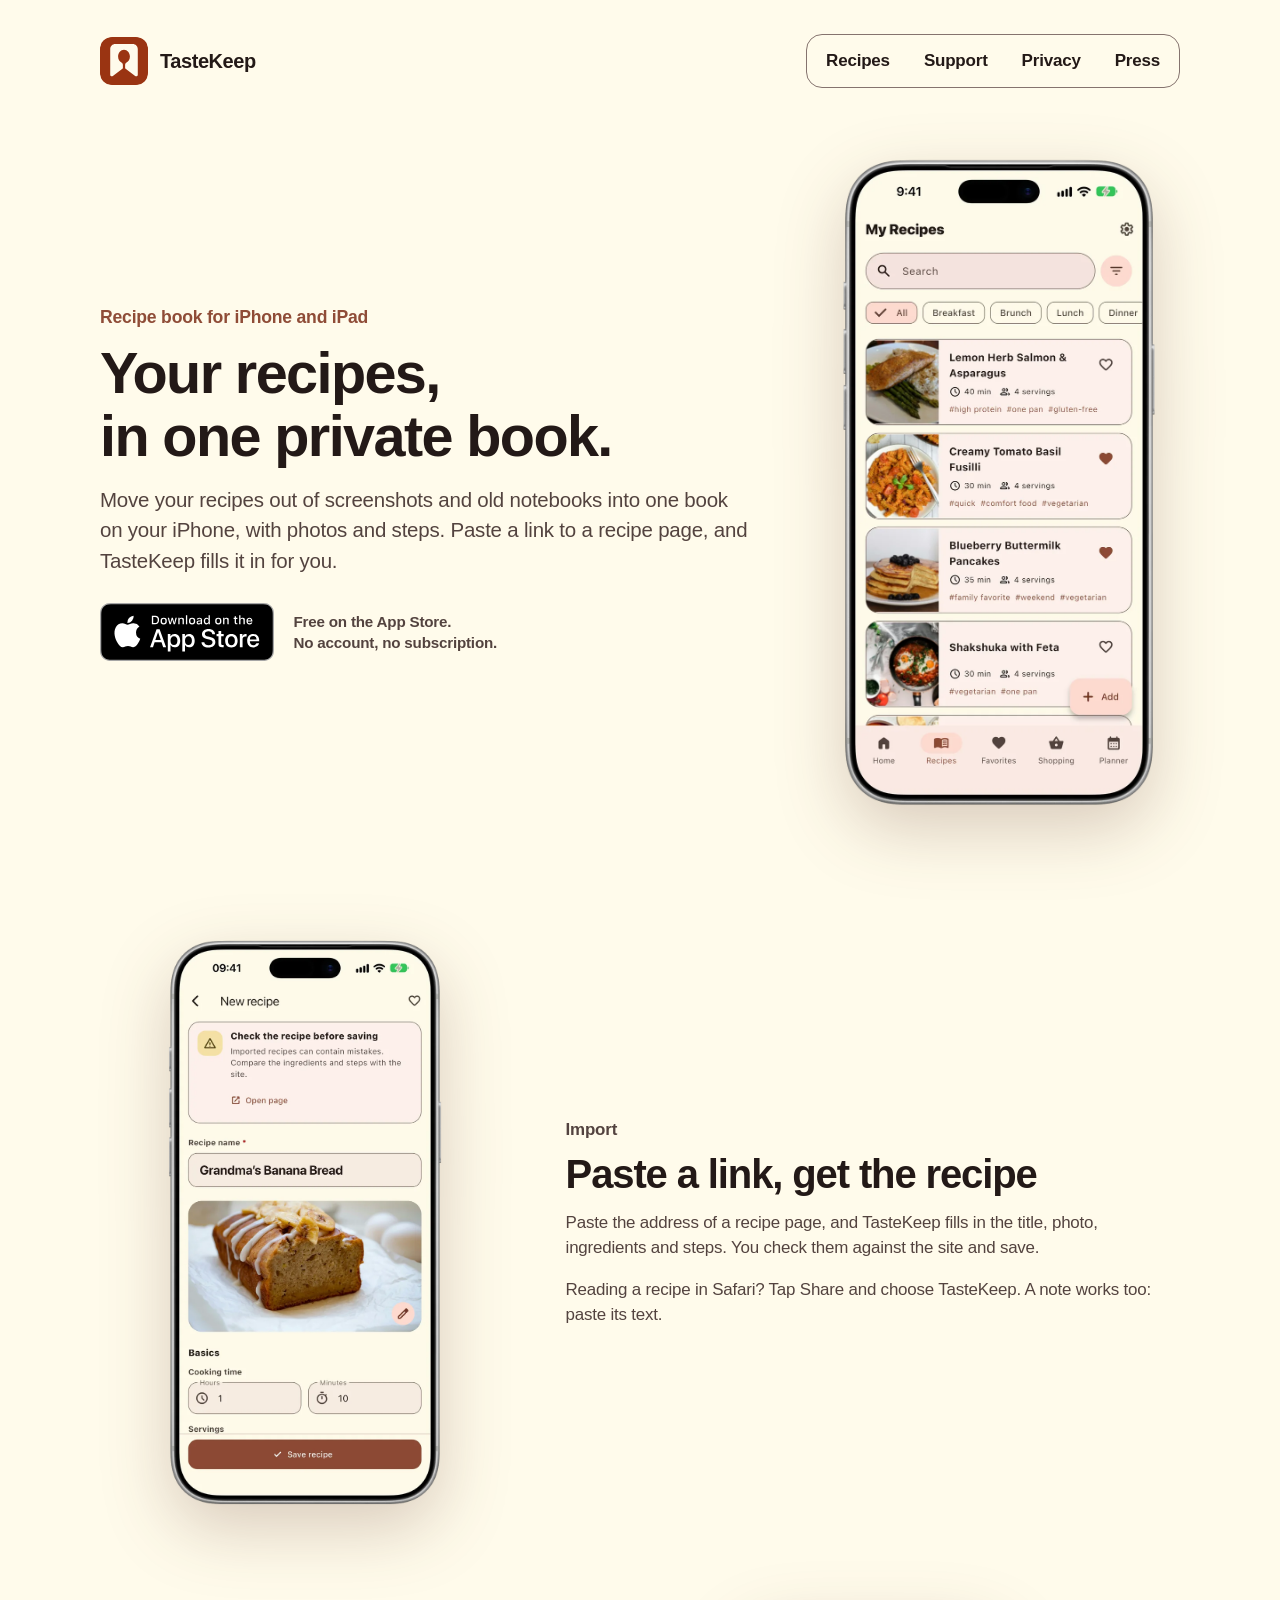
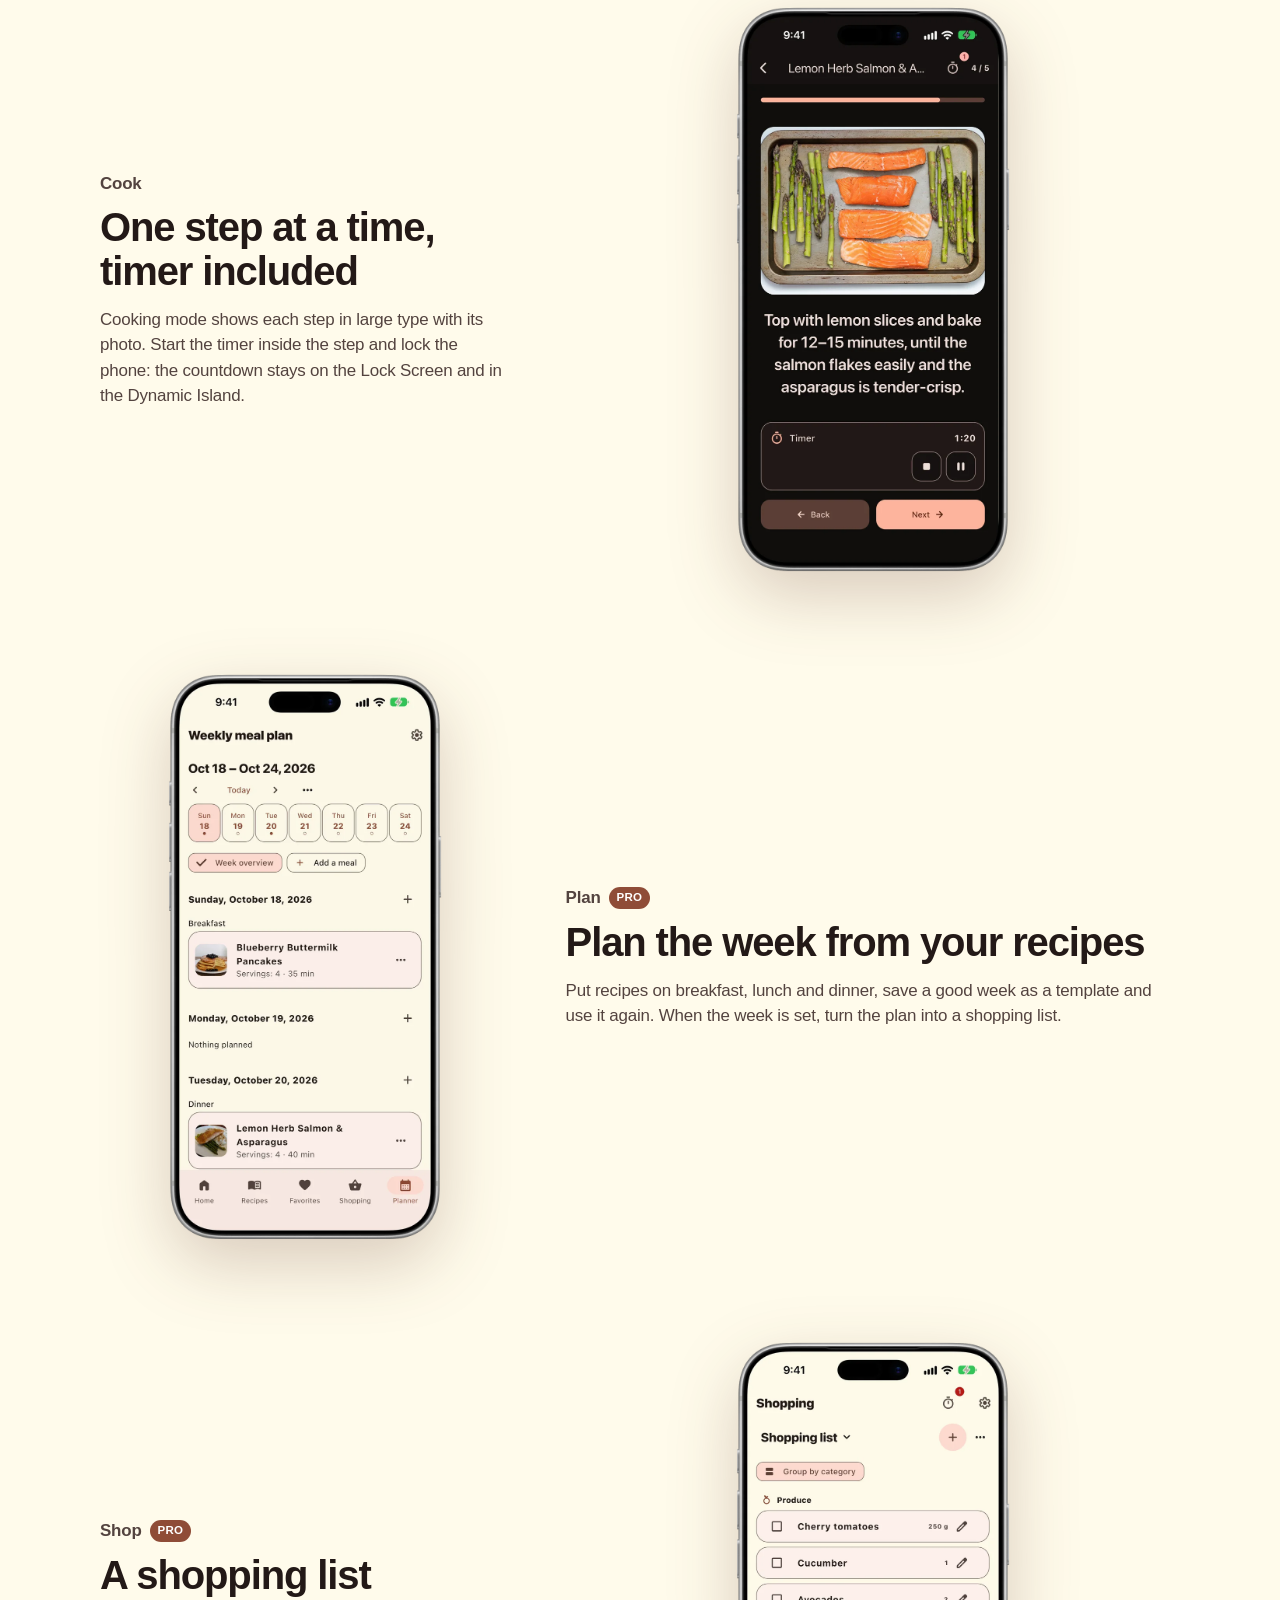
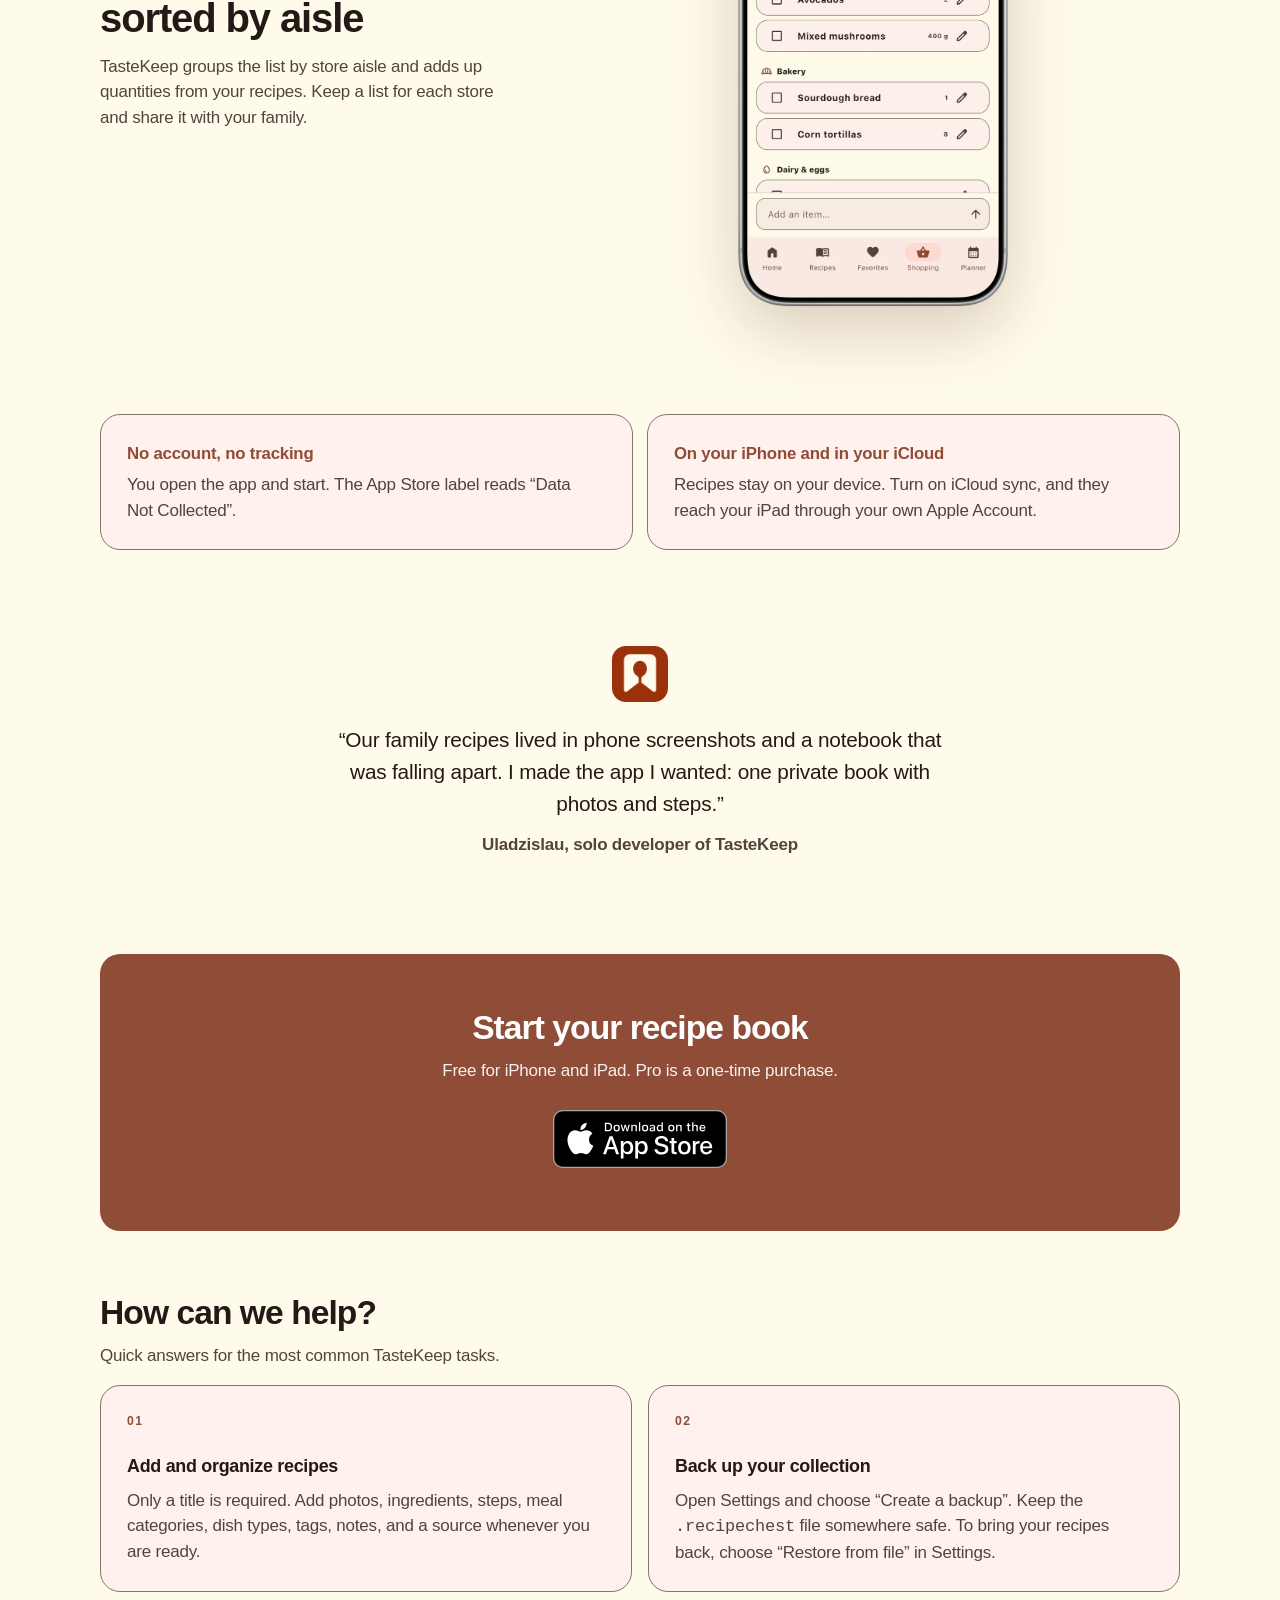
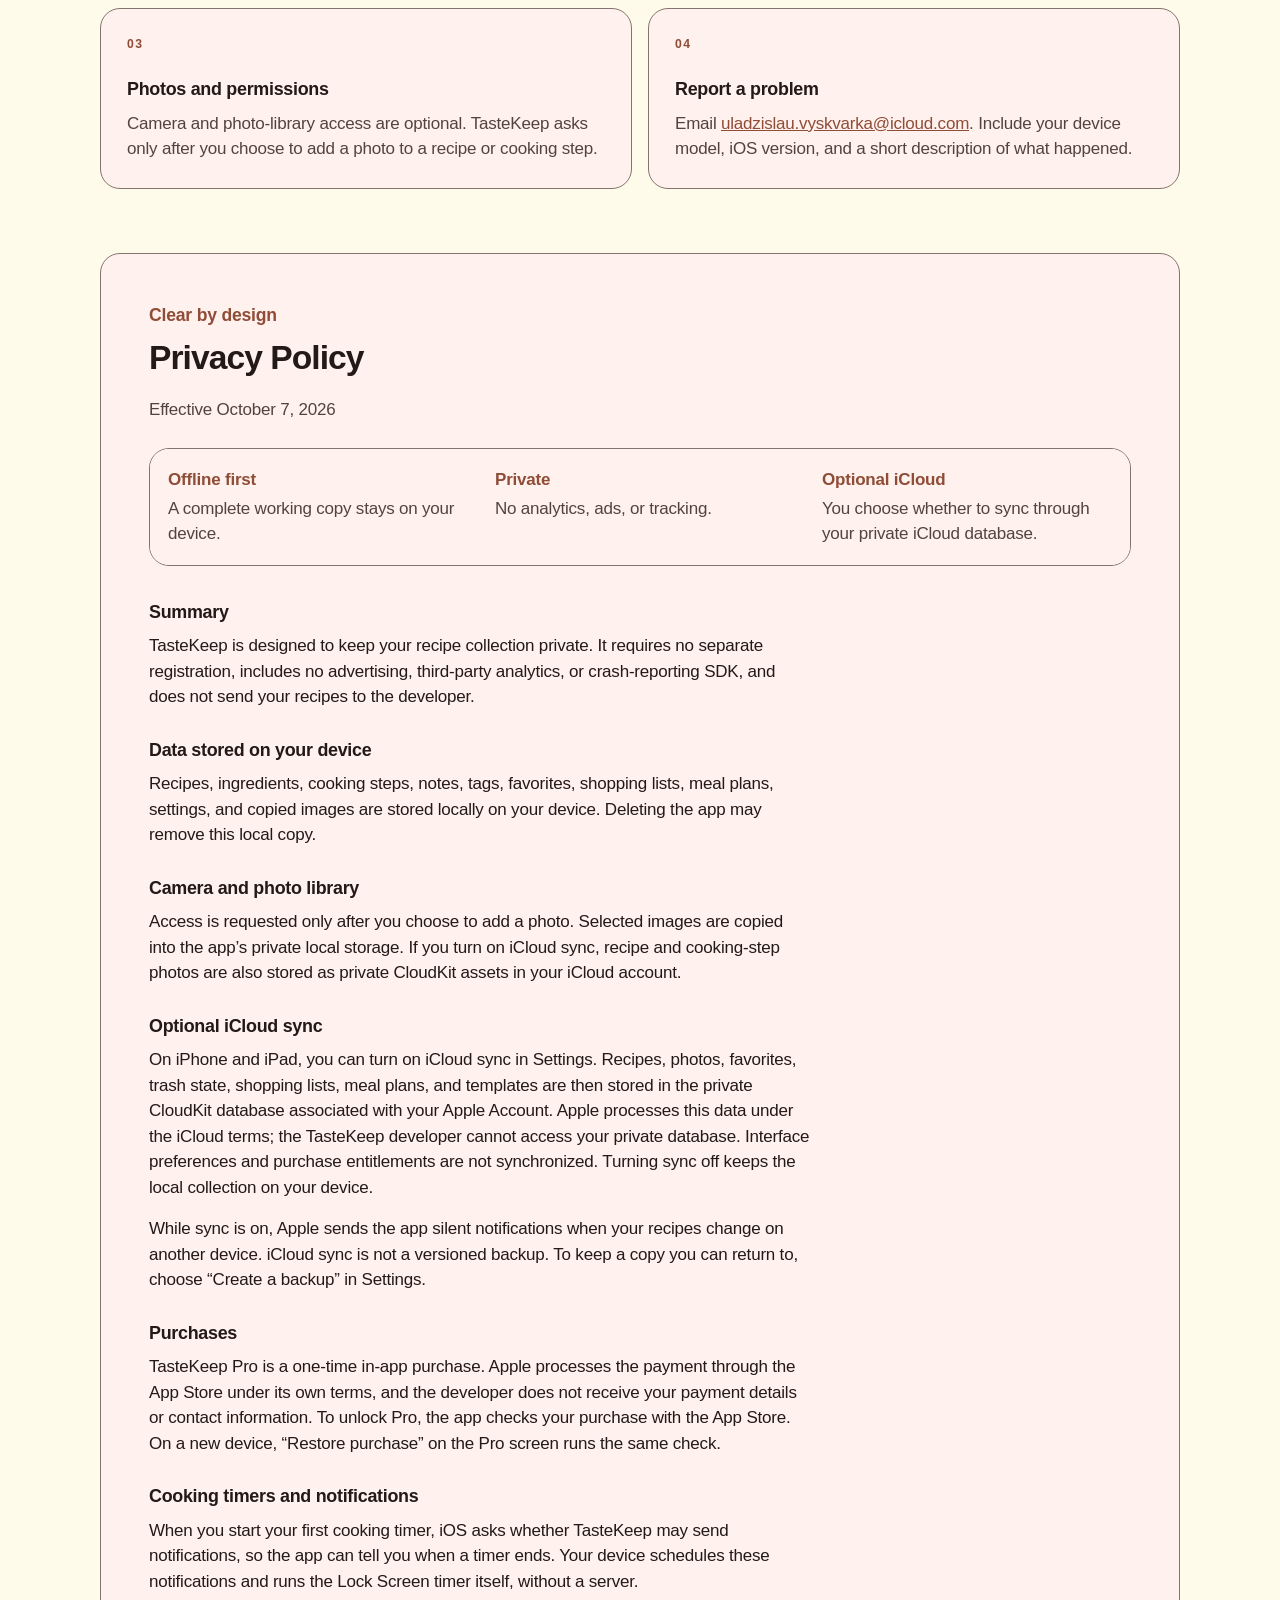
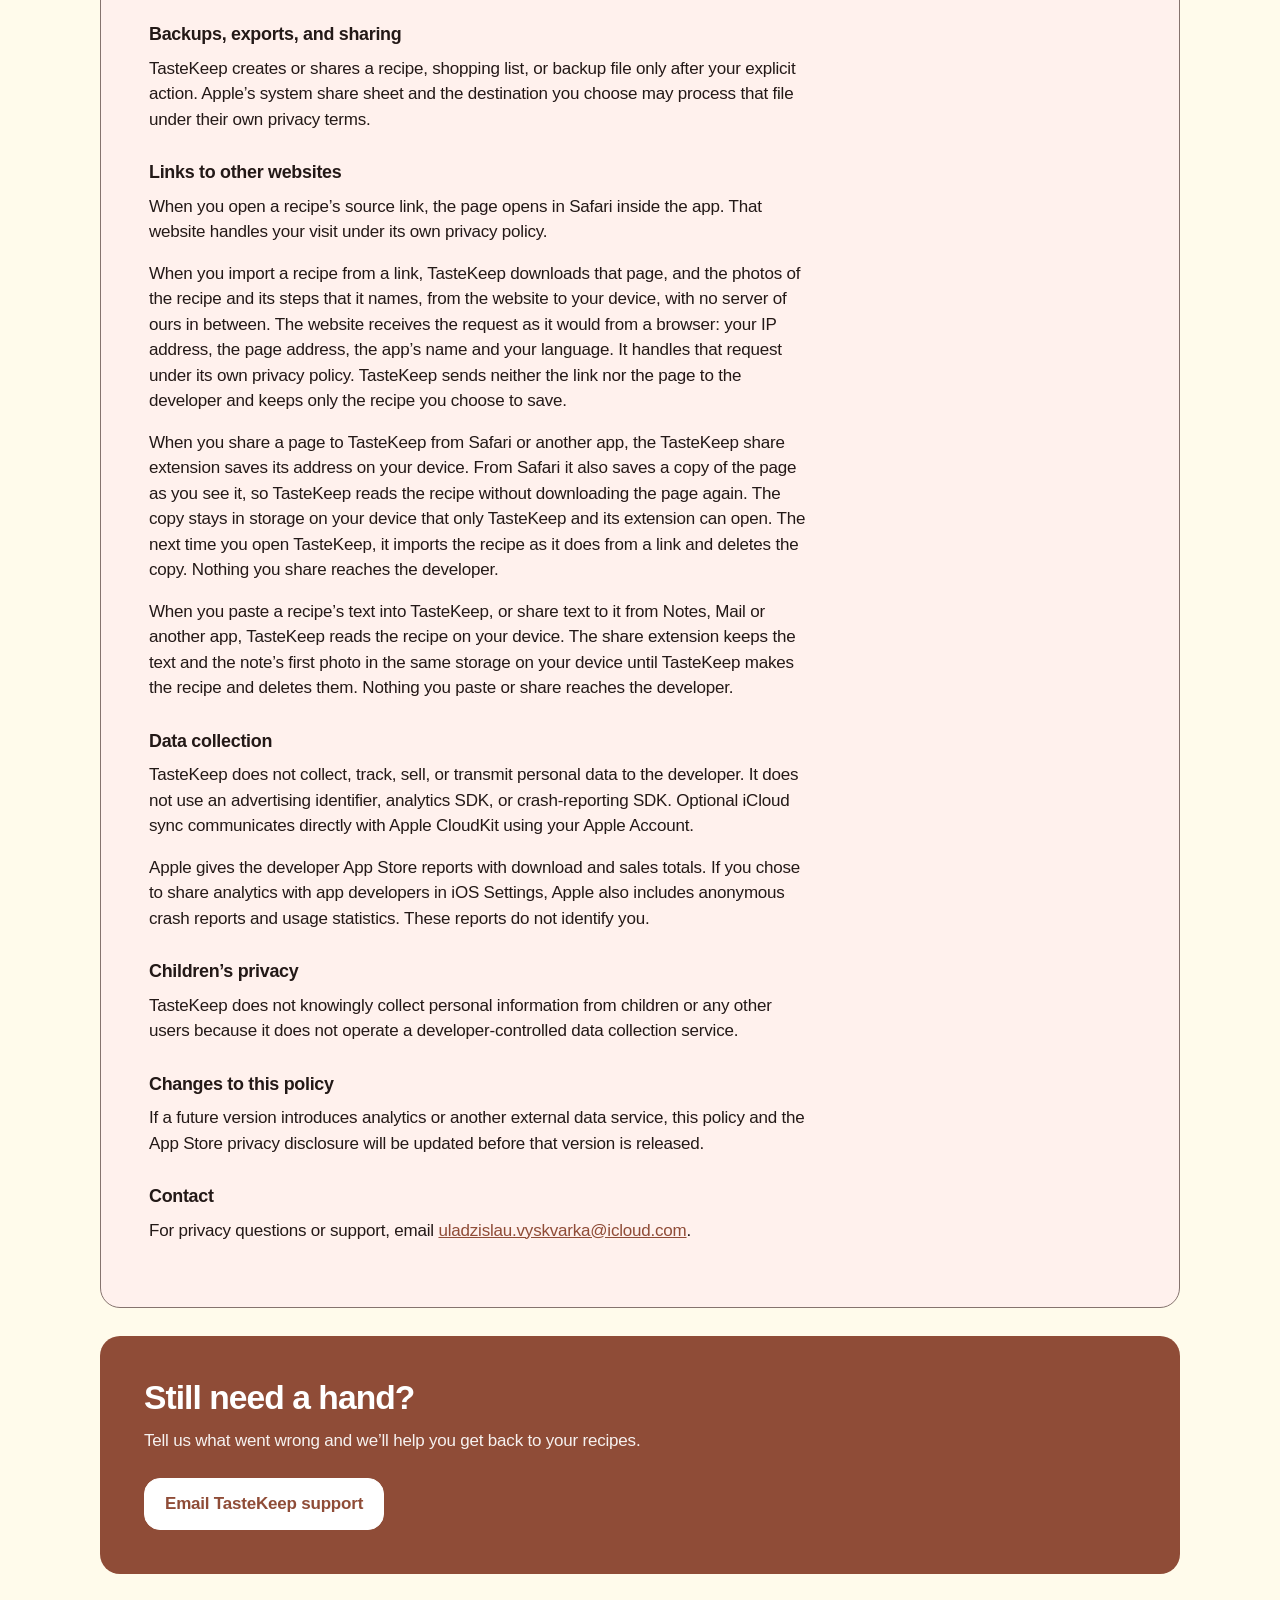
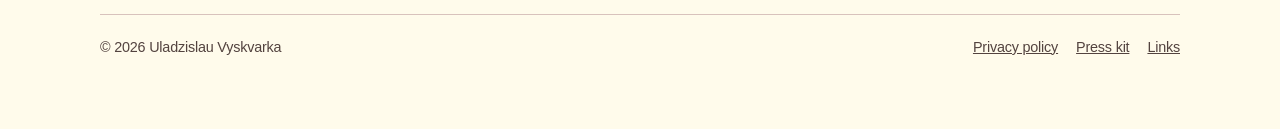
<file: index.html>
<!doctype html>
<html lang="en">
<head>
  <meta charset="utf-8">
  <meta name="viewport" content="width=device-width, initial-scale=1">
  <meta name="color-scheme" content="light dark">
  <meta name="theme-color" media="(prefers-color-scheme: light)" content="#fffbeb">
  <meta name="theme-color" media="(prefers-color-scheme: dark)" content="#120d0b">
  <title>TasteKeep: Recipe Keeper for iPhone and iPad</title>
  <meta name="description" content="TasteKeep is a private recipe book for iPhone and iPad: paste a link to import a recipe and cook with a timer on the Lock Screen. Support and privacy policy.">
  <link rel="canonical" href="https://queeselamor.github.io/tastekeep-support/">
  <meta name="apple-itunes-app" content="app-id=6805066789">
  <meta property="og:type" content="website">
  <meta property="og:url" content="https://queeselamor.github.io/tastekeep-support/">
  <meta property="og:title" content="TasteKeep: your recipes, in one private book">
  <meta property="og:description" content="Recipe book for iPhone and iPad. Paste a link, and TasteKeep fills in the recipe. No account, no subscription.">
  <meta property="og:image" content="https://queeselamor.github.io/tastekeep-support/assets/og-image.png">
  <meta property="og:image:width" content="1200">
  <meta property="og:image:height" content="630">
  <meta property="og:image:alt" content="TasteKeep on iPhone: a recipe book with photos.">
  <meta name="twitter:card" content="summary_large_image">
  <script type="application/ld+json">
  {
    "@context": "https://schema.org",
    "@graph": [
      {
        "@type": "WebSite",
        "name": "TasteKeep",
        "url": "https://queeselamor.github.io/tastekeep-support/"
      },
      {
        "@type": "MobileApplication",
        "name": "TasteKeep: Recipe Keeper",
        "operatingSystem": "iOS, iPadOS",
        "applicationCategory": "LifestyleApplication",
        "description": "A private recipe book for iPhone and iPad: import a recipe from a link or a note, cook step by step with Lock Screen timers, plan the week and shop with a list sorted by aisle.",
        "url": "https://queeselamor.github.io/tastekeep-support/",
        "installUrl": "https://apps.apple.com/app/id6805066789",
        "image": "https://queeselamor.github.io/tastekeep-support/assets/tastekeep-icon-256.png",
        "screenshot": "https://queeselamor.github.io/tastekeep-support/assets/screens/collection.webp",
        "author": { "@type": "Person", "name": "Uladzislau Vyskvarka" },
        "offers": { "@type": "Offer", "price": "0", "priceCurrency": "USD" }
      }
    ]
  }
  </script>
  <link rel="icon" href="assets/tastekeep-icon-256.png">
  <link rel="stylesheet" href="assets/site.css">
</head>
<body>
  <a class="skip-link" href="#content">Skip to content</a>

  <main id="content" class="shell wide">
    <header class="site-header">
      <a class="identity" href="./" aria-label="TasteKeep home">
        <span class="mark" aria-hidden="true">
          <svg viewBox="0 0 1024 1024">
            <rect class="mark-background" width="1024" height="1024" rx="220"/>
            <path class="mark-bookmark" d="M326 148h372c60 0 108 48 108 108v548c0 29-33 46-56 28L512 650 274 832c-23 18-56 1-56-28V256c0-60 48-108 108-108Z"/>
            <path class="mark-spoon" d="M512 270c-70 0-126 65-126 145 0 58 29 108 72 131 19 10 30 30 30 52v144c0 13 11 24 24 24s24-11 24-24V598c0-22 11-42 30-52 43-23 72-73 72-131 0-80-56-145-126-145Z"/>
          </svg>
        </span>
        <span class="brand">TasteKeep</span>
      </a>

      <nav class="site-nav" aria-label="Site">
        <a href="recipes/">Recipes</a>
        <a href="#support">Support</a>
        <a href="#privacy">Privacy</a>
        <a href="press/">Press</a>
      </nav>
    </header>

    <section class="top" aria-labelledby="hero-title">
      <div>
        <p class="eyebrow">Recipe book for iPhone and iPad</p>
        <h1 id="hero-title" class="home-title">Your recipes, <span class="tail">in&nbsp;one private&nbsp;book.</span></h1>
        <p class="lead">Move your recipes out of screenshots and old notebooks into one book on your iPhone, with photos and steps. Paste a link to a recipe page, and TasteKeep fills it in for you.</p>
        <div class="cta">
          <a class="store-badge" href="https://apps.apple.com/app/apple-store/id6805066789?pt=129091971&amp;ct=site&amp;mt=8"><img src="assets/app-store-badge.svg" width="174" height="58" alt="Download on the App Store"></a>
          <p class="cta-note">Free on the App Store.<br>No account, no subscription.</p>
        </div>
      </div>
      <div class="phone">
        <img src="assets/screens/collection.webp" width="720" height="1469" fetchpriority="high" alt="TasteKeep on iPhone: My Recipes with search, meal filters and recipe cards with photos.">
      </div>
    </section>

    <div class="features" id="features">
      <section class="feature-row" aria-labelledby="f-import">
        <div class="shot"><img src="assets/screens/imported.webp" width="720" height="1469" loading="lazy" alt="A recipe imported from a link: the title, photo and cooking time filled in, with a note to check it before saving."></div>
        <div>
          <p class="kicker">Import</p>
          <h2 id="f-import">Paste a link, get the recipe</h2>
          <p>Paste the address of a recipe page, and TasteKeep fills in the title, photo, ingredients and steps. You check them against the site and save.</p>
          <p>Reading a recipe in Safari? Tap Share and choose TasteKeep. A note works too: paste its text.</p>
        </div>
      </section>

      <section class="feature-row" aria-labelledby="f-cook">
        <div class="shot"><img src="assets/screens/cooking.webp" width="720" height="1469" loading="lazy" alt="Cooking mode: one step in large type with its photo and a running timer."></div>
        <div>
          <p class="kicker">Cook</p>
          <h2 id="f-cook">One step at a time, timer included</h2>
          <p>Cooking mode shows each step in large type with its photo. Start the timer inside the step and lock the phone: the countdown stays on the Lock Screen and in the Dynamic Island.</p>
        </div>
      </section>

      <section class="feature-row" aria-labelledby="f-plan">
        <div class="shot"><img src="assets/screens/planner.webp" width="720" height="1469" loading="lazy" alt="The weekly meal plan with breakfast and dinner planned for the week."></div>
        <div>
          <p class="kicker">Plan <span class="pro">Pro</span></p>
          <h2 id="f-plan">Plan the week from your recipes</h2>
          <p>Put recipes on breakfast, lunch and dinner, save a good week as a template and use it again. When the week is set, turn the plan into a shopping list.</p>
        </div>
      </section>

      <section class="feature-row" aria-labelledby="f-shop">
        <div class="shot"><img src="assets/screens/shopping.webp" width="720" height="1469" loading="lazy" alt="A shopping list grouped by aisle: produce, bakery, dairy and eggs."></div>
        <div>
          <p class="kicker">Shop <span class="pro">Pro</span></p>
          <h2 id="f-shop">A shopping list sorted by aisle</h2>
          <p>TasteKeep groups the list by store aisle and adds up quantities from your recipes. Keep a list for each store and share it with your family.</p>
        </div>
      </section>
    </div>

    <section class="privacy-band" aria-label="Privacy">
      <div class="card"><strong>No account, no tracking</strong><p>You open the app and start. The App Store label reads “Data Not Collected”.</p></div>
      <div class="card"><strong>On your iPhone and in your iCloud</strong><p>Recipes stay on your device. Turn on iCloud sync, and they reach your iPad through your own Apple Account.</p></div>
    </section>

    <figure class="founder">
      <img src="assets/tastekeep-icon-256.png" width="56" height="56" alt="">
      <blockquote>
        <p>“Our family recipes lived in phone screenshots and a notebook that was falling apart. I made the app I wanted: one private book with photos and steps.”</p>
      </blockquote>
      <figcaption>Uladzislau, solo developer of TasteKeep</figcaption>
    </figure>

    <section class="band" aria-labelledby="band-title">
      <h2 id="band-title">Start your recipe book</h2>
      <p>Free for iPhone and iPad. Pro is a one&#8209;time purchase.</p>
      <a class="store-badge" href="https://apps.apple.com/app/apple-store/id6805066789?pt=129091971&amp;ct=site&amp;mt=8"><img src="assets/app-store-badge.svg" width="174" height="58" alt="Download on the App Store"></a>
    </section>

    <section id="support" aria-labelledby="support-title">
      <h2 id="support-title">How can we help?</h2>
      <p class="section-intro">Quick answers for the most common TasteKeep tasks.</p>

      <div class="grid">
        <article class="card">
          <span class="card-number" aria-hidden="true">01</span>
          <h3>Add and organize recipes</h3>
          <p>Only a title is required. Add photos, ingredients, steps, meal categories, dish types, tags, notes, and a source whenever you are ready.</p>
        </article>
        <article class="card">
          <span class="card-number" aria-hidden="true">02</span>
          <h3>Back up your collection</h3>
          <p>Open Settings and choose “Create a backup”. Keep the <code>.recipechest</code> file somewhere safe. To bring your recipes back, choose “Restore from file” in Settings.</p>
        </article>
        <article class="card">
          <span class="card-number" aria-hidden="true">03</span>
          <h3>Photos and permissions</h3>
          <p>Camera and photo-library access are optional. TasteKeep asks only after you choose to add a photo to a recipe or cooking step.</p>
        </article>
        <article class="card">
          <span class="card-number" aria-hidden="true">04</span>
          <h3>Report a problem</h3>
          <p>Email <a href="mailto:uladzislau.vyskvarka@icloud.com">uladzislau.vyskvarka@icloud.com</a>. Include your device model, iOS version, and a short description of what happened.</p>
        </article>
      </div>
    </section>

    <section id="privacy" class="policy" aria-labelledby="privacy-title">
      <p class="eyebrow">Clear by design</p>
      <h2 id="privacy-title">Privacy Policy</h2>
      <p class="effective">Effective October 7, 2026</p>

      <div class="policy-summary" aria-label="Privacy summary">
        <div><strong>Offline first</strong><span>A complete working copy stays on your device.</span></div>
        <div><strong>Private</strong><span>No analytics, ads, or tracking.</span></div>
        <div><strong>Optional iCloud</strong><span>You choose whether to sync through your private iCloud database.</span></div>
      </div>

      <h3>Summary</h3>
      <p>TasteKeep is designed to keep your recipe collection private. It requires no separate registration, includes no advertising, third-party analytics, or crash-reporting SDK, and does not send your recipes to the developer.</p>

      <h3>Data stored on your device</h3>
      <p>Recipes, ingredients, cooking steps, notes, tags, favorites, shopping lists, meal plans, settings, and copied images are stored locally on your device. Deleting the app may remove this local copy.</p>

      <h3>Camera and photo library</h3>
      <p>Access is requested only after you choose to add a photo. Selected images are copied into the app’s private local storage. If you turn on iCloud sync, recipe and cooking-step photos are also stored as private CloudKit assets in your iCloud account.</p>

      <h3>Optional iCloud sync</h3>
      <p>On iPhone and iPad, you can turn on iCloud sync in Settings. Recipes, photos, favorites, trash state, shopping lists, meal plans, and templates are then stored in the private CloudKit database associated with your Apple Account. Apple processes this data under the iCloud terms; the TasteKeep developer cannot access your private database. Interface preferences and purchase entitlements are not synchronized. Turning sync off keeps the local collection on your device.</p>
      <p>While sync is on, Apple sends the app silent notifications when your recipes change on another device. iCloud sync is not a versioned backup. To keep a copy you can return to, choose “Create a backup” in Settings.</p>

      <h3>Purchases</h3>
      <p>TasteKeep Pro is a one-time in-app purchase. Apple processes the payment through the App Store under its own terms, and the developer does not receive your payment details or contact information. To unlock Pro, the app checks your purchase with the App Store. On a new device, “Restore purchase” on the Pro screen runs the same check.</p>

      <h3>Cooking timers and notifications</h3>
      <p>When you start your first cooking timer, iOS asks whether TasteKeep may send notifications, so the app can tell you when a timer ends. Your device schedules these notifications and runs the Lock Screen timer itself, without a server.</p>

      <h3>Backups, exports, and sharing</h3>
      <p>TasteKeep creates or shares a recipe, shopping list, or backup file only after your explicit action. Apple’s system share sheet and the destination you choose may process that file under their own privacy terms.</p>

      <h3>Links to other websites</h3>
      <p>When you open a recipe’s source link, the page opens in Safari inside the app. That website handles your visit under its own privacy policy.</p>
      <p>When you import a recipe from a link, TasteKeep downloads that page, and the photos of the recipe and its steps that it names, from the website to your device, with no server of ours in between. The website receives the request as it would from a browser: your IP address, the page address, the app’s name and your language. It handles that request under its own privacy policy. TasteKeep sends neither the link nor the page to the developer and keeps only the recipe you choose to save.</p>
      <p>When you share a page to TasteKeep from Safari or another app, the TasteKeep share extension saves its address on your device. From Safari it also saves a copy of the page as you see it, so TasteKeep reads the recipe without downloading the page again. The copy stays in storage on your device that only TasteKeep and its extension can open. The next time you open TasteKeep, it imports the recipe as it does from a link and deletes the copy. Nothing you share reaches the developer.</p>
      <p>When you paste a recipe’s text into TasteKeep, or share text to it from Notes, Mail or another app, TasteKeep reads the recipe on your device. The share extension keeps the text and the note’s first photo in the same storage on your device until TasteKeep makes the recipe and deletes them. Nothing you paste or share reaches the developer.</p>

      <h3>Data collection</h3>
      <p>TasteKeep does not collect, track, sell, or transmit personal data to the developer. It does not use an advertising identifier, analytics SDK, or crash-reporting SDK. Optional iCloud sync communicates directly with Apple CloudKit using your Apple Account.</p>
      <p>Apple gives the developer App Store reports with download and sales totals. If you chose to share analytics with app developers in iOS Settings, Apple also includes anonymous crash reports and usage statistics. These reports do not identify you.</p>

      <h3>Children’s privacy</h3>
      <p>TasteKeep does not knowingly collect personal information from children or any other users because it does not operate a developer-controlled data collection service.</p>

      <h3>Changes to this policy</h3>
      <p>If a future version introduces analytics or another external data service, this policy and the App Store privacy disclosure will be updated before that version is released.</p>

      <h3>Contact</h3>
      <p>For privacy questions or support, email <a href="mailto:uladzislau.vyskvarka@icloud.com">uladzislau.vyskvarka@icloud.com</a>.</p>
    </section>

    <section class="contact-card" aria-labelledby="contact-title">
      <h2 id="contact-title">Still need a hand?</h2>
      <p>Tell us what went wrong and we’ll help you get back to your recipes.</p>
      <a class="button" href="mailto:uladzislau.vyskvarka@icloud.com?subject=TasteKeep%20Support">Email TasteKeep support</a>
    </section>

    <footer class="site-footer">
      <p>© 2026 Uladzislau Vyskvarka</p>
      <nav aria-label="Footer">
        <a href="#privacy">Privacy policy</a>
        <a href="press/">Press kit</a>
        <a href="links/">Links</a>
      </nav>
    </footer>
  </main>
</body>
</html>
</file>
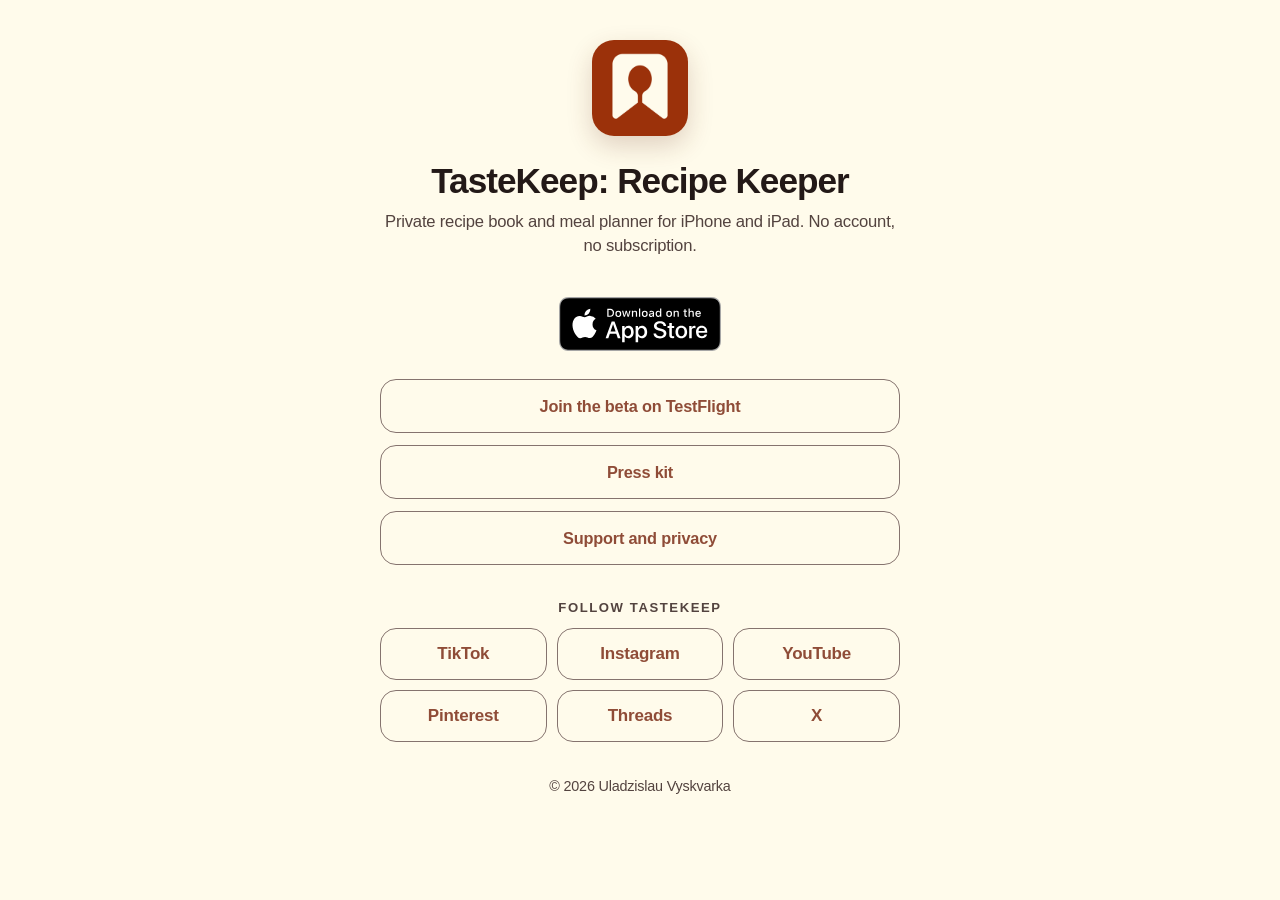
<file: links/index.html>
<!doctype html>
<html lang="en">
<head>
  <meta charset="utf-8">
  <meta name="viewport" content="width=device-width, initial-scale=1">
  <meta name="color-scheme" content="light dark">
  <meta name="theme-color" media="(prefers-color-scheme: light)" content="#fffbeb">
  <meta name="theme-color" media="(prefers-color-scheme: dark)" content="#120d0b">
  <title>TasteKeep: Recipe Keeper</title>
  <meta name="description" content="TasteKeep: Recipe Keeper. Private recipe book and meal planner for iPhone and iPad. No account, no subscription.">
  <meta property="og:title" content="TasteKeep: Recipe Keeper">
  <meta property="og:description" content="Private recipe book and meal planner for iPhone and iPad. No account, no subscription.">
  <meta property="og:image" content="https://queeselamor.github.io/tastekeep-support/assets/tastekeep-icon-256.png">
  <link rel="icon" href="../assets/tastekeep-icon-256.png">
  <link rel="stylesheet" href="../assets/site.css">
</head>
<body>
  <main class="links-shell">
    <img class="icon" src="../assets/tastekeep-icon-256.png" width="96" height="96" alt="TasteKeep app icon">
    <h1>TasteKeep: Recipe Keeper</h1>
    <p class="lead">Private recipe book and meal planner for iPhone and iPad. No account, no subscription.</p>

    <ul class="link-list">
      <li>
        <a class="store-badge" href="https://apps.apple.com/app/apple-store/id6805066789?pt=129091971&amp;ct=site&amp;mt=8"><img src="../assets/app-store-badge.svg" width="162" height="54" alt="Download on the App Store"></a>
      </li>
      <li><a class="button" href="https://testflight.apple.com/join/NPdfy1F3">Join the beta on TestFlight</a></li>
      <li><a class="button" href="../press/">Press kit</a></li>
      <li><a class="button" href="../">Support and privacy</a></li>
    </ul>

    <h2 class="social-title">Follow TasteKeep</h2>
    <ul class="social-list">
      <li><a class="button" href="https://www.tiktok.com/@tastekeep">TikTok</a></li>
      <li><a class="button" href="https://www.instagram.com/tastekeep">Instagram</a></li>
      <li><a class="button" href="https://www.youtube.com/@TasteKeep">YouTube</a></li>
      <li><a class="button" href="https://www.pinterest.com/tastekeep/">Pinterest</a></li>
      <li><a class="button" href="https://www.threads.com/@tastekeep">Threads</a></li>
      <li><a class="button" href="https://x.com/tastekeep">X</a></li>
    </ul>

    <p class="links-footer">© 2026 Uladzislau Vyskvarka</p>
  </main>
</body>
</html>
</file>
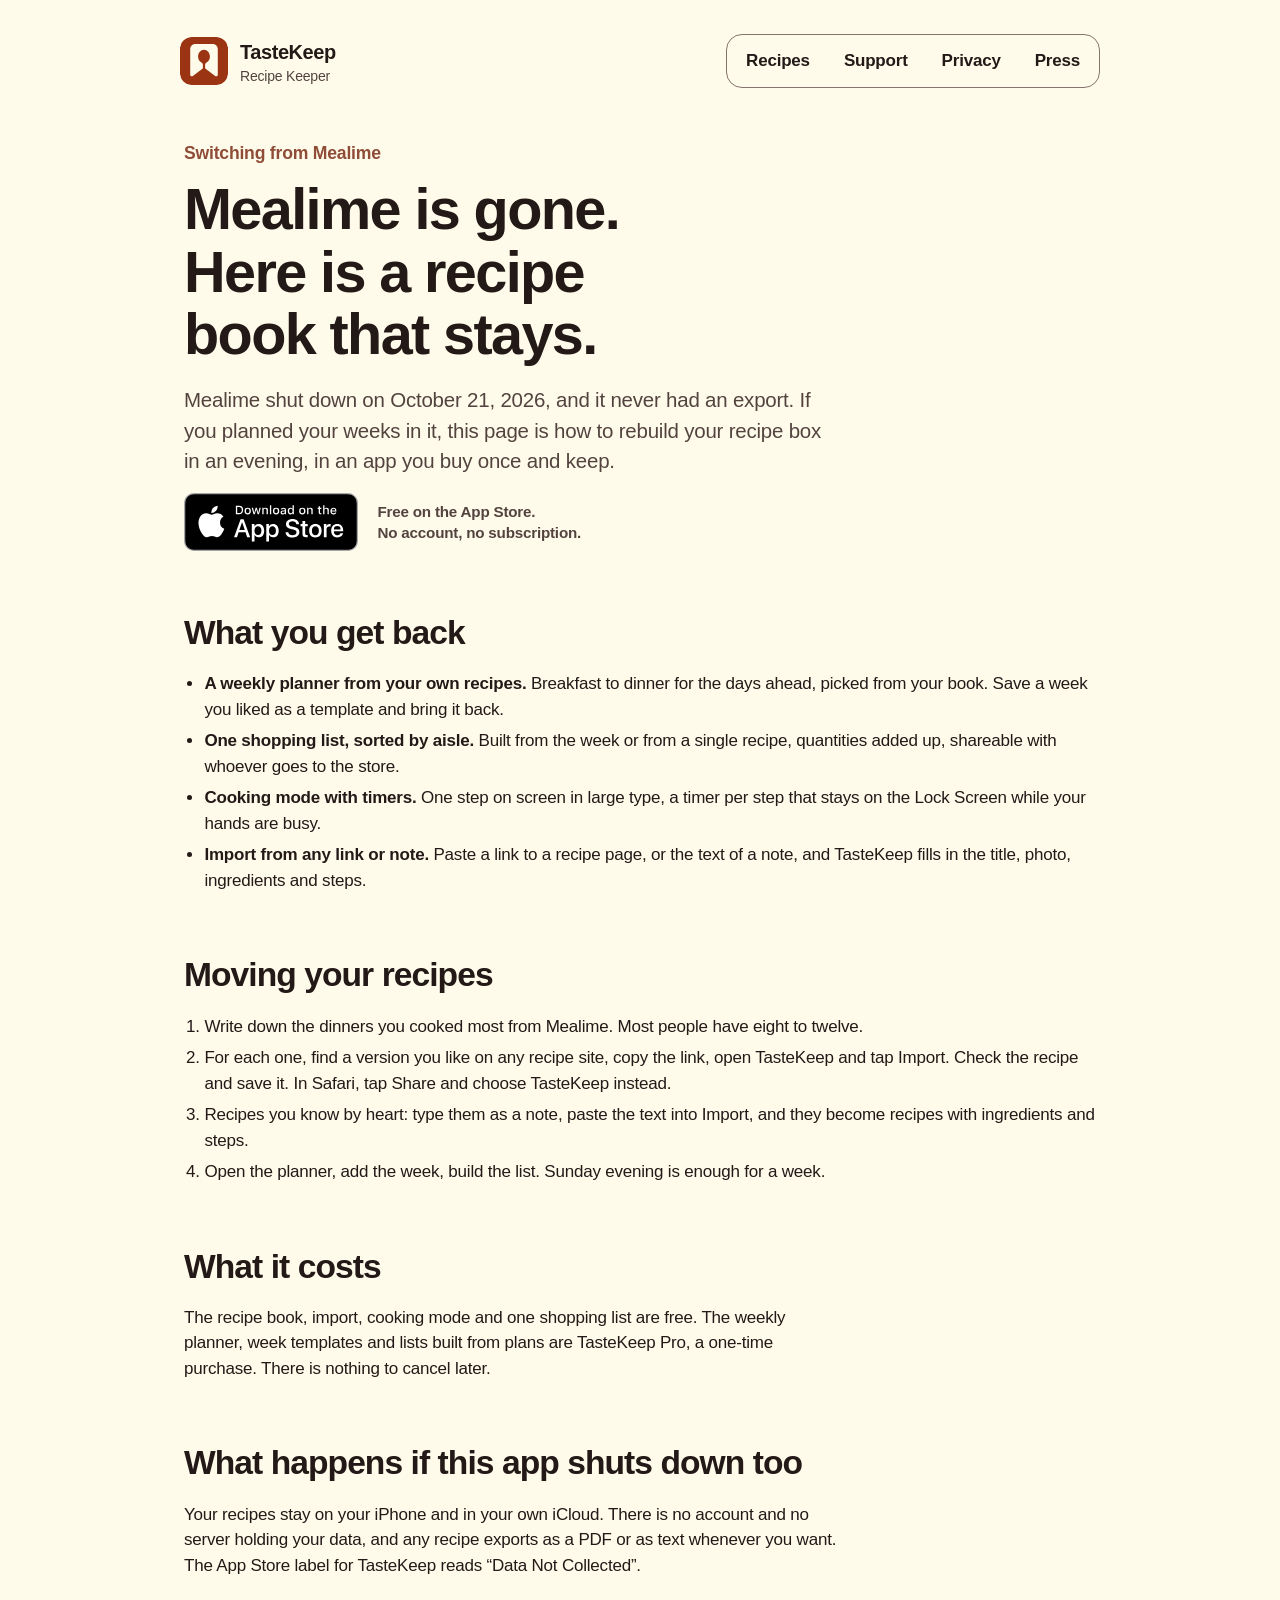
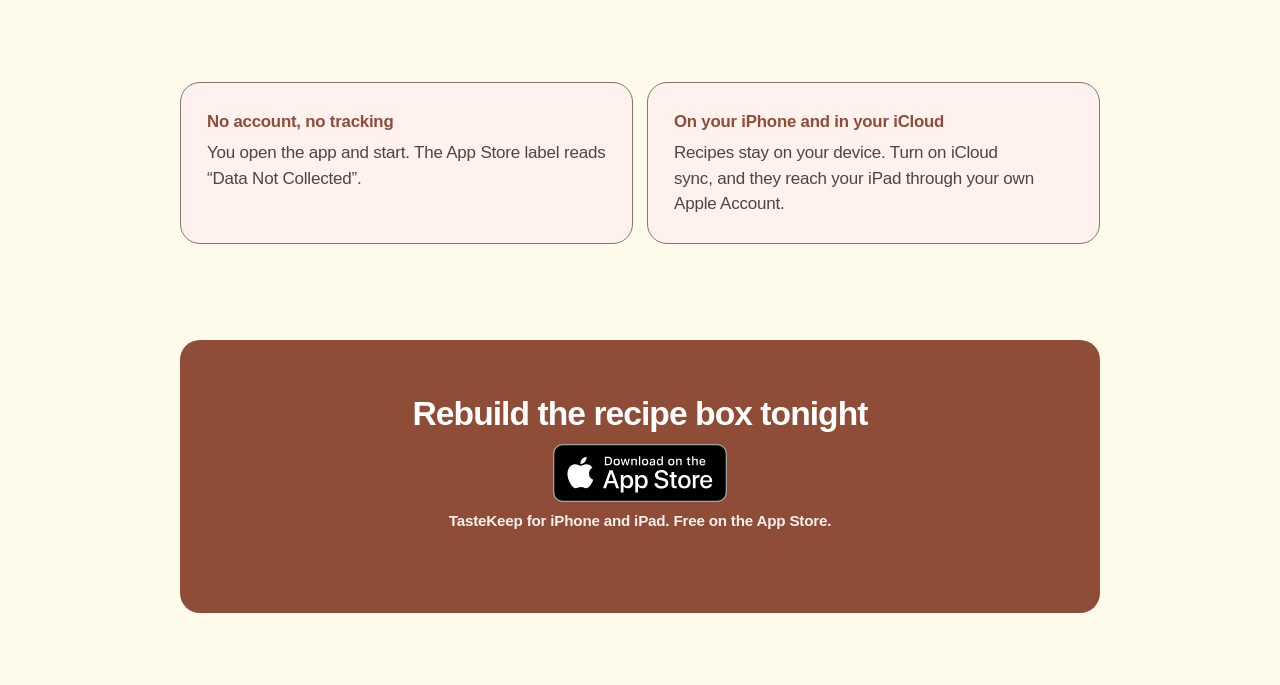
<file: mealime-alternative/index.html>
<!doctype html>
<html lang="en">
<head>
  <meta charset="utf-8">
  <meta name="viewport" content="width=device-width, initial-scale=1">
  <meta name="color-scheme" content="light dark">
  <meta name="theme-color" media="(prefers-color-scheme: light)" content="#fffbeb">
  <meta name="theme-color" media="(prefers-color-scheme: dark)" content="#120d0b">
  <title>Mealime alternative without a subscription | TasteKeep</title>
  <meta name="description" content="Mealime shut down on October 21, 2026 with no export. TasteKeep is a private recipe book for iPhone and iPad with a weekly planner and a grocery list by aisle. One-time purchase, no account.">
  <link rel="canonical" href="https://queeselamor.github.io/tastekeep-support/mealime-alternative/">
  <meta property="og:title" content="Mealime alternative without a subscription">
  <meta property="og:description" content="A private recipe book that stays on your iPhone: import from any link or note, plan the week, shop by aisle. No account, no subscription.">
  <meta property="og:image" content="https://queeselamor.github.io/tastekeep-support/assets/og-image.png">
  <link rel="icon" href="../assets/tastekeep-icon-256.png">
  <link rel="stylesheet" href="../assets/site.css">
  <script type="application/ld+json">
  {
    "@context": "https://schema.org",
    "@type": "FAQPage",
    "mainEntity": [
      {"@type": "Question", "name": "Can I export my recipes from Mealime?",
       "acceptedAnswer": {"@type": "Answer", "text": "No. Mealime never had an export, and the app shut down on October 21, 2026. Recipes you remember can be rebuilt from any recipe site or typed as a note."}},
      {"@type": "Question", "name": "Does TasteKeep need a subscription?",
       "acceptedAnswer": {"@type": "Answer", "text": "No. The recipe book, import, cooking mode with timers and one shopping list are free. The weekly planner and lists built from plans are TasteKeep Pro, a one-time purchase."}},
      {"@type": "Question", "name": "What happens to my recipes if TasteKeep shuts down?",
       "acceptedAnswer": {"@type": "Answer", "text": "They stay on your iPhone and in your own iCloud, and any recipe exports as PDF or text at any time. There is no account and no server holding your data."}}
    ]
  }
  </script>
</head>
<body>
  <a class="skip-link" href="#content">Skip to content</a>

  <main id="content" class="shell">
    <header class="site-header">
      <a class="identity" href="../" aria-label="TasteKeep support home">
        <span class="mark" aria-hidden="true">
          <svg viewBox="0 0 1024 1024">
            <rect class="mark-background" width="1024" height="1024" rx="220"/>
            <path class="mark-bookmark" d="M326 148h372c60 0 108 48 108 108v548c0 29-33 46-56 28L512 650 274 832c-23 18-56 1-56-28V256c0-60 48-108 108-108Z"/>
            <path class="mark-spoon" d="M512 270c-70 0-126 65-126 145 0 58 29 108 72 131 19 10 30 30 30 52v144c0 13 11 24 24 24s24-11 24-24V598c0-22 11-42 30-52 43-23 72-73 72-131 0-80-56-145-126-145Z"/>
          </svg>
        </span>
        <span>
          <span class="brand">TasteKeep</span>
          <span class="brand-note">Recipe Keeper</span>
        </span>
      </a>

      <nav class="site-nav" aria-label="Site">
        <a href="../recipes/">Recipes</a>
        <a href="../#support">Support</a>
        <a href="../#privacy">Privacy</a>
        <a href="../press/">Press</a>
      </nav>
    </header>

    <article class="hero" aria-labelledby="page-title">
      <p class="eyebrow">Switching from Mealime</p>
      <h1 id="page-title">Mealime is gone. Here is a recipe book that stays.</h1>
      <p class="lead">Mealime shut down on October 21, 2026, and it never had an export. If you planned your weeks in it, this page is how to rebuild your recipe box in an evening, in an app you buy once and keep.</p>

      <div class="cta">
        <a class="store-badge" href="https://apps.apple.com/app/apple-store/id6805066789?pt=129091971&amp;ct=mealime&amp;mt=8"><img src="../assets/app-store-badge.svg" width="174" height="58" alt="Download on the App Store"></a>
        <p class="cta-note">Free on the App Store.<br>No account, no subscription.</p>
      </div>

      <h2>What you get back</h2>
      <ul class="plain-list">
        <li><strong>A weekly planner from your own recipes.</strong> Breakfast to dinner for the days ahead, picked from your book. Save a week you liked as a template and bring it back.</li>
        <li><strong>One shopping list, sorted by aisle.</strong> Built from the week or from a single recipe, quantities added up, shareable with whoever goes to the store.</li>
        <li><strong>Cooking mode with timers.</strong> One step on screen in large type, a timer per step that stays on the Lock Screen while your hands are busy.</li>
        <li><strong>Import from any link or note.</strong> Paste a link to a recipe page, or the text of a note, and TasteKeep fills in the title, photo, ingredients and steps.</li>
      </ul>

      <h2>Moving your recipes</h2>
      <ol class="plain-list">
        <li>Write down the dinners you cooked most from Mealime. Most people have eight to twelve.</li>
        <li>For each one, find a version you like on any recipe site, copy the link, open TasteKeep and tap Import. Check the recipe and save it. In Safari, tap Share and choose TasteKeep instead.</li>
        <li>Recipes you know by heart: type them as a note, paste the text into Import, and they become recipes with ingredients and steps.</li>
        <li>Open the planner, add the week, build the list. Sunday evening is enough for a week.</li>
      </ol>

      <h2>What it costs</h2>
      <p>The recipe book, import, cooking mode and one shopping list are free. The weekly planner, week templates and lists built from plans are TasteKeep Pro, a one-time purchase. There is nothing to cancel later.</p>

      <h2>What happens if this app shuts down too</h2>
      <p>Your recipes stay on your iPhone and in your own iCloud. There is no account and no server holding your data, and any recipe exports as a PDF or as text whenever you want. The App Store label for TasteKeep reads “Data Not Collected”.</p>
    </article>

    <section class="privacy-band" aria-label="Privacy">
      <div class="card"><strong>No account, no tracking</strong><p>You open the app and start. The App Store label reads “Data Not Collected”.</p></div>
      <div class="card"><strong>On your iPhone and in your iCloud</strong><p>Recipes stay on your device. Turn on iCloud sync, and they reach your iPad through your own Apple Account.</p></div>
    </section>

    <section class="band" aria-labelledby="band-title">
      <h2 id="band-title">Rebuild the recipe box tonight</h2>
      <a class="store-badge" href="https://apps.apple.com/app/apple-store/id6805066789?pt=129091971&amp;ct=mealime&amp;mt=8"><img src="../assets/app-store-badge.svg" width="174" height="58" alt="Download on the App Store"></a>
      <p class="cta-note">TasteKeep for iPhone and iPad. Free on the App Store.</p>
    </section>
  </main>
</body>
</html>
</file>
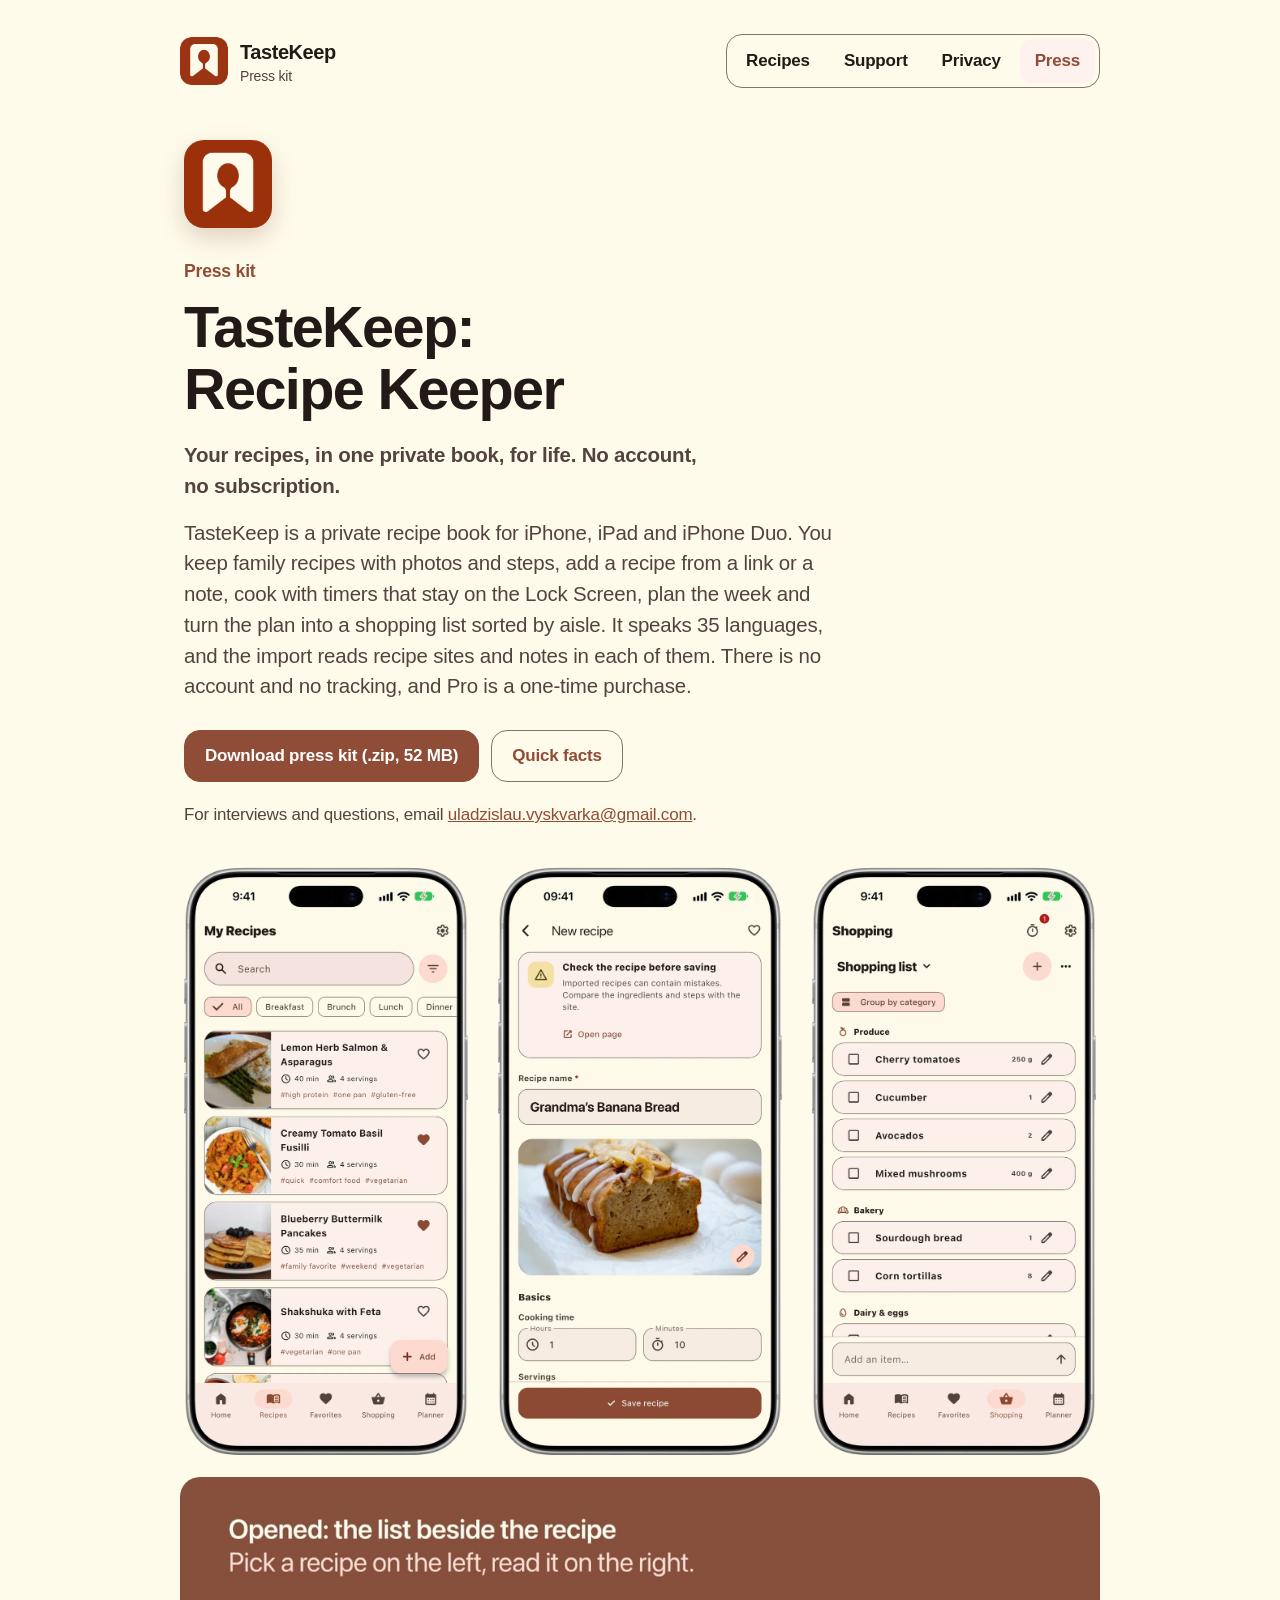
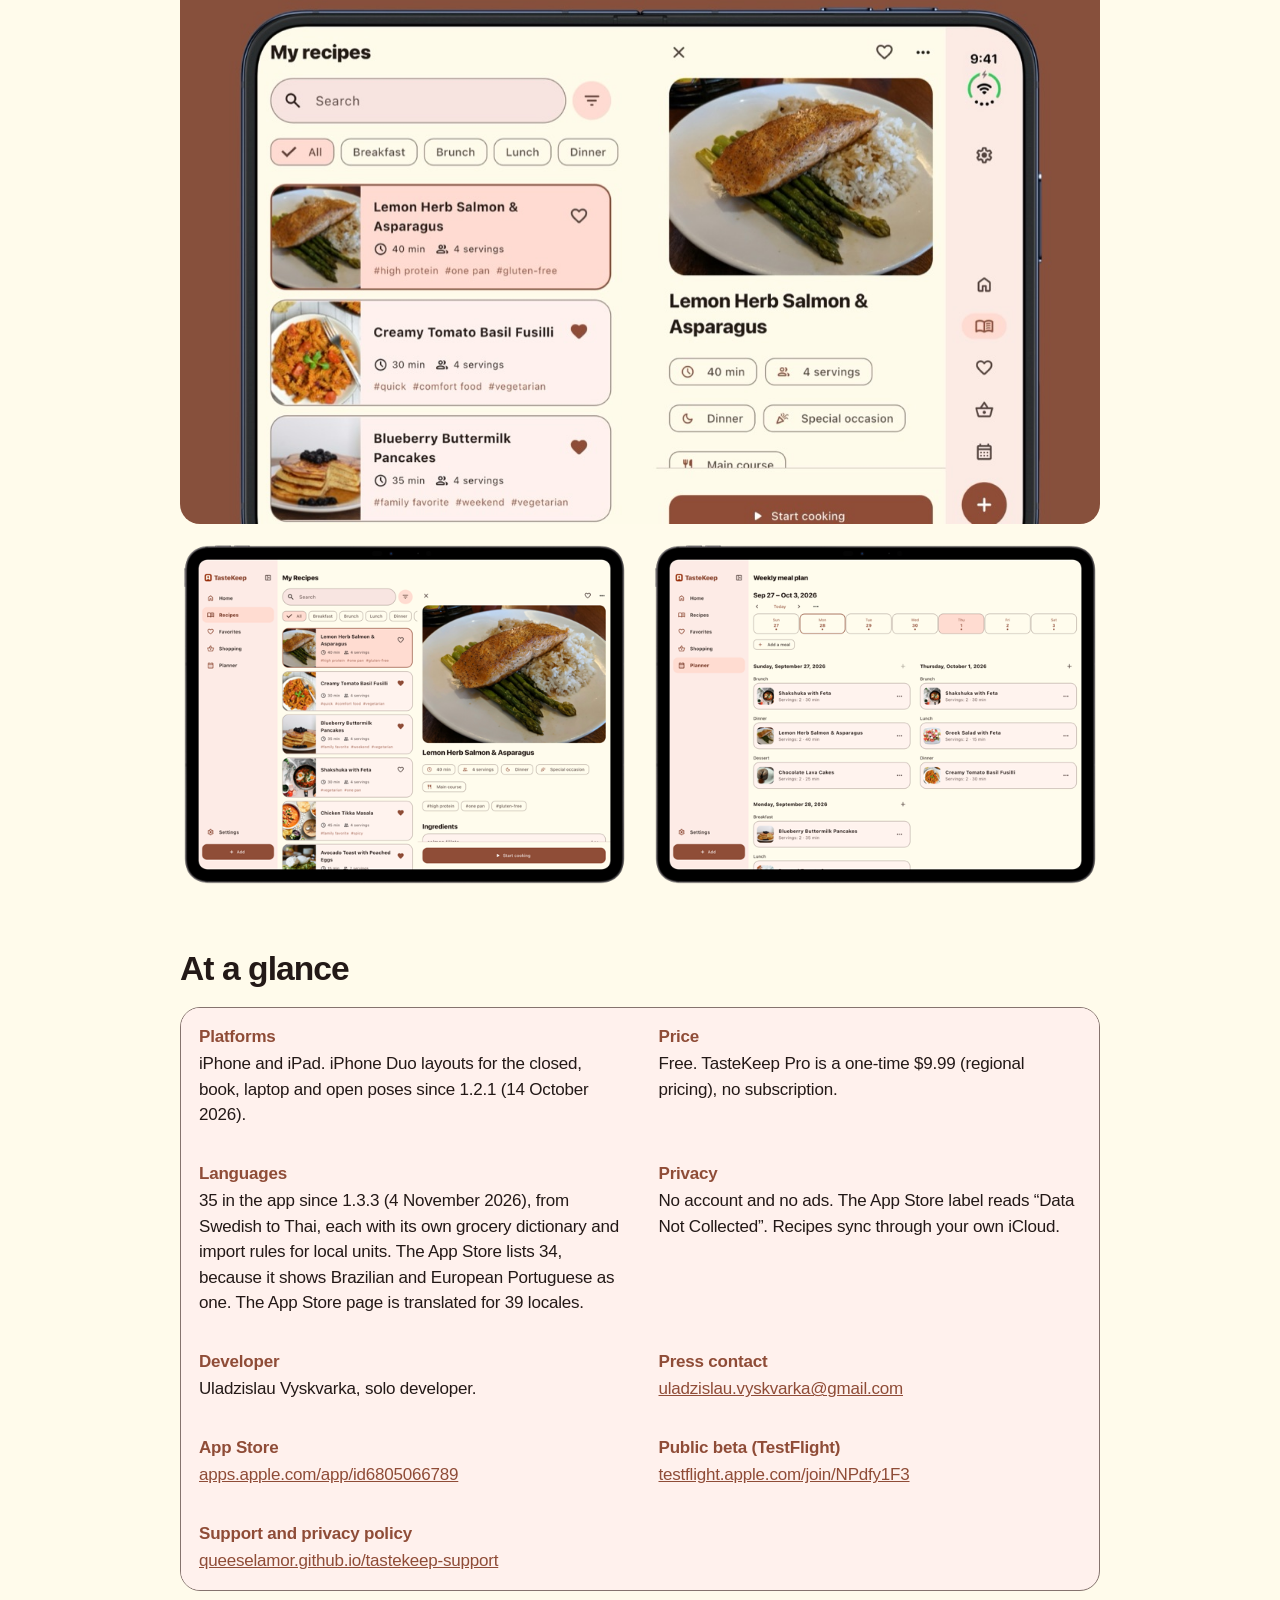
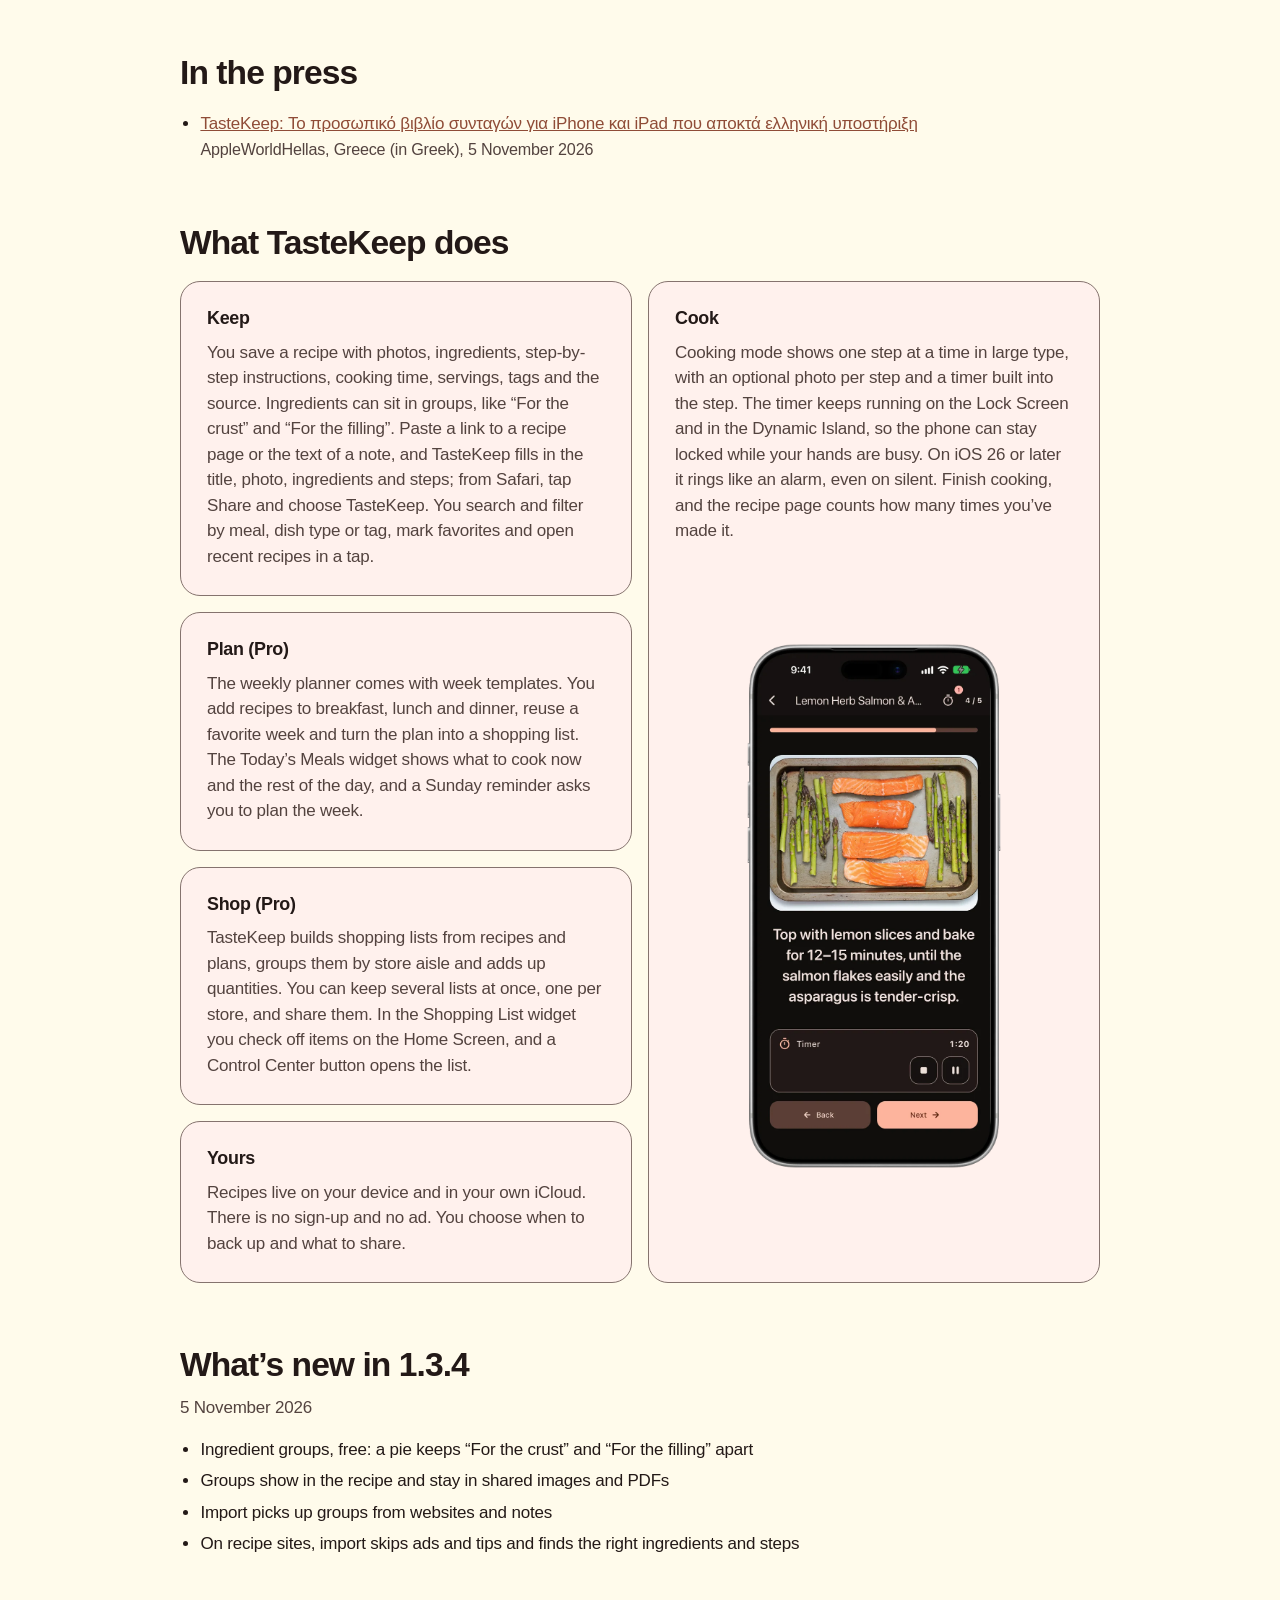
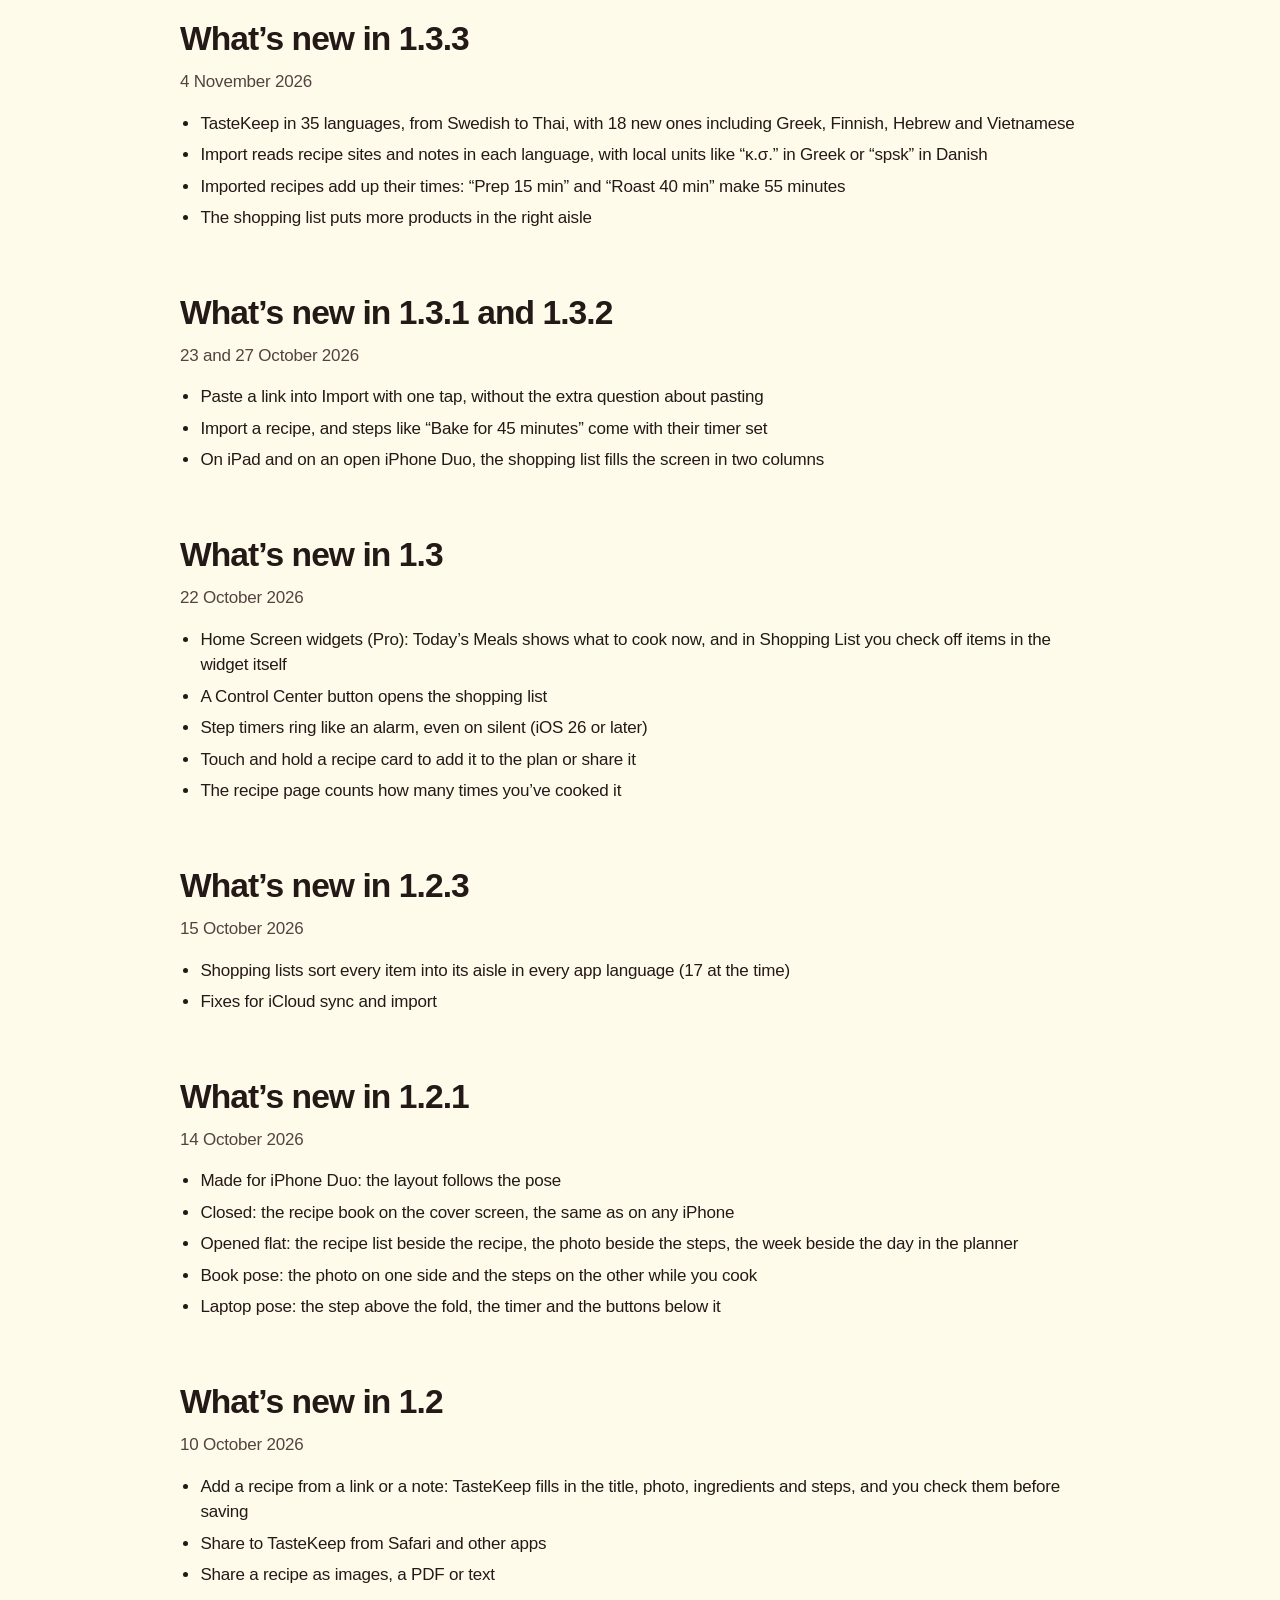
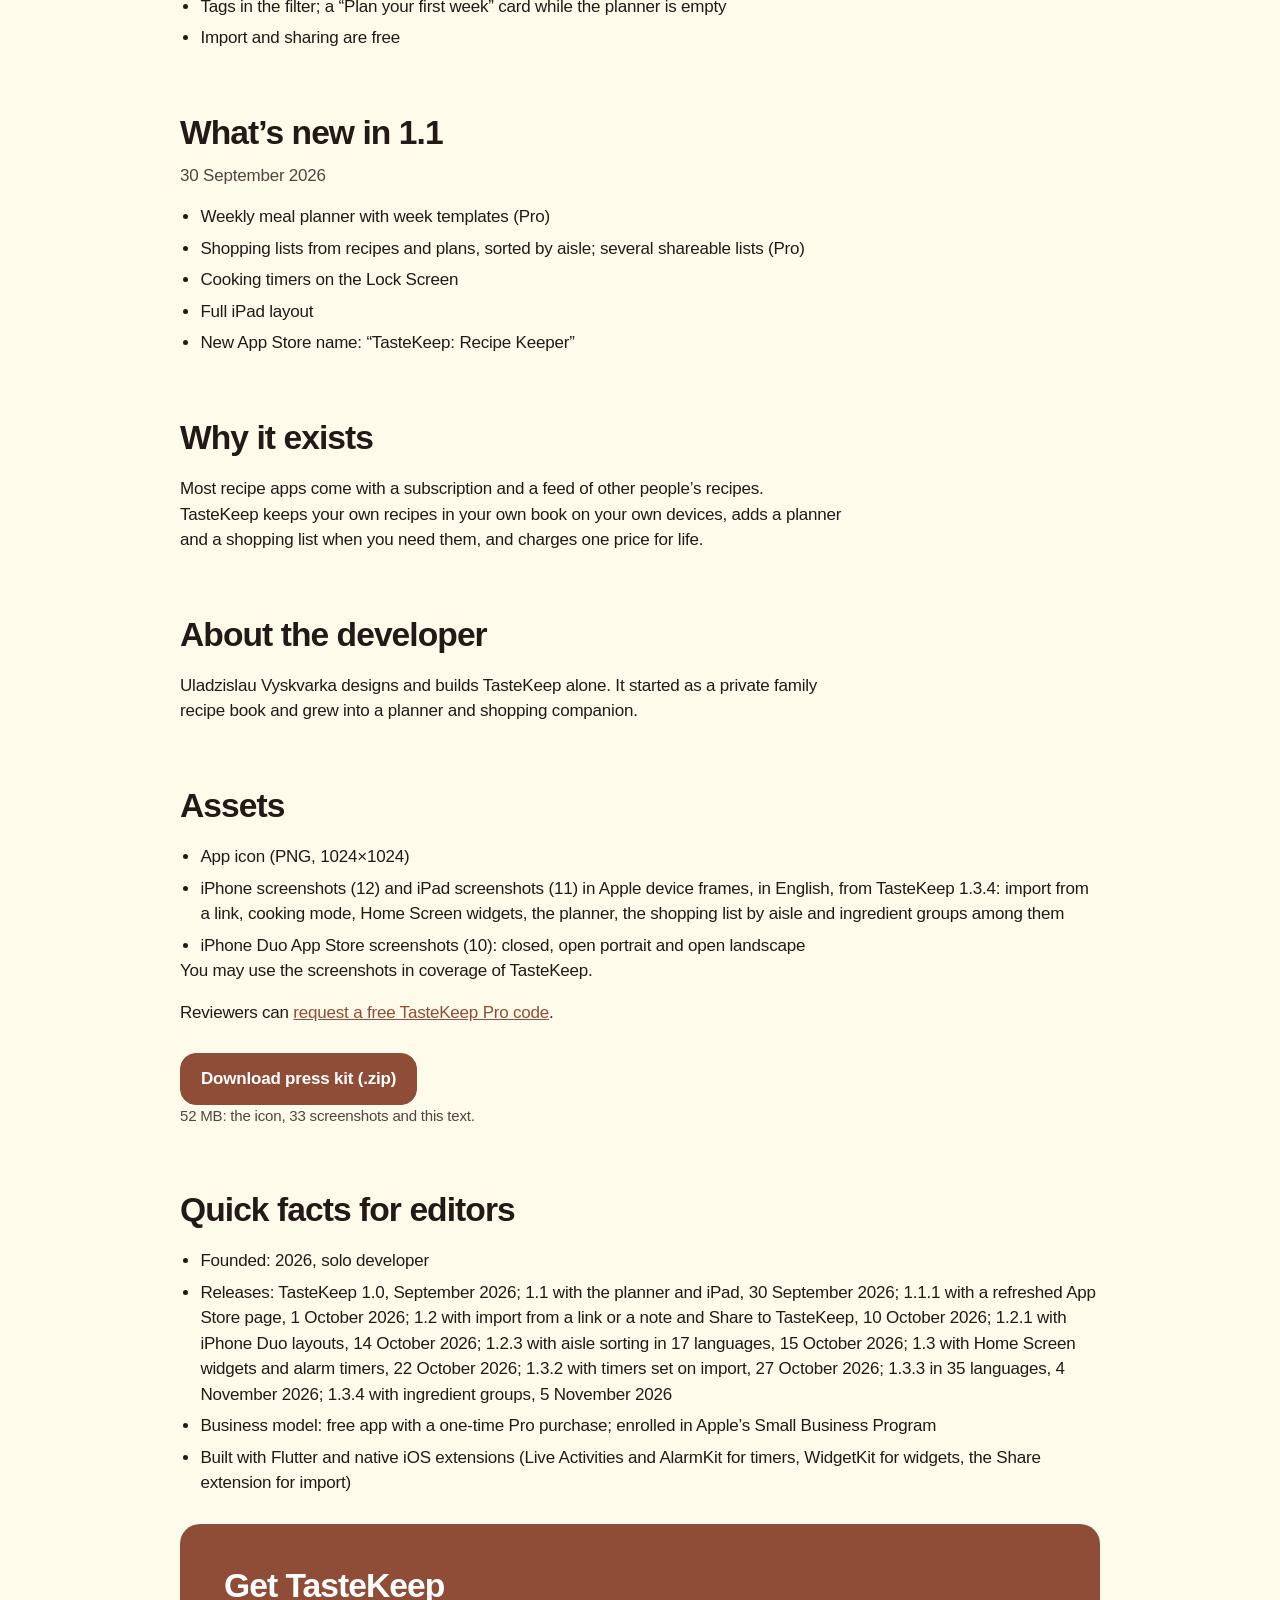
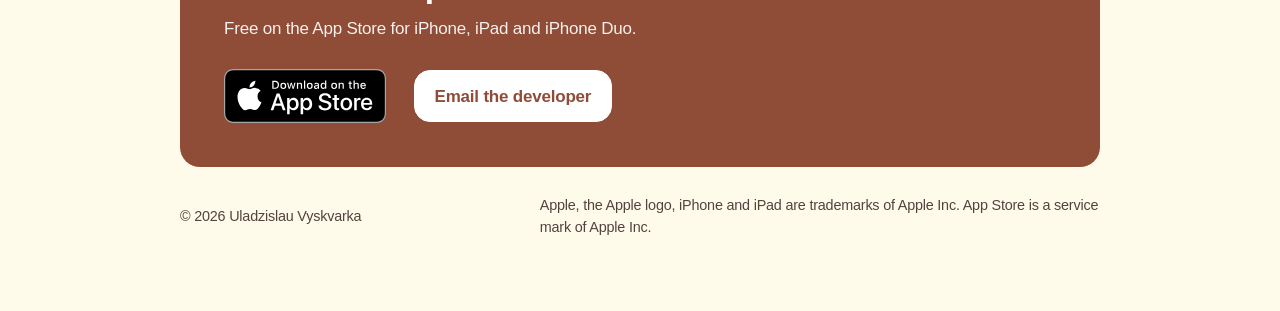
<file: press/index.html>
<!doctype html>
<html lang="en">
<head>
  <meta charset="utf-8">
  <meta name="viewport" content="width=device-width, initial-scale=1">
  <meta name="color-scheme" content="light dark">
  <meta name="theme-color" media="(prefers-color-scheme: light)" content="#fffbeb">
  <meta name="theme-color" media="(prefers-color-scheme: dark)" content="#120d0b">
  <title>Press kit | TasteKeep: Recipe Keeper</title>
  <meta name="description" content="Press kit for TasteKeep, a private recipe book and meal planner for iPhone, iPad and iPhone Duo: facts, screenshots, the app icon and product videos.">
  <meta property="og:title" content="Press kit | TasteKeep: Recipe Keeper">
  <meta property="og:description" content="A private recipe book and meal planner for iPhone, iPad and iPhone Duo. No account, no subscription.">
  <meta property="og:image" content="https://queeselamor.github.io/tastekeep-support/assets/og-image.png">
  <meta property="og:image:width" content="1200">
  <meta property="og:image:height" content="630">
  <meta name="twitter:card" content="summary_large_image">
  <link rel="canonical" href="https://queeselamor.github.io/tastekeep-support/press/">
  <link rel="icon" href="../assets/tastekeep-icon-256.png">
  <link rel="stylesheet" href="../assets/site.css">
</head>
<body>
  <a class="skip-link" href="#content">Skip to content</a>

  <main id="content" class="shell">
    <header class="site-header">
      <a class="identity" href="../" aria-label="TasteKeep support home">
        <span class="mark" aria-hidden="true">
          <svg viewBox="0 0 1024 1024">
            <rect class="mark-background" width="1024" height="1024" rx="220"/>
            <path class="mark-bookmark" d="M326 148h372c60 0 108 48 108 108v548c0 29-33 46-56 28L512 650 274 832c-23 18-56 1-56-28V256c0-60 48-108 108-108Z"/>
            <path class="mark-spoon" d="M512 270c-70 0-126 65-126 145 0 58 29 108 72 131 19 10 30 30 30 52v144c0 13 11 24 24 24s24-11 24-24V598c0-22 11-42 30-52 43-23 72-73 72-131 0-80-56-145-126-145Z"/>
          </svg>
        </span>
        <span>
          <span class="brand">TasteKeep</span>
          <span class="brand-note">Press kit</span>
        </span>
      </a>

      <nav class="site-nav" aria-label="Site">
        <a href="../recipes/">Recipes</a>
        <a href="../#support">Support</a>
        <a href="../#privacy">Privacy</a>
        <a href="./" aria-current="page">Press</a>
      </nav>
    </header>

    <section class="hero" aria-labelledby="hero-title">
      <img class="icon" src="../assets/tastekeep-icon-256.png" width="88" height="88" alt="">
      <p class="eyebrow">Press kit</p>
      <h1 id="hero-title">TasteKeep: Recipe Keeper</h1>
      <p class="lead"><strong>Your recipes, in one private book, for life. No account, no subscription.</strong></p>
      <p class="lead">TasteKeep is a private recipe book for iPhone, iPad and iPhone Duo. You keep family recipes with photos and steps, add a recipe from a link or a note, cook with timers that stay on the Lock Screen, plan the week and turn the plan into a shopping list sorted by aisle. It speaks 35 languages, and the import reads recipe sites and notes in each of them. There is no account and no tracking, and Pro is a one-time purchase.</p>

      <div class="actions">
        <a class="button primary" href="TasteKeep-press-kit.zip" download>Download press kit (.zip, 52 MB)</a>
        <a class="button" href="#facts">Quick facts</a>
      </div>
      <p class="press-contact">For interviews and questions, email <a href="mailto:uladzislau.vyskvarka@gmail.com?subject=TasteKeep%20press">uladzislau.vyskvarka@gmail.com</a>.</p>
    </section>

    <ul class="screens" aria-label="Screenshots on iPhone">
      <li><img src="../assets/screens/collection.webp" width="720" height="1469" alt="TasteKeep on iPhone: the recipe book with search, meal filters and recipe cards with photos."></li>
      <li><img src="../assets/screens/imported.webp" width="720" height="1469" loading="lazy" alt="A recipe imported from a link on iPhone: the title, photo and cooking time filled in, with a note to check it before saving."></li>
      <li><img src="../assets/screens/shopping.webp" width="720" height="1469" loading="lazy" alt="A shopping list on iPhone, grouped by aisle: produce, bakery, dairy and eggs."></li>
    </ul>
    <figure class="duo-shot">
      <img src="images/duo-open-collection-1200.jpg" width="1200" height="844" loading="lazy" alt="TasteKeep on iPhone Duo, opened flat: the recipe list on the left and the open recipe on the right.">
    </figure>
    <ul class="screens pad" aria-label="Screenshots on iPad">
      <li><img src="images/ipad-01-collection-600.png" width="600" height="460" loading="lazy" alt="TasteKeep on iPad: the recipe list beside an open recipe."></li>
      <li><img src="images/ipad-03-planner-600.png" width="600" height="460" loading="lazy" alt="The weekly meal planner on iPad, with several days side by side."></li>
    </ul>

    <section id="facts" aria-labelledby="facts-title">
      <h2 id="facts-title">At a glance</h2>
      <dl class="facts">
        <div><dt>Platforms</dt><dd>iPhone and iPad. iPhone Duo layouts for the closed, book, laptop and open poses since 1.2.1 (14 October 2026).</dd></div>
        <div><dt>Price</dt><dd>Free. TasteKeep Pro is a one-time $9.99 (regional pricing), no subscription.</dd></div>
        <div><dt>Languages</dt><dd>35 in the app since 1.3.3 (4 November 2026), from Swedish to Thai, each with its own grocery dictionary and import rules for local units. The App Store lists 34, because it shows Brazilian and European Portuguese as one. The App Store page is translated for 39 locales.</dd></div>
        <div><dt>Privacy</dt><dd>No account and no ads. The App Store label reads “Data Not Collected”. Recipes sync through your own iCloud.</dd></div>
        <div><dt>Developer</dt><dd>Uladzislau Vyskvarka, solo developer.</dd></div>
        <div><dt>Press contact</dt><dd><a href="mailto:uladzislau.vyskvarka@gmail.com?subject=TasteKeep%20press">uladzislau.vyskvarka@gmail.com</a></dd></div>
        <div><dt>App Store</dt><dd><a href="https://apps.apple.com/app/apple-store/id6805066789?pt=129091971&amp;ct=site&amp;mt=8">apps.apple.com/app/id6805066789</a></dd></div>
        <div><dt>Public beta (TestFlight)</dt><dd><a href="https://testflight.apple.com/join/NPdfy1F3">testflight.apple.com/join/NPdfy1F3</a></dd></div>
        <div><dt>Support and privacy policy</dt><dd><a href="../">queeselamor.github.io/tastekeep-support</a></dd></div>
      </dl>
    </section>

    <section id="coverage" aria-labelledby="coverage-title">
      <h2 id="coverage-title">In the press</h2>
      <ul class="plain-list coverage">
        <li>
          <a href="https://appleworldhellas.com/tastekeep-iphone-ipad-recipes-greek/" lang="el">TasteKeep: Το προσωπικό βιβλίο συνταγών για iPhone και iPad που αποκτά ελληνική υποστήριξη</a>
          <span class="coverage-meta">AppleWorldHellas, Greece (in Greek), 5&nbsp;November 2026</span>
        </li>
      </ul>
    </section>

    <section aria-labelledby="does-title">
      <h2 id="does-title">What TasteKeep does</h2>
      <div class="feature">
        <article class="card">
          <h3>Keep</h3>
          <p>You save a recipe with photos, ingredients, step-by-step instructions, cooking time, servings, tags and the source. Ingredients can sit in groups, like “For the crust” and “For the filling”. Paste a link to a recipe page or the text of a note, and TasteKeep fills in the title, photo, ingredients and steps; from Safari, tap Share and choose TasteKeep. You search and filter by meal, dish type or tag, mark favorites and open recent recipes in a tap.</p>
        </article>
        <article class="card feature-tall">
          <h3>Cook</h3>
          <p>Cooking mode shows one step at a time in large type, with an optional photo per step and a timer built into the step. The timer keeps running on the Lock Screen and in the Dynamic Island, so the phone can stay locked while your hands are busy. On iOS 26 or later it rings like an alarm, even on silent. Finish cooking, and the recipe page counts how many times you’ve made it.</p>
          <figure class="feature-figure">
            <img src="../assets/screens/cooking.webp" width="720" height="1469" loading="lazy" alt="Cooking mode on iPhone: one step in large type with a photo and a running timer.">
          </figure>
        </article>
        <article class="card">
          <h3>Plan (Pro)</h3>
          <p>The weekly planner comes with week templates. You add recipes to breakfast, lunch and dinner, reuse a favorite week and turn the plan into a shopping list. The Today’s Meals widget shows what to cook now and the rest of the day, and a Sunday reminder asks you to plan the week.</p>
        </article>
        <article class="card">
          <h3>Shop (Pro)</h3>
          <p>TasteKeep builds shopping lists from recipes and plans, groups them by store aisle and adds up quantities. You can keep several lists at once, one per store, and share them. In the Shopping List widget you check off items on the Home Screen, and a Control Center button opens the list.</p>
        </article>
        <article class="card">
          <h3>Yours</h3>
          <p>Recipes live on your device and in your own iCloud. There is no sign-up and no ad. You choose when to back up and what to share.</p>
        </article>
      </div>
    </section>

    <section aria-labelledby="new134-title">
      <h2 id="new134-title">What’s new in 1.3.4</h2>
      <p class="section-intro">5 November 2026</p>
      <ul class="plain-list">
        <li>Ingredient groups, free: a pie keeps “For the crust” and “For the filling” apart</li>
        <li>Groups show in the recipe and stay in shared images and PDFs</li>
        <li>Import picks up groups from websites and notes</li>
        <li>On recipe sites, import skips ads and tips and finds the right ingredients and steps</li>
      </ul>
    </section>

    <section aria-labelledby="new133-title">
      <h2 id="new133-title">What’s new in 1.3.3</h2>
      <p class="section-intro">4 November 2026</p>
      <ul class="plain-list">
        <li>TasteKeep in 35 languages, from Swedish to Thai, with 18 new ones including Greek, Finnish, Hebrew and Vietnamese</li>
        <li>Import reads recipe sites and notes in each language, with local units like “κ.σ.” in Greek or “spsk” in Danish</li>
        <li>Imported recipes add up their times: “Prep 15 min” and “Roast 40 min” make 55 minutes</li>
        <li>The shopping list puts more products in the right aisle</li>
      </ul>
    </section>

    <section aria-labelledby="new132-title">
      <h2 id="new132-title">What’s new in 1.3.1 and 1.3.2</h2>
      <p class="section-intro">23 and 27 October 2026</p>
      <ul class="plain-list">
        <li>Paste a link into Import with one tap, without the extra question about pasting</li>
        <li>Import a recipe, and steps like “Bake for 45 minutes” come with their timer set</li>
        <li>On iPad and on an open iPhone Duo, the shopping list fills the screen in two columns</li>
      </ul>
    </section>

    <section aria-labelledby="new13-title">
      <h2 id="new13-title">What’s new in 1.3</h2>
      <p class="section-intro">22 October 2026</p>
      <ul class="plain-list">
        <li>Home Screen widgets (Pro): Today’s Meals shows what to cook now, and in Shopping List you check off items in the widget itself</li>
        <li>A Control Center button opens the shopping list</li>
        <li>Step timers ring like an alarm, even on silent (iOS 26 or later)</li>
        <li>Touch and hold a recipe card to add it to the plan or share it</li>
        <li>The recipe page counts how many times you’ve cooked it</li>
      </ul>
    </section>

    <section aria-labelledby="new123-title">
      <h2 id="new123-title">What’s new in 1.2.3</h2>
      <p class="section-intro">15 October 2026</p>
      <ul class="plain-list">
        <li>Shopping lists sort every item into its aisle in every app language (17 at the time)</li>
        <li>Fixes for iCloud sync and import</li>
      </ul>
    </section>

    <section aria-labelledby="new121-title">
      <h2 id="new121-title">What’s new in 1.2.1</h2>
      <p class="section-intro">14 October 2026</p>
      <ul class="plain-list">
        <li>Made for iPhone Duo: the layout follows the pose</li>
        <li>Closed: the recipe book on the cover screen, the same as on any iPhone</li>
        <li>Opened flat: the recipe list beside the recipe, the photo beside the steps, the week beside the day in the planner</li>
        <li>Book pose: the photo on one side and the steps on the other while you cook</li>
        <li>Laptop pose: the step above the fold, the timer and the buttons below it</li>
      </ul>
    </section>

    <section aria-labelledby="new12-title">
      <h2 id="new12-title">What’s new in 1.2</h2>
      <p class="section-intro">10 October 2026</p>
      <ul class="plain-list">
        <li>Add a recipe from a link or a note: TasteKeep fills in the title, photo, ingredients and steps, and you check them before saving</li>
        <li>Share to TasteKeep from Safari and other apps</li>
        <li>Share a recipe as images, a PDF or text</li>
        <li>Tags in the filter; a “Plan your first week” card while the planner is empty</li>
        <li>Import and sharing are free</li>
      </ul>
    </section>

    <section aria-labelledby="new-title">
      <h2 id="new-title">What’s new in 1.1</h2>
      <p class="section-intro">30 September 2026</p>
      <ul class="plain-list">
        <li>Weekly meal planner with week templates (Pro)</li>
        <li>Shopping lists from recipes and plans, sorted by aisle; several shareable lists (Pro)</li>
        <li>Cooking timers on the Lock Screen</li>
        <li>Full iPad layout</li>
        <li>New App Store name: “TasteKeep: Recipe Keeper”</li>
      </ul>
    </section>

    <section aria-labelledby="why-title">
      <h2 id="why-title">Why it exists</h2>
      <p>Most recipe apps come with a subscription and a feed of other people’s recipes. TasteKeep keeps your own recipes in your own book on your own devices, adds a planner and a shopping list when you need them, and charges one price for life.</p>
    </section>

    <section aria-labelledby="developer-title">
      <h2 id="developer-title">About the developer</h2>
      <p>Uladzislau Vyskvarka designs and builds TasteKeep alone. It started as a private family recipe book and grew into a planner and shopping companion.</p>
    </section>

    <section id="assets" aria-labelledby="assets-title">
      <h2 id="assets-title">Assets</h2>
      <ul class="plain-list">
        <li>App icon (PNG, 1024×1024)</li>
        <li>iPhone screenshots (12) and iPad screenshots (11) in Apple device frames, in English, from TasteKeep 1.3.4: import from a link, cooking mode, Home Screen widgets, the planner, the shopping list by aisle and ingredient groups among them</li>
        <li>iPhone Duo App Store screenshots (10): closed, open portrait and open landscape</li>
      </ul>
      <p>You may use the screenshots in coverage of TasteKeep.</p>
      <p>Reviewers can <a href="mailto:uladzislau.vyskvarka@gmail.com?subject=TasteKeep%20Pro%20code%20for%20review">request a free TasteKeep Pro code</a>.</p>
      <div class="actions">
        <a class="button primary" href="TasteKeep-press-kit.zip" download>Download press kit (.zip)</a>
      </div>
      <p class="download-note">52 MB: the icon, 33 screenshots and this text.</p>
    </section>

    <section aria-labelledby="quick-title">
      <h2 id="quick-title">Quick facts for editors</h2>
      <ul class="plain-list">
        <li>Founded: 2026, solo developer</li>
        <li>Releases: TasteKeep 1.0, September 2026; 1.1 with the planner and iPad, 30 September 2026; 1.1.1 with a refreshed App Store page, 1 October 2026; 1.2 with import from a link or a note and Share to TasteKeep, 10 October 2026; 1.2.1 with iPhone Duo layouts, 14 October 2026; 1.2.3 with aisle sorting in 17 languages, 15 October 2026; 1.3 with Home Screen widgets and alarm timers, 22 October 2026; 1.3.2 with timers set on import, 27 October 2026; 1.3.3 in 35 languages, 4 November 2026; 1.3.4 with ingredient groups, 5 November 2026</li>
        <li>Business model: free app with a one-time Pro purchase; enrolled in Apple’s Small Business Program</li>
        <li>Built with Flutter and native iOS extensions (Live Activities and AlarmKit for timers, WidgetKit for widgets, the Share extension for import)</li>
      </ul>
    </section>

    <section class="contact-card" aria-labelledby="get-title">
      <h2 id="get-title">Get TasteKeep</h2>
      <p>Free on the App Store for iPhone, iPad and iPhone Duo.</p>
      <div class="badge-row">
        <a class="store-badge" href="https://apps.apple.com/app/apple-store/id6805066789?pt=129091971&amp;ct=site&amp;mt=8"><img src="../assets/app-store-badge.svg" width="162" height="54" loading="lazy" alt="Download on the App Store"></a>
        <a class="button" href="mailto:uladzislau.vyskvarka@gmail.com?subject=TasteKeep%20press">Email the developer</a>
      </div>
    </section>

    <footer>
      <p>© 2026 Uladzislau Vyskvarka</p>
      <p>Apple, the Apple logo, iPhone and iPad are trademarks of Apple Inc. App Store is a service mark of Apple Inc.</p>
    </footer>
  </main>
</body>
</html>
</file>
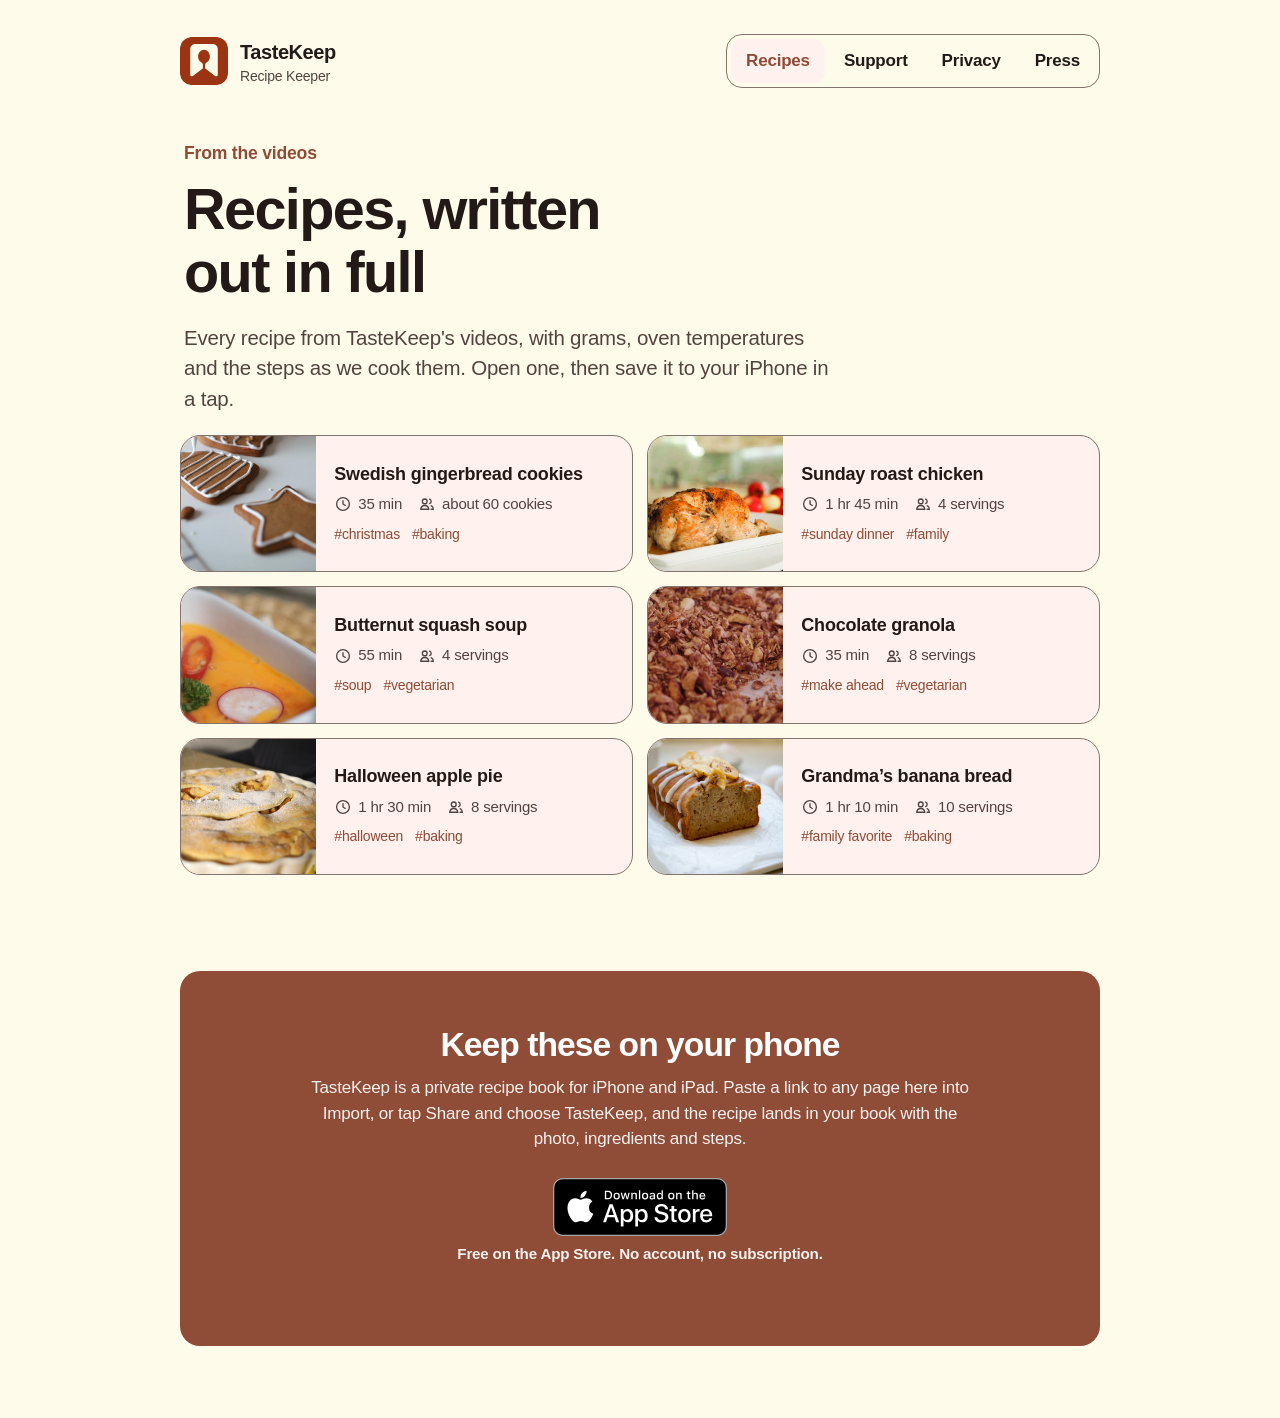
<file: recipes/index.html>
<!doctype html>
<html lang="en">
<head>
  <meta charset="utf-8">
  <meta name="viewport" content="width=device-width, initial-scale=1">
  <meta name="color-scheme" content="light dark">
  <meta name="theme-color" media="(prefers-color-scheme: light)" content="#fffbeb">
  <meta name="theme-color" media="(prefers-color-scheme: dark)" content="#120d0b">
  <title>Recipes | TasteKeep</title>
  <meta name="description" content="The recipes from TasteKeep's videos, written out in full with grams and oven temperatures. Save any of them to your iPhone in one tap.">
  <link rel="canonical" href="https://queeselamor.github.io/tastekeep-support/recipes/">
  <meta property="og:title" content="Recipes from TasteKeep">
  <meta property="og:image" content="https://queeselamor.github.io/tastekeep-support/assets/og-image.png">
  <link rel="icon" href="../assets/tastekeep-icon-256.png">
  <link rel="stylesheet" href="../assets/site.css">
</head>
<body>
  <a class="skip-link" href="#content">Skip to content</a>

  <main id="content" class="shell">
    <header class="site-header">
      <a class="identity" href="../" aria-label="TasteKeep support home">
        <span class="mark" aria-hidden="true">
          <svg viewBox="0 0 1024 1024">
            <rect class="mark-background" width="1024" height="1024" rx="220"/>
            <path class="mark-bookmark" d="M326 148h372c60 0 108 48 108 108v548c0 29-33 46-56 28L512 650 274 832c-23 18-56 1-56-28V256c0-60 48-108 108-108Z"/>
            <path class="mark-spoon" d="M512 270c-70 0-126 65-126 145 0 58 29 108 72 131 19 10 30 30 30 52v144c0 13 11 24 24 24s24-11 24-24V598c0-22 11-42 30-52 43-23 72-73 72-131 0-80-56-145-126-145Z"/>
          </svg>
        </span>
        <span>
          <span class="brand">TasteKeep</span>
          <span class="brand-note">Recipe Keeper</span>
        </span>
      </a>

      <nav class="site-nav" aria-label="Site">
        <a href="./" aria-current="page">Recipes</a>
        <a href="../#support">Support</a>
        <a href="../#privacy">Privacy</a>
        <a href="../press/">Press</a>
      </nav>
    </header>

    <article class="hero" aria-labelledby="page-title">
      <p class="eyebrow">From the videos</p>
      <h1 id="page-title">Recipes, written out in full</h1>
      <p class="lead">Every recipe from TasteKeep's videos, with grams, oven temperatures and the steps as we cook them. Open one, then save it to your iPhone in a tap.</p>

    </article>
    <ul class="recipe-list" aria-label="Recipes">
        <li>
          <a class="recipe-card" href="swedish-gingerbread-cookies/">
            <img src="swedish-gingerbread-cookies/thumb.jpg" width="480" height="480" alt="Gingerbread cookies with white icing" loading="lazy">
            <span class="recipe-card-body">
              <span class="recipe-card-title">Swedish gingerbread cookies</span>
              <span class="recipe-card-meta"><span><svg class="ico" viewBox="0 0 24 24" aria-hidden="true"><circle cx="12" cy="12" r="8.5"/><path d="M12 7.5V12l3 2"/></svg>35 min</span><span><svg class="ico" viewBox="0 0 24 24" aria-hidden="true"><circle cx="9" cy="8.5" r="3.2"/><path d="M3.5 19c.6-3.2 2.8-5 5.5-5s4.9 1.8 5.5 5z"/><path d="M15.5 5.6a3.1 3.1 0 0 1 0 5.8M17.5 14.3c1.6.7 2.7 2.3 3 4.7h-3"/></svg>about 60 cookies</span></span>
              <span class="recipe-card-tags"><span>#christmas</span><span>#baking</span></span>
            </span>
          </a>
        </li>
        <li>
          <a class="recipe-card" href="sunday-roast-chicken/">
            <img src="sunday-roast-chicken/thumb.jpg" width="480" height="480" alt="Golden roast chicken on a white platter" loading="lazy">
            <span class="recipe-card-body">
              <span class="recipe-card-title">Sunday roast chicken</span>
              <span class="recipe-card-meta"><span><svg class="ico" viewBox="0 0 24 24" aria-hidden="true"><circle cx="12" cy="12" r="8.5"/><path d="M12 7.5V12l3 2"/></svg>1 hr 45 min</span><span><svg class="ico" viewBox="0 0 24 24" aria-hidden="true"><circle cx="9" cy="8.5" r="3.2"/><path d="M3.5 19c.6-3.2 2.8-5 5.5-5s4.9 1.8 5.5 5z"/><path d="M15.5 5.6a3.1 3.1 0 0 1 0 5.8M17.5 14.3c1.6.7 2.7 2.3 3 4.7h-3"/></svg>4 servings</span></span>
              <span class="recipe-card-tags"><span>#sunday dinner</span><span>#family</span></span>
            </span>
          </a>
        </li>
        <li>
          <a class="recipe-card" href="butternut-squash-soup/">
            <img src="butternut-squash-soup/thumb.jpg" width="480" height="480" alt="Butternut squash soup with chili and radish" loading="lazy">
            <span class="recipe-card-body">
              <span class="recipe-card-title">Butternut squash soup</span>
              <span class="recipe-card-meta"><span><svg class="ico" viewBox="0 0 24 24" aria-hidden="true"><circle cx="12" cy="12" r="8.5"/><path d="M12 7.5V12l3 2"/></svg>55 min</span><span><svg class="ico" viewBox="0 0 24 24" aria-hidden="true"><circle cx="9" cy="8.5" r="3.2"/><path d="M3.5 19c.6-3.2 2.8-5 5.5-5s4.9 1.8 5.5 5z"/><path d="M15.5 5.6a3.1 3.1 0 0 1 0 5.8M17.5 14.3c1.6.7 2.7 2.3 3 4.7h-3"/></svg>4 servings</span></span>
              <span class="recipe-card-tags"><span>#soup</span><span>#vegetarian</span></span>
            </span>
          </a>
        </li>
        <li>
          <a class="recipe-card" href="chocolate-granola/">
            <img src="chocolate-granola/thumb.jpg" width="480" height="480" alt="Baked chocolate granola with oats and nuts" loading="lazy">
            <span class="recipe-card-body">
              <span class="recipe-card-title">Chocolate granola</span>
              <span class="recipe-card-meta"><span><svg class="ico" viewBox="0 0 24 24" aria-hidden="true"><circle cx="12" cy="12" r="8.5"/><path d="M12 7.5V12l3 2"/></svg>35 min</span><span><svg class="ico" viewBox="0 0 24 24" aria-hidden="true"><circle cx="9" cy="8.5" r="3.2"/><path d="M3.5 19c.6-3.2 2.8-5 5.5-5s4.9 1.8 5.5 5z"/><path d="M15.5 5.6a3.1 3.1 0 0 1 0 5.8M17.5 14.3c1.6.7 2.7 2.3 3 4.7h-3"/></svg>8 servings</span></span>
              <span class="recipe-card-tags"><span>#make ahead</span> <span>#vegetarian</span></span>
            </span>
          </a>
        </li>
        <li>
          <a class="recipe-card" href="halloween-apple-pie/">
            <img src="halloween-apple-pie/thumb.jpg" width="480" height="480" alt="Apple pie with a jack-o'-lantern face cut into the crust" loading="lazy">
            <span class="recipe-card-body">
              <span class="recipe-card-title">Halloween apple pie</span>
              <span class="recipe-card-meta"><span><svg class="ico" viewBox="0 0 24 24" aria-hidden="true"><circle cx="12" cy="12" r="8.5"/><path d="M12 7.5V12l3 2"/></svg>1 hr 30 min</span><span><svg class="ico" viewBox="0 0 24 24" aria-hidden="true"><circle cx="9" cy="8.5" r="3.2"/><path d="M3.5 19c.6-3.2 2.8-5 5.5-5s4.9 1.8 5.5 5z"/><path d="M15.5 5.6a3.1 3.1 0 0 1 0 5.8M17.5 14.3c1.6.7 2.7 2.3 3 4.7h-3"/></svg>8 servings</span></span>
              <span class="recipe-card-tags"><span>#halloween</span> <span>#baking</span></span>
            </span>
          </a>
        </li>
        <li>
          <a class="recipe-card" href="grandmas-banana-bread/">
            <img src="grandmas-banana-bread/thumb.jpg" width="480" height="480" alt="Sliced banana bread on a board" loading="lazy">
            <span class="recipe-card-body">
              <span class="recipe-card-title">Grandma’s banana bread</span>
              <span class="recipe-card-meta"><span><svg class="ico" viewBox="0 0 24 24" aria-hidden="true"><circle cx="12" cy="12" r="8.5"/><path d="M12 7.5V12l3 2"/></svg>1 hr 10 min</span><span><svg class="ico" viewBox="0 0 24 24" aria-hidden="true"><circle cx="9" cy="8.5" r="3.2"/><path d="M3.5 19c.6-3.2 2.8-5 5.5-5s4.9 1.8 5.5 5z"/><path d="M15.5 5.6a3.1 3.1 0 0 1 0 5.8M17.5 14.3c1.6.7 2.7 2.3 3 4.7h-3"/></svg>10 servings</span></span>
              <span class="recipe-card-tags"><span>#family favorite</span> <span>#baking</span></span>
            </span>
          </a>
        </li>
      </ul>

    <section class="band" aria-labelledby="band-title">
      <h2 id="band-title">Keep these on your phone</h2>
      <p>TasteKeep is a private recipe book for iPhone and iPad. Paste a link to any page here into Import, or tap Share and choose TasteKeep, and the recipe lands in your book with the photo, ingredients and steps.</p>
      <a class="store-badge" href="https://apps.apple.com/app/apple-store/id6805066789?pt=129091971&amp;ct=recipes-index&amp;mt=8"><img src="../assets/app-store-badge.svg" width="174" height="58" alt="Download on the App Store"></a>
      <p class="cta-note">Free on the App Store. No account, no subscription.</p>
    </section>
  </main>
</body>
</html>
</file>
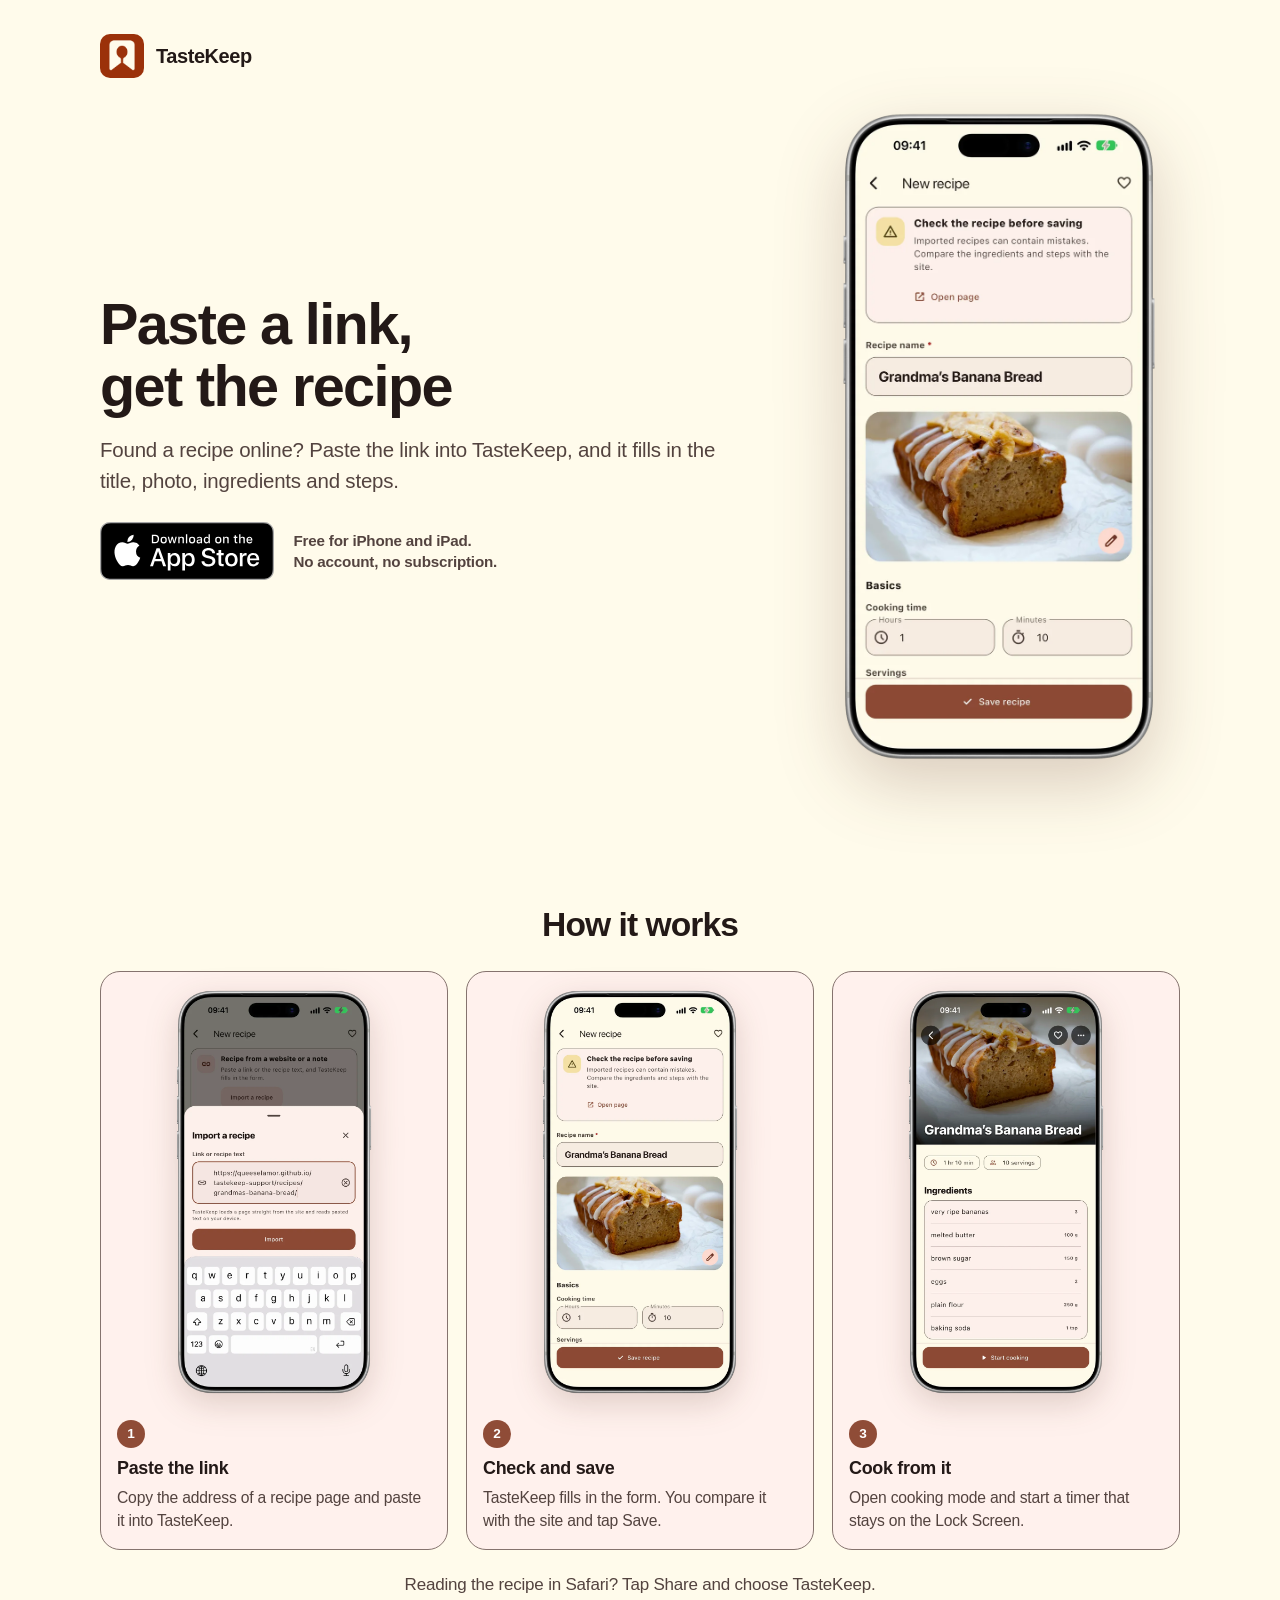
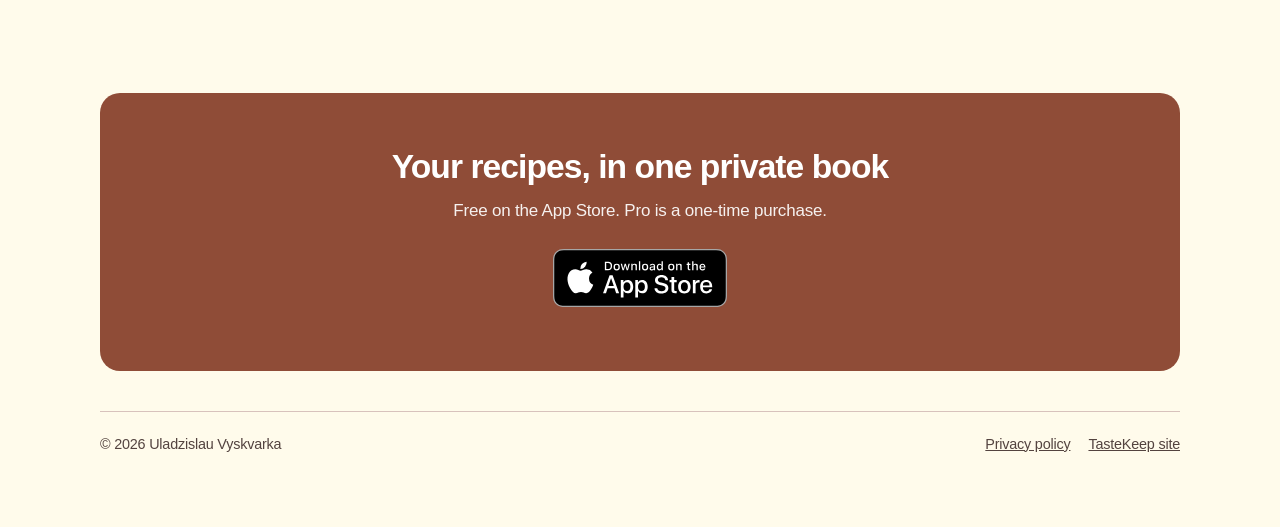
<file: go/import/index.html>
<!doctype html>
<html lang="en">
<head>
  <meta charset="utf-8">
  <meta name="viewport" content="width=device-width, initial-scale=1">
  <meta name="color-scheme" content="light dark">
  <meta name="theme-color" media="(prefers-color-scheme: light)" content="#fffbeb">
  <meta name="theme-color" media="(prefers-color-scheme: dark)" content="#120d0b">
  <meta name="robots" content="noindex">
  <title>TasteKeep: paste a link, get the recipe</title>
  <meta name="description" content="Paste a link to a recipe page into TasteKeep and it fills in the title, photo, ingredients and steps. Free on the App Store for iPhone and iPad.">
  <link rel="icon" href="../../assets/tastekeep-icon-256.png">
  <link rel="stylesheet" href="../../assets/site.css">
</head>
<body>
  <main id="content" class="shell wide">
    <header class="site-header go-header">
      <span class="identity">
        <img class="go-icon" src="../../assets/tastekeep-icon-256.png" width="44" height="44" alt="">
        <span class="brand">TasteKeep</span>
      </span>
    </header>

    <section class="top" aria-labelledby="go-title">
      <div>
        <h1 id="go-title">Paste a link, get the recipe</h1>
        <p class="lead">Found a recipe online? Paste the link into TasteKeep, and it fills in the title, photo, ingredients and steps.</p>
        <div class="cta">
          <a class="store-badge" href="https://apps.apple.com/app/apple-store/id6805066789?pt=129091971&amp;ct=ads-meta-import&amp;mt=8&amp;ppid=e52dc1ff-af5d-448e-9d21-6b9197ac9111"><img src="../../assets/app-store-badge.svg" width="174" height="58" alt="Download on the App Store"></a>
          <p class="cta-note">Free for iPhone and iPad.<br>No account, no subscription.</p>
        </div>
      </div>
      <div class="phone">
        <img src="../../assets/screens/imported.webp" width="720" height="1469" fetchpriority="high" alt="TasteKeep on iPhone: a recipe imported from a link, with its title, photo and cooking time filled in.">
      </div>
    </section>

    <section class="go-section" aria-labelledby="how-title">
      <div class="section-head">
        <h2 id="how-title">How it works</h2>
      </div>
      <ol class="steps">
        <li>
          <div class="shot"><img src="../../assets/screens/import-link.webp" width="720" height="1469" loading="lazy" alt="The Import a recipe sheet with a recipe page link pasted in."></div>
          <div><span class="step-number">1</span><h3>Paste the link</h3><p>Copy the address of a recipe page and paste it into TasteKeep.</p></div>
        </li>
        <li>
          <div class="shot"><img src="../../assets/screens/imported.webp" width="720" height="1469" loading="lazy" alt="The imported recipe with a note to check it before saving."></div>
          <div><span class="step-number">2</span><h3>Check and save</h3><p>TasteKeep fills in the form. You compare it with the site and tap Save.</p></div>
        </li>
        <li>
          <div class="shot"><img src="../../assets/screens/recipe.webp" width="720" height="1469" loading="lazy" alt="The saved recipe with its photo, ingredients and a Start cooking button."></div>
          <div><span class="step-number">3</span><h3>Cook from it</h3><p>Open cooking mode and start a timer that stays on the Lock Screen.</p></div>
        </li>
      </ol>
      <p class="aside-note">Reading the recipe in Safari? Tap Share and choose TasteKeep.</p>
    </section>

    <section class="band" aria-labelledby="band-title">
      <h2 id="band-title">Your recipes, in one private book</h2>
      <p>Free on the App Store. Pro is a one&#8209;time purchase.</p>
      <a class="store-badge" href="https://apps.apple.com/app/apple-store/id6805066789?pt=129091971&amp;ct=ads-meta-import&amp;mt=8&amp;ppid=e52dc1ff-af5d-448e-9d21-6b9197ac9111"><img src="../../assets/app-store-badge.svg" width="174" height="58" alt="Download on the App Store"></a>
    </section>

    <footer class="site-footer">
      <p>© 2026 Uladzislau Vyskvarka</p>
      <nav aria-label="Footer">
        <a href="../../#privacy">Privacy policy</a>
        <a href="../../">TasteKeep site</a>
      </nav>
    </footer>
  </main>
</body>
</html>
</file>
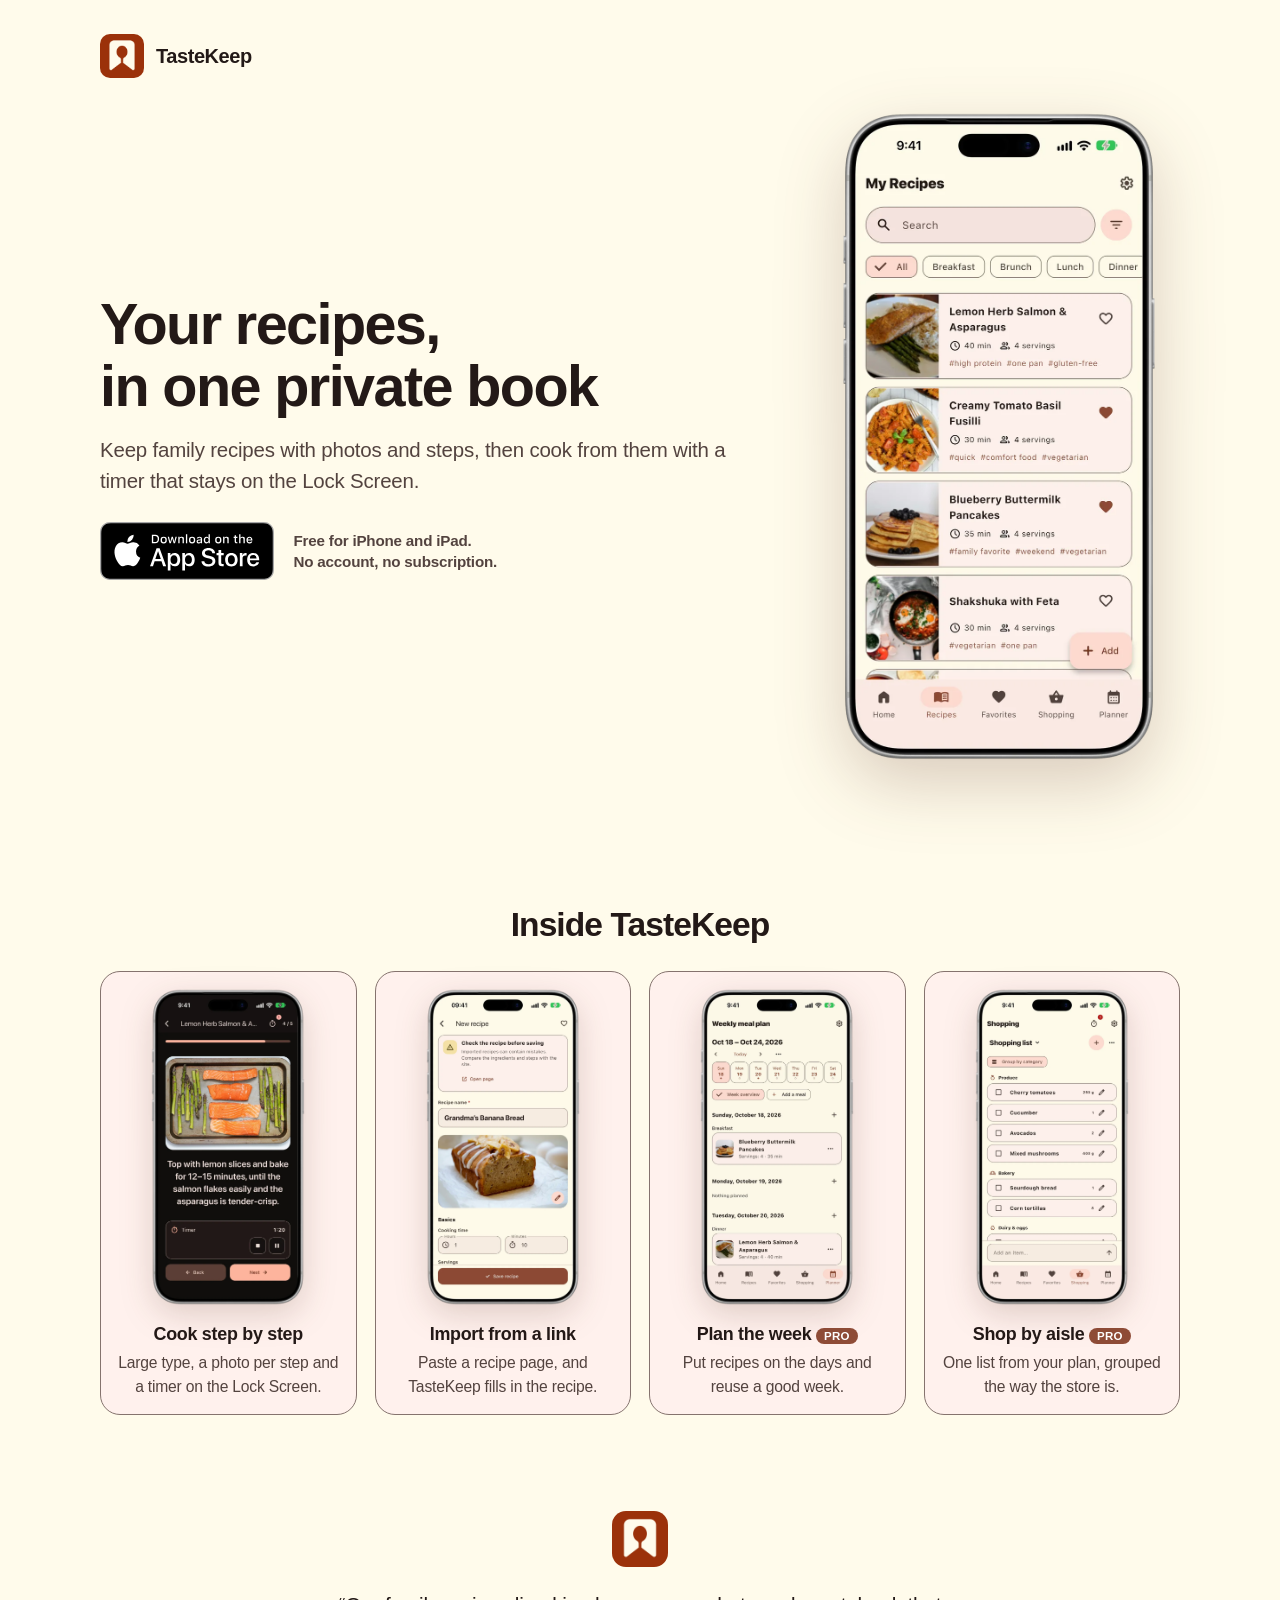
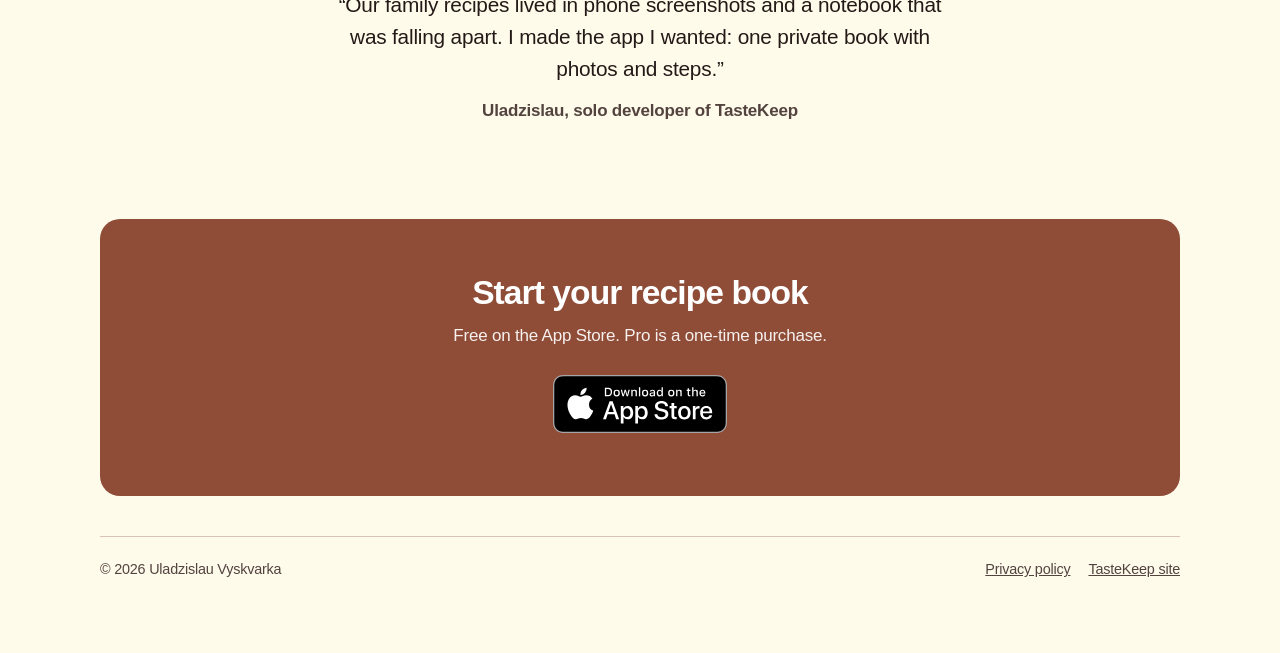
<file: go/keep/index.html>
<!doctype html>
<html lang="en">
<head>
  <meta charset="utf-8">
  <meta name="viewport" content="width=device-width, initial-scale=1">
  <meta name="color-scheme" content="light dark">
  <meta name="theme-color" media="(prefers-color-scheme: light)" content="#fffbeb">
  <meta name="theme-color" media="(prefers-color-scheme: dark)" content="#120d0b">
  <meta name="robots" content="noindex">
  <title>TasteKeep: your recipes, in one private book</title>
  <meta name="description" content="Family recipes with photos and steps, cooking mode with Lock Screen timers, a weekly planner and shopping lists by aisle. Free on the App Store for iPhone and iPad.">
  <link rel="icon" href="../../assets/tastekeep-icon-256.png">
  <link rel="stylesheet" href="../../assets/site.css">
</head>
<body>
  <main id="content" class="shell wide">
    <header class="site-header go-header">
      <span class="identity">
        <img class="go-icon" src="../../assets/tastekeep-icon-256.png" width="44" height="44" alt="">
        <span class="brand">TasteKeep</span>
      </span>
    </header>

    <section class="top" aria-labelledby="go-title">
      <div>
        <h1 id="go-title">Your recipes,<br> in one private&nbsp;book</h1>
        <p class="lead">Keep family recipes with photos and steps, then cook from them with a timer that stays on the Lock Screen.</p>
        <div class="cta">
          <a class="store-badge" href="https://apps.apple.com/app/apple-store/id6805066789?pt=129091971&amp;ct=ads-meta-keep&amp;mt=8"><img src="../../assets/app-store-badge.svg" width="174" height="58" alt="Download on the App Store"></a>
          <p class="cta-note">Free for iPhone and iPad.<br>No account, no subscription.</p>
        </div>
      </div>
      <div class="phone">
        <img src="../../assets/screens/collection.webp" width="720" height="1469" fetchpriority="high" alt="TasteKeep on iPhone: My Recipes with recipe cards, photos, cooking times and servings.">
      </div>
    </section>

    <section class="go-section" aria-labelledby="inside-title">
      <div class="section-head">
        <h2 id="inside-title">Inside TasteKeep</h2>
      </div>
      <ul class="screens-grid">
        <li>
          <div class="shot"><img src="../../assets/screens/cooking.webp" width="720" height="1469" loading="lazy" alt="Cooking mode: one step in large type with a running timer."></div>
          <div><h3>Cook step by step</h3><p>Large type, a photo per step and a timer on the Lock Screen.</p></div>
        </li>
        <li>
          <div class="shot"><img src="../../assets/screens/imported.webp" width="720" height="1469" loading="lazy" alt="A recipe imported from a link, ready to check and save."></div>
          <div><h3>Import from a link</h3><p>Paste a recipe page, and TasteKeep fills in the recipe.</p></div>
        </li>
        <li>
          <div class="shot"><img src="../../assets/screens/planner.webp" width="720" height="1469" loading="lazy" alt="The weekly meal plan."></div>
          <div><h3>Plan the week <span class="pro">Pro</span></h3><p>Put recipes on the days and reuse a good week.</p></div>
        </li>
        <li>
          <div class="shot"><img src="../../assets/screens/shopping.webp" width="720" height="1469" loading="lazy" alt="A shopping list grouped by aisle."></div>
          <div><h3>Shop by aisle <span class="pro">Pro</span></h3><p>One list from your plan, grouped the way the store is.</p></div>
        </li>
      </ul>
    </section>

    <figure class="founder">
      <img src="../../assets/tastekeep-icon-256.png" width="56" height="56" alt="">
      <blockquote>
        <p>“Our family recipes lived in phone screenshots and a notebook that was falling apart. I made the app I wanted: one private book with photos and steps.”</p>
      </blockquote>
      <figcaption>Uladzislau, solo developer of TasteKeep</figcaption>
    </figure>

    <section class="band" aria-labelledby="band-title">
      <h2 id="band-title">Start your recipe book</h2>
      <p>Free on the App Store. Pro is a one&#8209;time purchase.</p>
      <a class="store-badge" href="https://apps.apple.com/app/apple-store/id6805066789?pt=129091971&amp;ct=ads-meta-keep&amp;mt=8"><img src="../../assets/app-store-badge.svg" width="174" height="58" alt="Download on the App Store"></a>
    </section>

    <footer class="site-footer">
      <p>© 2026 Uladzislau Vyskvarka</p>
      <nav aria-label="Footer">
        <a href="../../#privacy">Privacy policy</a>
        <a href="../../">TasteKeep site</a>
      </nav>
    </footer>
  </main>
</body>
</html>
</file>
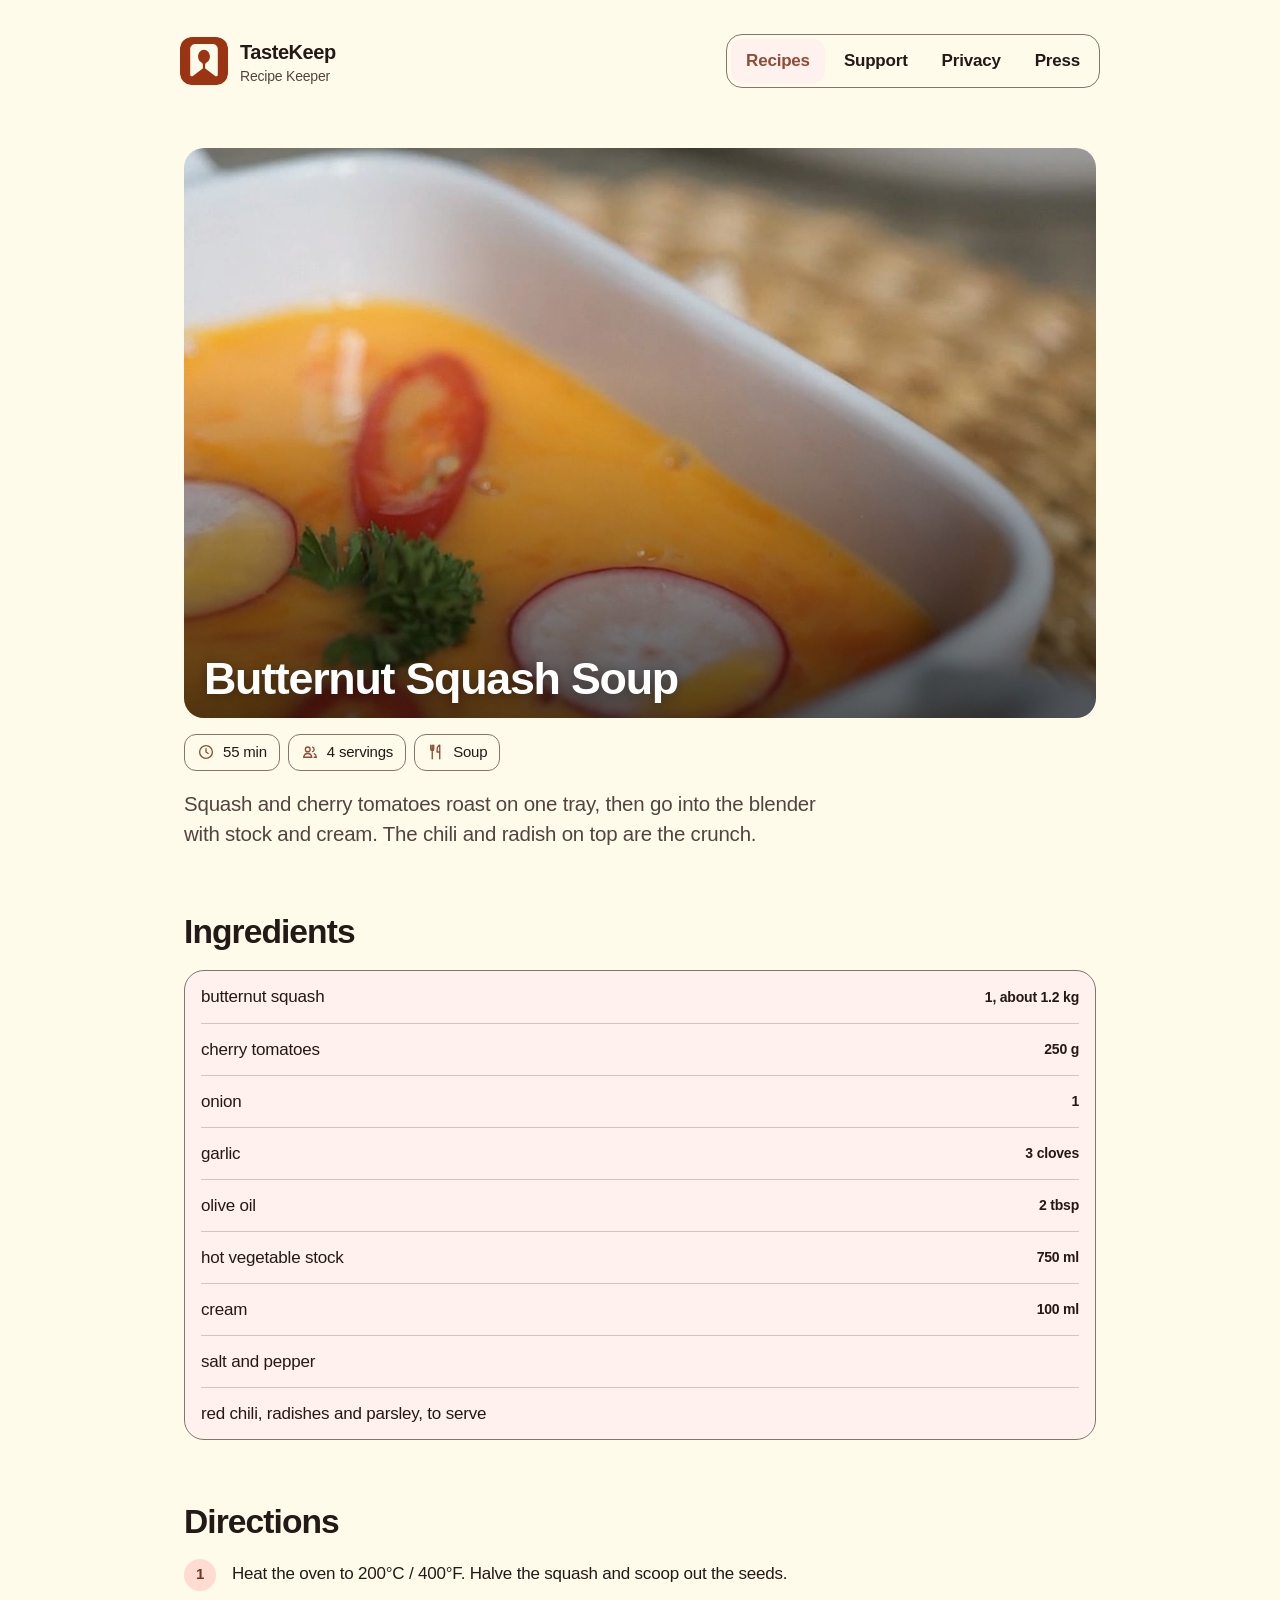
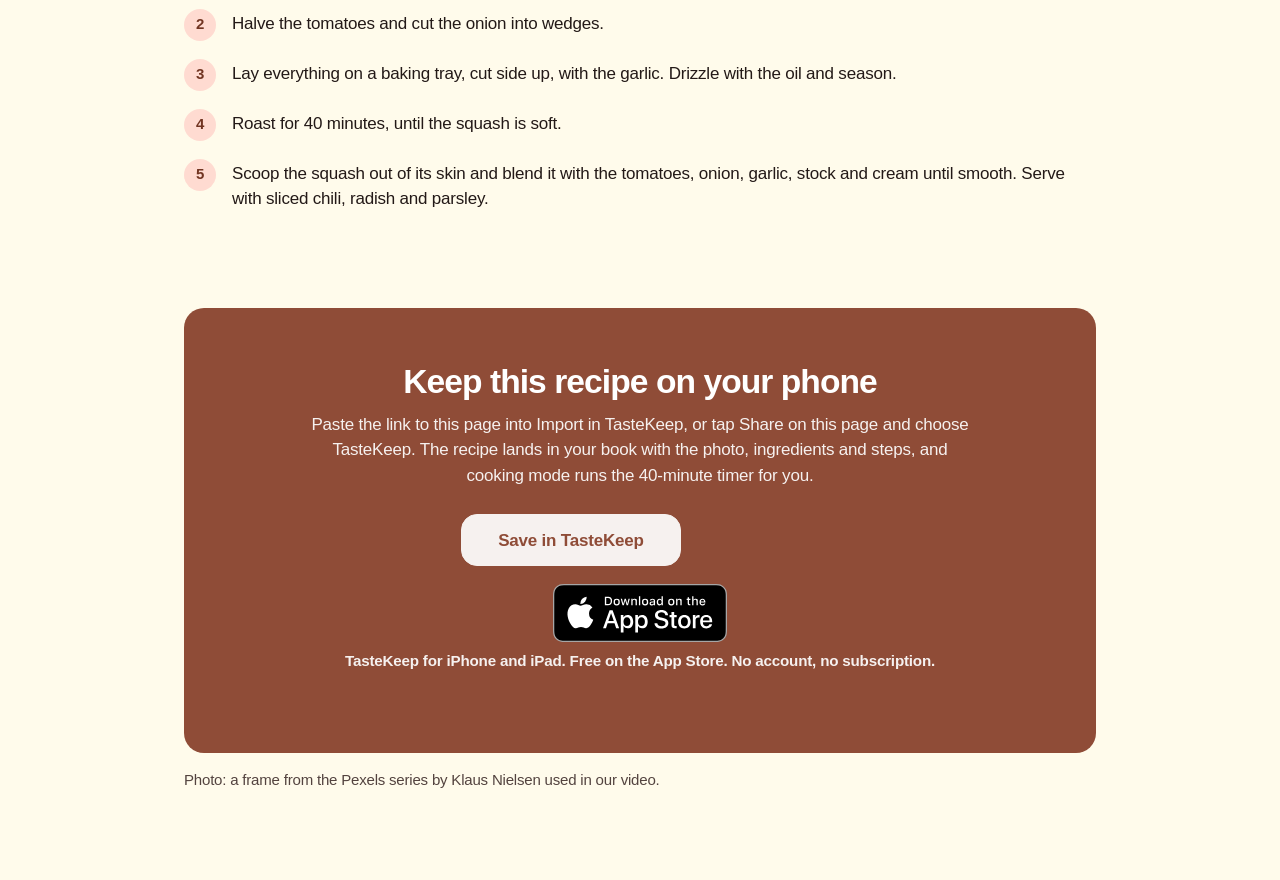
<file: recipes/butternut-squash-soup/index.html>
<!doctype html>
<html lang="en">
<head>
  <meta charset="utf-8">
  <meta name="viewport" content="width=device-width, initial-scale=1">
  <meta name="color-scheme" content="light dark">
  <meta name="theme-color" media="(prefers-color-scheme: light)" content="#fffbeb">
  <meta name="theme-color" media="(prefers-color-scheme: dark)" content="#120d0b">
  <title>Roasted Butternut Squash Soup | TasteKeep</title>
  <meta name="description" content="Roasted butternut squash soup: squash and cherry tomatoes roasted for 40 minutes, then blended with stock and cream. Serves 4.">
  <link rel="canonical" href="https://queeselamor.github.io/tastekeep-support/recipes/butternut-squash-soup/">
  <meta property="og:title" content="Roasted Butternut Squash Soup">
  <meta property="og:image" content="https://queeselamor.github.io/tastekeep-support/recipes/butternut-squash-soup/butternut-squash-soup.jpg">
  <link rel="icon" href="../../assets/tastekeep-icon-256.png">
  <link rel="stylesheet" href="../../assets/site.css">
  <script type="application/ld+json">
  {
    "@context": "https://schema.org",
    "@type": "Recipe",
    "name": "Butternut Squash Soup",
    "description": "Roasted butternut squash and cherry tomatoes blended with stock and cream. 40 minutes in the oven, serves 4.",
    "image": [
      "https://queeselamor.github.io/tastekeep-support/recipes/butternut-squash-soup/butternut-squash-soup.jpg"
    ],
    "author": {
      "@type": "Organization",
      "name": "TasteKeep"
    },
    "prepTime": "PT15M",
    "cookTime": "PT40M",
    "totalTime": "PT55M",
    "recipeYield": [
      "4",
      "4 servings"
    ],
    "recipeCategory": "Soup",
    "keywords": "butternut squash soup, roasted butternut squash soup, squash soup recipe",
    "recipeIngredient": [
      "1 butternut squash (about 1.2 kg)",
      "250 g cherry tomatoes",
      "1 onion",
      "3 cloves garlic",
      "2 tbsp olive oil",
      "750 ml hot vegetable stock",
      "100 ml cream",
      "salt and pepper",
      "1 red chili, 2 radishes and parsley to serve"
    ],
    "recipeInstructions": [
      {
        "@type": "HowToStep",
        "text": "Heat the oven to 200°C / 400°F. Halve the squash and scoop out the seeds."
      },
      {
        "@type": "HowToStep",
        "text": "Halve the tomatoes and cut the onion into wedges."
      },
      {
        "@type": "HowToStep",
        "text": "Lay everything on a baking tray, cut side up, with the garlic. Drizzle with the oil and season."
      },
      {
        "@type": "HowToStep",
        "text": "Roast for 40 minutes, until the squash is soft."
      },
      {
        "@type": "HowToStep",
        "text": "Scoop the squash out of its skin and blend it with the tomatoes, onion, garlic, stock and cream until smooth. Serve with sliced chili, radish and parsley."
      }
    ]
  }
  </script>
</head>
<body>
  <a class="skip-link" href="#content">Skip to content</a>

  <main id="content" class="shell">
    <header class="site-header">
      <a class="identity" href="../../" aria-label="TasteKeep support home">
        <span class="mark" aria-hidden="true">
          <svg viewBox="0 0 1024 1024">
            <rect class="mark-background" width="1024" height="1024" rx="220"/>
            <path class="mark-bookmark" d="M326 148h372c60 0 108 48 108 108v548c0 29-33 46-56 28L512 650 274 832c-23 18-56 1-56-28V256c0-60 48-108 108-108Z"/>
            <path class="mark-spoon" d="M512 270c-70 0-126 65-126 145 0 58 29 108 72 131 19 10 30 30 30 52v144c0 13 11 24 24 24s24-11 24-24V598c0-22 11-42 30-52 43-23 72-73 72-131 0-80-56-145-126-145Z"/>
          </svg>
        </span>
        <span>
          <span class="brand">TasteKeep</span>
          <span class="brand-note">Recipe Keeper</span>
        </span>
      </a>

      <nav class="site-nav" aria-label="Site">
        <a href="../../recipes/" aria-current="true">Recipes</a>
        <a href="../../#support">Support</a>
        <a href="../../#privacy">Privacy</a>
        <a href="../../press/">Press</a>
      </nav>
    </header>

    <article class="hero" aria-labelledby="recipe-title">
      <figure class="recipe-hero">
        <img src="butternut-squash-soup.jpg" width="1600" height="900" alt="Butternut squash soup in a white dish with sliced chili, radish and parsley">
        <h1 id="recipe-title">Butternut Squash Soup</h1>
      </figure>
      <ul class="recipe-chips" aria-label="Recipe details">
        <li><svg class="ico" viewBox="0 0 24 24" aria-hidden="true"><circle cx="12" cy="12" r="8.5"/><path d="M12 7.5V12l3 2"/></svg>55 min</li>
        <li><svg class="ico" viewBox="0 0 24 24" aria-hidden="true"><circle cx="9" cy="8.5" r="3.2"/><path d="M3.5 19c.6-3.2 2.8-5 5.5-5s4.9 1.8 5.5 5z"/><path d="M15.5 5.6a3.1 3.1 0 0 1 0 5.8M17.5 14.3c1.6.7 2.7 2.3 3 4.7h-3"/></svg>4 servings</li>
        <li><svg class="ico" viewBox="0 0 24 24" aria-hidden="true"><path d="M7 3v8M5 3v5a2 2 0 0 0 4 0V3M7 11v10M16 3c-1.7 1.2-2.5 3.4-2.5 6v3H17V3zM17 12v9"/></svg>Soup</li>
      </ul>
      <p class="lead">Squash and cherry tomatoes roast on one tray, then go into the blender with stock and cream. The chili and radish on top are the crunch.</p>

      <h2>Ingredients</h2>
      <ul class="ingredients">
        <li><span>butternut squash</span><span class="amt">1, about 1.2 kg</span></li>
        <li><span>cherry tomatoes</span><span class="amt">250 g</span></li>
        <li><span>onion</span><span class="amt">1</span></li>
        <li><span>garlic</span><span class="amt">3 cloves</span></li>
        <li><span>olive oil</span><span class="amt">2 tbsp</span></li>
        <li><span>hot vegetable stock</span><span class="amt">750 ml</span></li>
        <li><span>cream</span><span class="amt">100 ml</span></li>
        <li><span>salt and pepper</span></li>
        <li><span>red chili, radishes and parsley, to serve</span></li>
      </ul>

      <h2>Directions</h2>
      <ol class="method">
        <li>Heat the oven to 200°C / 400°F. Halve the squash and scoop out the seeds.</li>
        <li>Halve the tomatoes and cut the onion into wedges.</li>
        <li>Lay everything on a baking tray, cut side up, with the garlic. Drizzle with the oil and season.</li>
        <li>Roast for 40 minutes, until the squash is soft.</li>
        <li>Scoop the squash out of its skin and blend it with the tomatoes, onion, garlic, stock and cream until smooth. Serve with sliced chili, radish and parsley.</li>
      </ol>

      <section class="band" aria-labelledby="save-title">
        <h2 id="save-title">Keep this recipe on your phone</h2>
        <p>Paste the link to this page into Import in TasteKeep, or tap Share on this page and choose TasteKeep. The recipe lands in your book with the photo, ingredients and steps, and cooking mode runs the 40-minute timer for you.</p>
        <p class="save-row"><a class="button" href="tastekeep://app/import?url=https%3A%2F%2Fqueeselamor.github.io%2Ftastekeep-support%2Frecipes%2Fbutternut-squash-soup%2F" data-store="https://apps.apple.com/app/apple-store/id6805066789?pt=129091971&amp;ct=recipe-butternut-squash-soup&amp;mt=8" onclick="return openInTasteKeep(event, this)">Save in TasteKeep</a></p>
        <a class="store-badge" href="https://apps.apple.com/app/apple-store/id6805066789?pt=129091971&amp;ct=recipe-butternut-squash-soup&amp;mt=8"><img src="../../assets/app-store-badge.svg" width="174" height="58" alt="Download on the App Store"></a>
        <p class="cta-note">TasteKeep for iPhone and iPad. Free on the App Store. No account, no subscription.</p>
      </section>
      <script>
        // "Save in TasteKeep": opens the app's import sheet with this page (TasteKeep 1.3.2 and later);
        // if nothing opens within 1.5 s, the App Store page takes over.
        function openInTasteKeep(event, link) {
          event.preventDefault();
          var started = Date.now();
          window.location.href = link.getAttribute('href');
          setTimeout(function () {
            if (!document.hidden && Date.now() - started < 2500) window.location.href = link.getAttribute('data-store');
          }, 1500);
          return false;
        }
      </script>

      <p class="download-note">Photo: a frame from the Pexels series by Klaus Nielsen used in our video.</p>
    </article>
  </main>
</body>
</html>
</file>
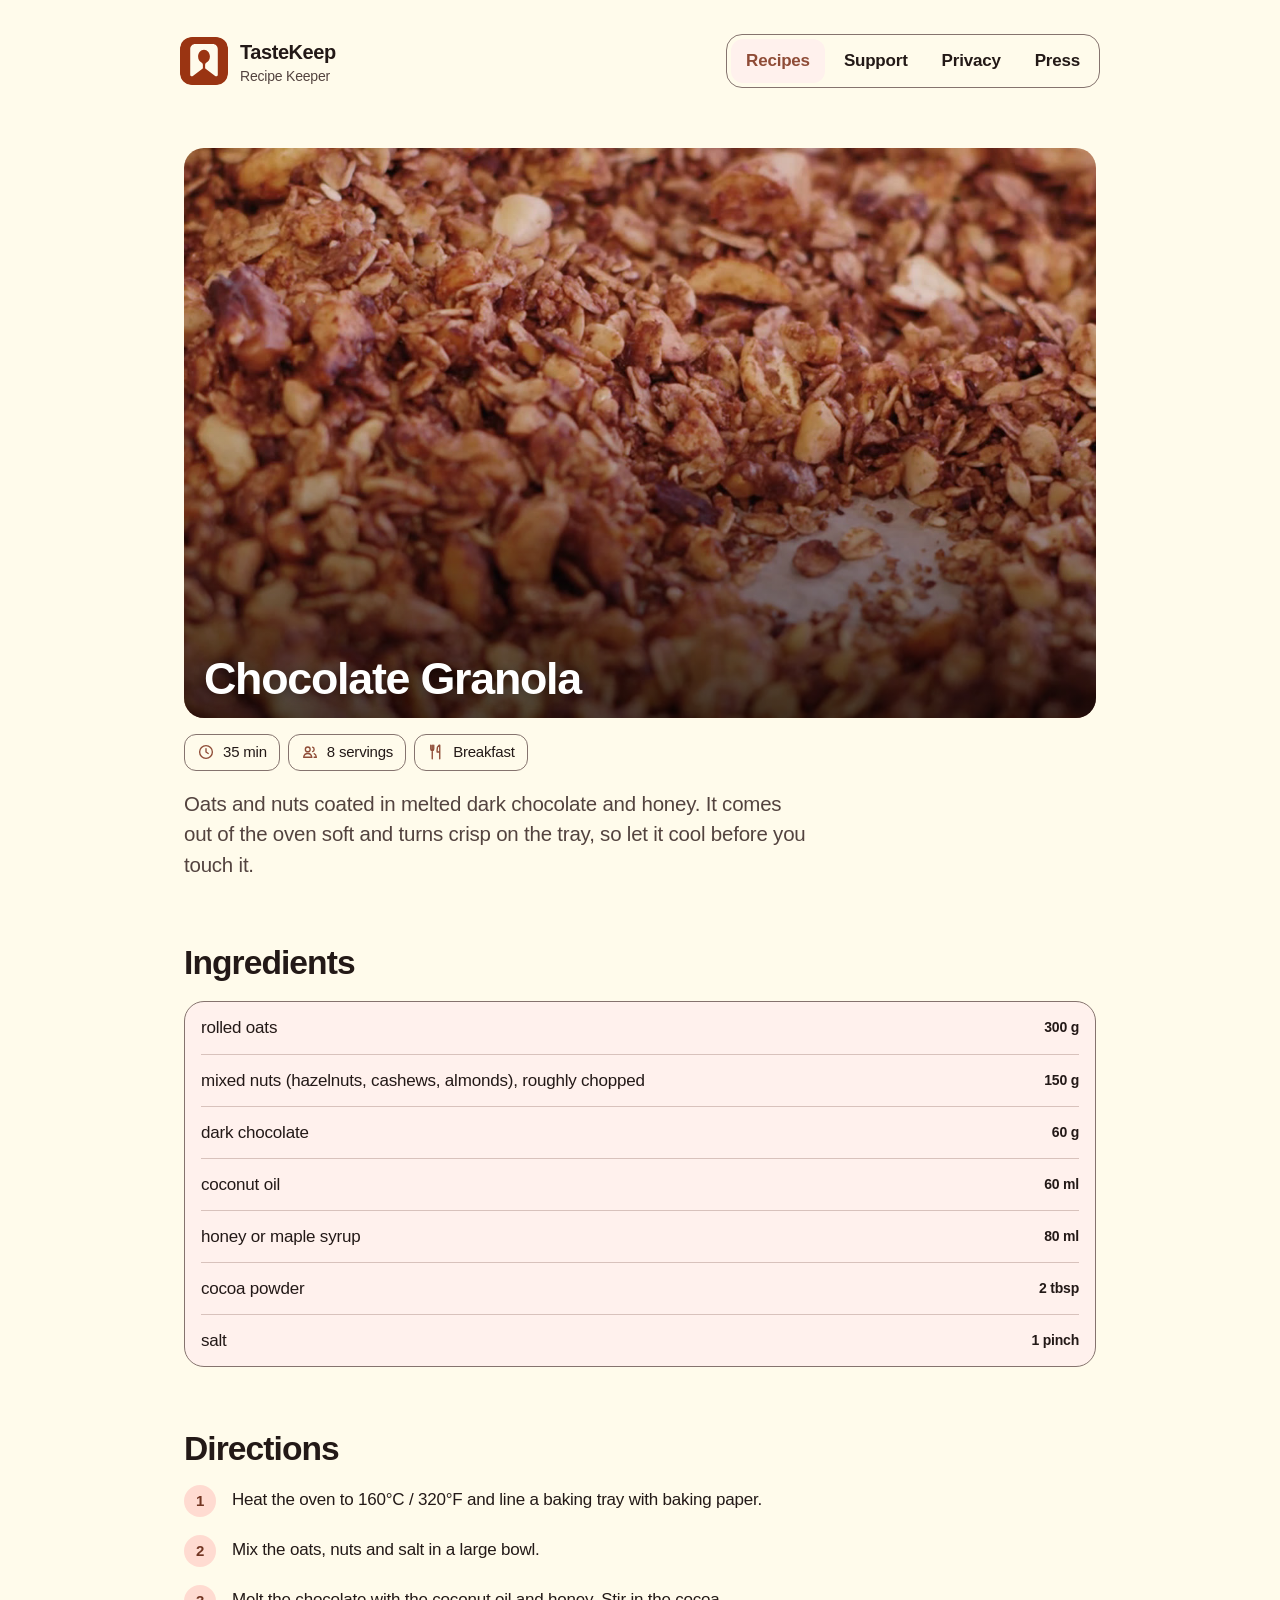
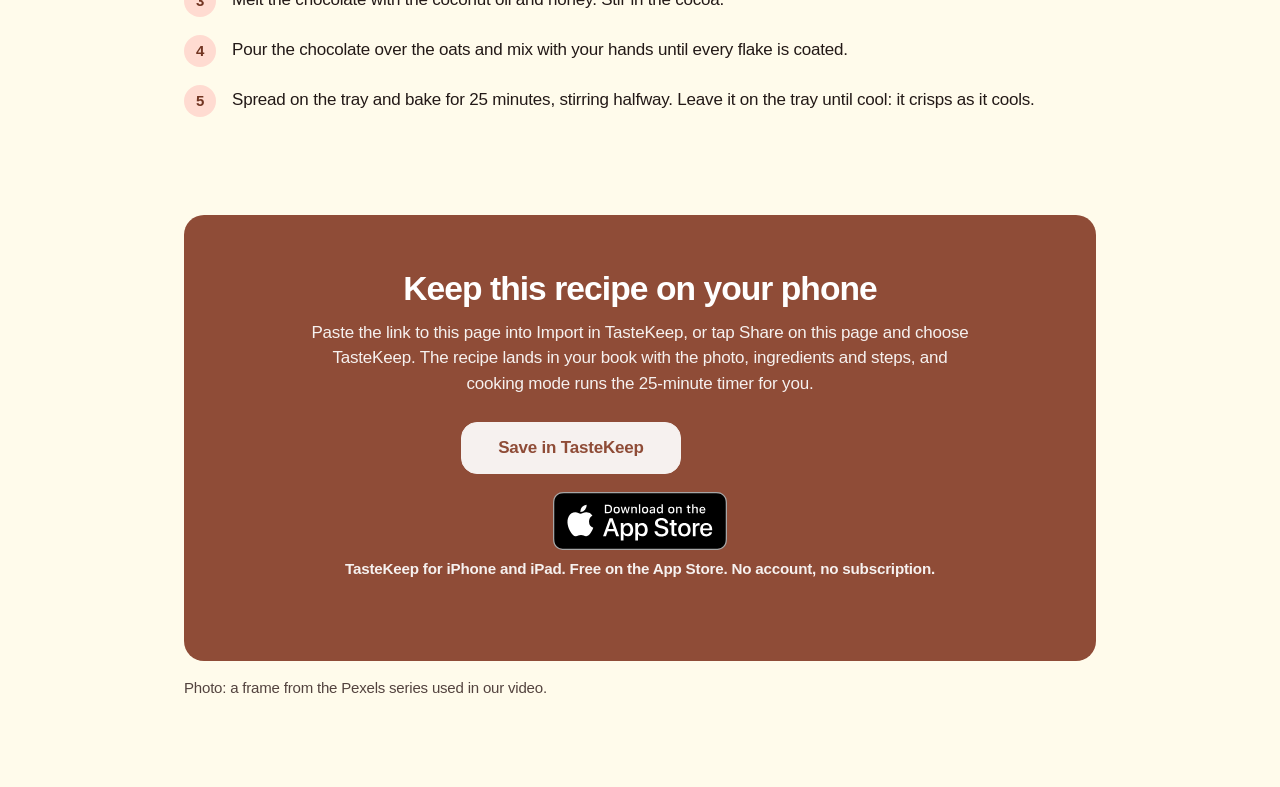
<file: recipes/chocolate-granola/index.html>
<!doctype html>
<html lang="en">
<head>
  <meta charset="utf-8">
  <meta name="viewport" content="width=device-width, initial-scale=1">
  <meta name="color-scheme" content="light dark">
  <meta name="theme-color" media="(prefers-color-scheme: light)" content="#fffbeb">
  <meta name="theme-color" media="(prefers-color-scheme: dark)" content="#120d0b">
  <title>Chocolate Granola with Nuts | TasteKeep</title>
  <meta name="description" content="Homemade chocolate granola: oats, mixed nuts, dark chocolate and honey, 25 minutes in the oven. Makes about 600 g.">
  <link rel="canonical" href="https://queeselamor.github.io/tastekeep-support/recipes/chocolate-granola/">
  <meta property="og:title" content="Chocolate Granola with Nuts">
  <meta property="og:image" content="https://queeselamor.github.io/tastekeep-support/recipes/chocolate-granola/chocolate-granola.jpg">
  <link rel="icon" href="../../assets/tastekeep-icon-256.png">
  <link rel="stylesheet" href="../../assets/site.css">
  <script type="application/ld+json">
  {
    "@context": "https://schema.org",
    "@type": "Recipe",
    "name": "Chocolate Granola",
    "description": "Oats and nuts in melted dark chocolate and honey, baked for 25 minutes. Makes about 600 g, 8 servings.",
    "image": [
      "https://queeselamor.github.io/tastekeep-support/recipes/chocolate-granola/chocolate-granola.jpg"
    ],
    "author": {
      "@type": "Organization",
      "name": "TasteKeep"
    },
    "prepTime": "PT10M",
    "cookTime": "PT25M",
    "totalTime": "PT35M",
    "recipeYield": [
      "8",
      "about 600 g"
    ],
    "recipeCategory": "Breakfast",
    "keywords": "chocolate granola, homemade granola, granola recipe",
    "recipeIngredient": [
      "300 g rolled oats",
      "150 g mixed nuts (hazelnuts, cashews, almonds), roughly chopped",
      "60 g dark chocolate",
      "60 ml coconut oil",
      "80 ml honey or maple syrup",
      "2 tbsp cocoa powder",
      "1 pinch of salt"
    ],
    "recipeInstructions": [
      {
        "@type": "HowToStep",
        "text": "Heat the oven to 160°C / 320°F and line a baking tray with baking paper."
      },
      {
        "@type": "HowToStep",
        "text": "Mix the oats, nuts and salt in a large bowl."
      },
      {
        "@type": "HowToStep",
        "text": "Melt the chocolate with the coconut oil and honey. Stir in the cocoa."
      },
      {
        "@type": "HowToStep",
        "text": "Pour the chocolate over the oats and mix with your hands until every flake is coated."
      },
      {
        "@type": "HowToStep",
        "text": "Spread on the tray and bake for 25 minutes, stirring halfway. Leave it on the tray until cool: it crisps as it cools."
      }
    ]
  }
  </script>
</head>
<body>
  <a class="skip-link" href="#content">Skip to content</a>

  <main id="content" class="shell">
    <header class="site-header">
      <a class="identity" href="../../" aria-label="TasteKeep support home">
        <span class="mark" aria-hidden="true">
          <svg viewBox="0 0 1024 1024">
            <rect class="mark-background" width="1024" height="1024" rx="220"/>
            <path class="mark-bookmark" d="M326 148h372c60 0 108 48 108 108v548c0 29-33 46-56 28L512 650 274 832c-23 18-56 1-56-28V256c0-60 48-108 108-108Z"/>
            <path class="mark-spoon" d="M512 270c-70 0-126 65-126 145 0 58 29 108 72 131 19 10 30 30 30 52v144c0 13 11 24 24 24s24-11 24-24V598c0-22 11-42 30-52 43-23 72-73 72-131 0-80-56-145-126-145Z"/>
          </svg>
        </span>
        <span>
          <span class="brand">TasteKeep</span>
          <span class="brand-note">Recipe Keeper</span>
        </span>
      </a>

      <nav class="site-nav" aria-label="Site">
        <a href="../../recipes/" aria-current="true">Recipes</a>
        <a href="../../#support">Support</a>
        <a href="../../#privacy">Privacy</a>
        <a href="../../press/">Press</a>
      </nav>
    </header>

    <article class="hero" aria-labelledby="recipe-title">
      <figure class="recipe-hero">
        <img src="chocolate-granola.jpg" width="1600" height="900" alt="Baked chocolate granola with oats and nuts on a lined tray">
        <h1 id="recipe-title">Chocolate Granola</h1>
      </figure>
      <ul class="recipe-chips" aria-label="Recipe details">
        <li><svg class="ico" viewBox="0 0 24 24" aria-hidden="true"><circle cx="12" cy="12" r="8.5"/><path d="M12 7.5V12l3 2"/></svg>35 min</li>
        <li><svg class="ico" viewBox="0 0 24 24" aria-hidden="true"><circle cx="9" cy="8.5" r="3.2"/><path d="M3.5 19c.6-3.2 2.8-5 5.5-5s4.9 1.8 5.5 5z"/><path d="M15.5 5.6a3.1 3.1 0 0 1 0 5.8M17.5 14.3c1.6.7 2.7 2.3 3 4.7h-3"/></svg>8 servings</li>
        <li><svg class="ico" viewBox="0 0 24 24" aria-hidden="true"><path d="M7 3v8M5 3v5a2 2 0 0 0 4 0V3M7 11v10M16 3c-1.7 1.2-2.5 3.4-2.5 6v3H17V3zM17 12v9"/></svg>Breakfast</li>
      </ul>
      <p class="lead">Oats and nuts coated in melted dark chocolate and honey. It comes out of the oven soft and turns crisp on the tray, so let it cool before you touch it.</p>

      <h2>Ingredients</h2>
      <ul class="ingredients">
        <li><span>rolled oats</span><span class="amt">300 g</span></li>
        <li><span>mixed nuts (hazelnuts, cashews, almonds), roughly chopped</span><span class="amt">150 g</span></li>
        <li><span>dark chocolate</span><span class="amt">60 g</span></li>
        <li><span>coconut oil</span><span class="amt">60 ml</span></li>
        <li><span>honey or maple syrup</span><span class="amt">80 ml</span></li>
        <li><span>cocoa powder</span><span class="amt">2 tbsp</span></li>
        <li><span>salt</span><span class="amt">1 pinch</span></li>
      </ul>

      <h2>Directions</h2>
      <ol class="method">
        <li>Heat the oven to 160°C / 320°F and line a baking tray with baking paper.</li>
        <li>Mix the oats, nuts and salt in a large bowl.</li>
        <li>Melt the chocolate with the coconut oil and honey. Stir in the cocoa.</li>
        <li>Pour the chocolate over the oats and mix with your hands until every flake is coated.</li>
        <li>Spread on the tray and bake for 25 minutes, stirring halfway. Leave it on the tray until cool: it crisps as it cools.</li>
      </ol>

      <section class="band" aria-labelledby="save-title">
        <h2 id="save-title">Keep this recipe on your phone</h2>
        <p>Paste the link to this page into Import in TasteKeep, or tap Share on this page and choose TasteKeep. The recipe lands in your book with the photo, ingredients and steps, and cooking mode runs the 25-minute timer for you.</p>
        <p class="save-row"><a class="button" href="tastekeep://app/import?url=https%3A%2F%2Fqueeselamor.github.io%2Ftastekeep-support%2Frecipes%2Fchocolate-granola%2F" data-store="https://apps.apple.com/app/apple-store/id6805066789?pt=129091971&amp;ct=recipe-chocolate-granola&amp;mt=8" onclick="return openInTasteKeep(event, this)">Save in TasteKeep</a></p>
        <a class="store-badge" href="https://apps.apple.com/app/apple-store/id6805066789?pt=129091971&amp;ct=recipe-chocolate-granola&amp;mt=8"><img src="../../assets/app-store-badge.svg" width="174" height="58" alt="Download on the App Store"></a>
        <p class="cta-note">TasteKeep for iPhone and iPad. Free on the App Store. No account, no subscription.</p>
      </section>
      <script>
        // "Save in TasteKeep": opens the app's import sheet with this page (TasteKeep 1.3.2 and later);
        // if nothing opens within 1.5 s, the App Store page takes over.
        function openInTasteKeep(event, link) {
          event.preventDefault();
          var started = Date.now();
          window.location.href = link.getAttribute('href');
          setTimeout(function () {
            if (!document.hidden && Date.now() - started < 2500) window.location.href = link.getAttribute('data-store');
          }, 1500);
          return false;
        }
      </script>

      <p class="download-note">Photo: a frame from the Pexels series used in our video.</p>
    </article>
  </main>
</body>
</html>
</file>
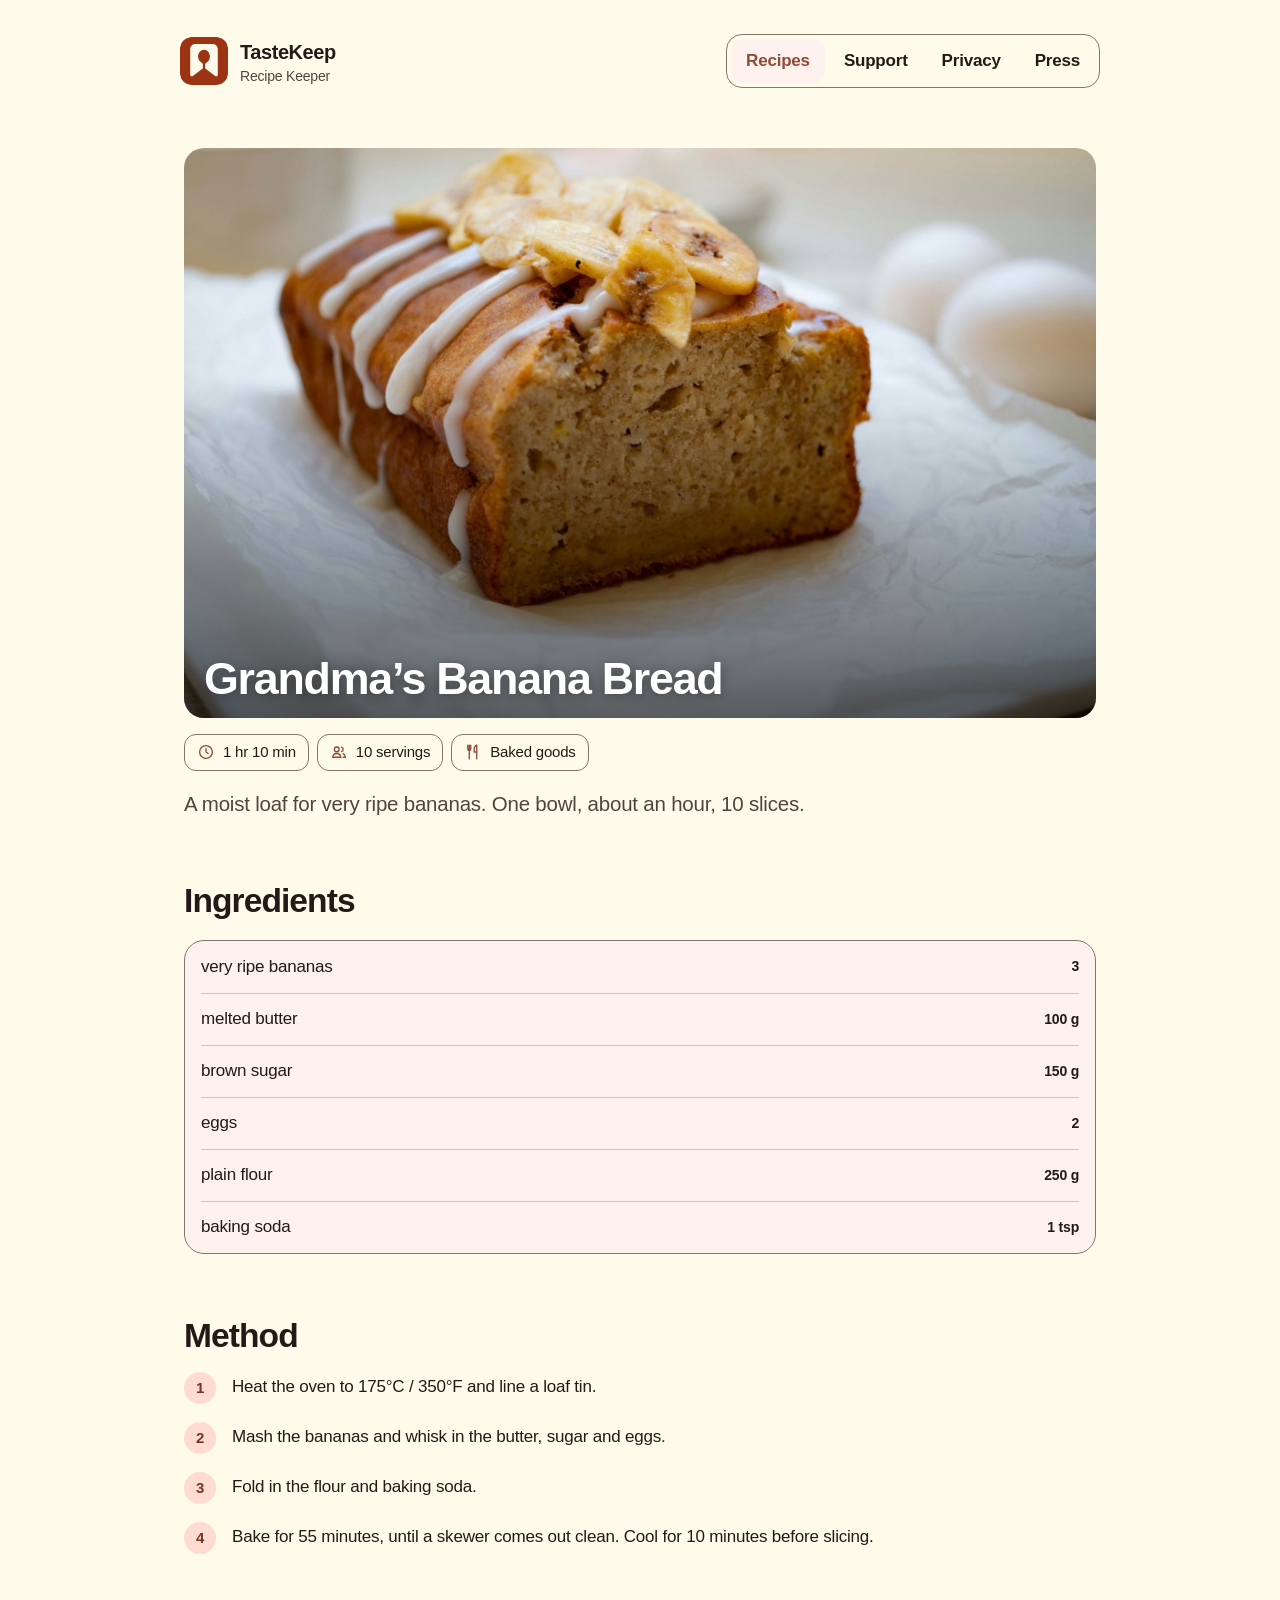
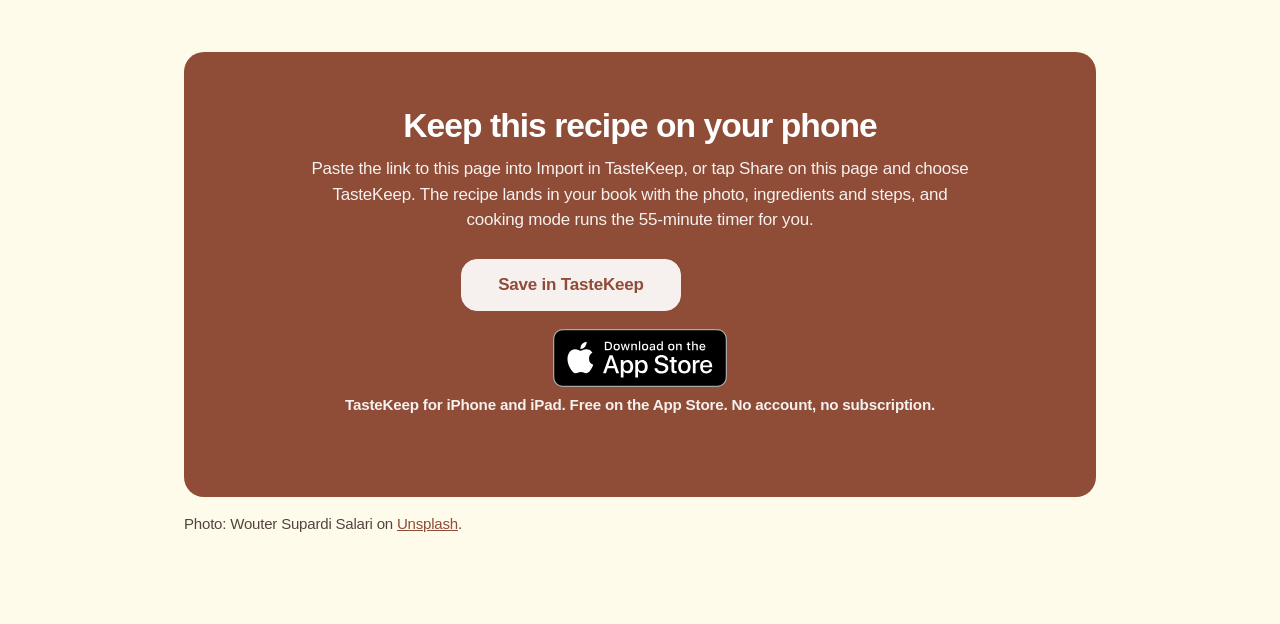
<file: recipes/grandmas-banana-bread/index.html>
<!doctype html>
<html lang="en">
<head>
  <meta charset="utf-8">
  <meta name="viewport" content="width=device-width, initial-scale=1">
  <meta name="color-scheme" content="light dark">
  <meta name="theme-color" media="(prefers-color-scheme: light)" content="#fffbeb">
  <meta name="theme-color" media="(prefers-color-scheme: dark)" content="#120d0b">
  <title>Grandma’s Banana Bread | TasteKeep</title>
  <meta name="description" content="A moist banana bread with cinnamon and walnuts. One bowl, about an hour.">
  <meta property="og:title" content="Grandma’s Banana Bread">
  <meta property="og:image" content="https://queeselamor.github.io/tastekeep-support/recipes/grandmas-banana-bread/banana-bread.jpg">
  <link rel="icon" href="../../assets/tastekeep-icon-256.png">
  <link rel="stylesheet" href="../../assets/site.css">
  <script type="application/ld+json">
  {
    "@context": "https://schema.org",
    "@type": "Recipe",
    "name": "Grandma’s Banana Bread",
    "description": "A moist banana bread with cinnamon and walnuts. One bowl, about an hour.",
    "image": ["https://queeselamor.github.io/tastekeep-support/recipes/grandmas-banana-bread/banana-bread.jpg"],
    "author": {"@type": "Organization", "name": "TasteKeep"},
    "prepTime": "PT15M",
    "cookTime": "PT55M",
    "totalTime": "PT1H10M",
    "recipeYield": ["10", "10 slices"],
    "recipeCategory": "Baking",
    "recipeIngredient": [
      "3 very ripe bananas",
      "100 g melted butter",
      "150 g brown sugar",
      "2 eggs",
      "250 g plain flour",
      "1 tsp baking soda"
    ],
    "recipeInstructions": [
      {"@type": "HowToStep", "text": "Heat the oven to 175°C / 350°F and line a loaf tin."},
      {"@type": "HowToStep", "text": "Mash the bananas and whisk in the butter, sugar and eggs."},
      {"@type": "HowToStep", "text": "Fold in the flour and baking soda."},
      {"@type": "HowToStep", "text": "Bake for 55 minutes, until a skewer comes out clean. Cool for 10 minutes before slicing."}
    ]
  }
  </script>
</head>
<body>
  <a class="skip-link" href="#content">Skip to content</a>

  <main id="content" class="shell">
    <header class="site-header">
      <a class="identity" href="../../" aria-label="TasteKeep support home">
        <span class="mark" aria-hidden="true">
          <svg viewBox="0 0 1024 1024">
            <rect class="mark-background" width="1024" height="1024" rx="220"/>
            <path class="mark-bookmark" d="M326 148h372c60 0 108 48 108 108v548c0 29-33 46-56 28L512 650 274 832c-23 18-56 1-56-28V256c0-60 48-108 108-108Z"/>
            <path class="mark-spoon" d="M512 270c-70 0-126 65-126 145 0 58 29 108 72 131 19 10 30 30 30 52v144c0 13 11 24 24 24s24-11 24-24V598c0-22 11-42 30-52 43-23 72-73 72-131 0-80-56-145-126-145Z"/>
          </svg>
        </span>
        <span>
          <span class="brand">TasteKeep</span>
          <span class="brand-note">Recipe Keeper</span>
        </span>
      </a>

      <nav class="site-nav" aria-label="Site">
        <a href="../../recipes/" aria-current="true">Recipes</a>
        <a href="../../#support">Support</a>
        <a href="../../#privacy">Privacy</a>
        <a href="../../press/">Press</a>
      </nav>
    </header>

    <article class="hero" aria-labelledby="recipe-title">
      <figure class="recipe-hero">
        <img src="banana-bread.jpg" width="2000" height="1500" alt="Sliced banana bread on a board">
        <h1 id="recipe-title">Grandma’s Banana Bread</h1>
      </figure>
      <ul class="recipe-chips" aria-label="Recipe details">
        <li><svg class="ico" viewBox="0 0 24 24" aria-hidden="true"><circle cx="12" cy="12" r="8.5"/><path d="M12 7.5V12l3 2"/></svg>1 hr 10 min</li>
        <li><svg class="ico" viewBox="0 0 24 24" aria-hidden="true"><circle cx="9" cy="8.5" r="3.2"/><path d="M3.5 19c.6-3.2 2.8-5 5.5-5s4.9 1.8 5.5 5z"/><path d="M15.5 5.6a3.1 3.1 0 0 1 0 5.8M17.5 14.3c1.6.7 2.7 2.3 3 4.7h-3"/></svg>10 servings</li>
        <li><svg class="ico" viewBox="0 0 24 24" aria-hidden="true"><path d="M7 3v8M5 3v5a2 2 0 0 0 4 0V3M7 11v10M16 3c-1.7 1.2-2.5 3.4-2.5 6v3H17V3zM17 12v9"/></svg>Baked goods</li>
      </ul>
      <p class="lead">A moist loaf for very ripe bananas. One bowl, about an hour, 10 slices.</p>

      <h2>Ingredients</h2>
      <ul class="ingredients">
        <li><span>very ripe bananas</span><span class="amt">3</span></li>
        <li><span>melted butter</span><span class="amt">100 g</span></li>
        <li><span>brown sugar</span><span class="amt">150 g</span></li>
        <li><span>eggs</span><span class="amt">2</span></li>
        <li><span>plain flour</span><span class="amt">250 g</span></li>
        <li><span>baking soda</span><span class="amt">1 tsp</span></li>
      </ul>

      <h2>Method</h2>
      <ol class="method">
        <li>Heat the oven to 175°C / 350°F and line a loaf tin.</li>
        <li>Mash the bananas and whisk in the butter, sugar and eggs.</li>
        <li>Fold in the flour and baking soda.</li>
        <li>Bake for 55 minutes, until a skewer comes out clean. Cool for 10 minutes before slicing.</li>
      </ol>

      <section class="band" aria-labelledby="save-title">
        <h2 id="save-title">Keep this recipe on your phone</h2>
        <p>Paste the link to this page into Import in TasteKeep, or tap Share on this page and choose TasteKeep. The recipe lands in your book with the photo, ingredients and steps, and cooking mode runs the 55-minute timer for you.</p>
        <p class="save-row"><a class="button" href="tastekeep://app/import?url=https%3A%2F%2Fqueeselamor.github.io%2Ftastekeep-support%2Frecipes%2Fgrandmas-banana-bread%2F" data-store="https://apps.apple.com/app/apple-store/id6805066789?pt=129091971&amp;ct=recipe-grandmas-banana-bread&amp;mt=8" onclick="return openInTasteKeep(event, this)">Save in TasteKeep</a></p>
        <a class="store-badge" href="https://apps.apple.com/app/apple-store/id6805066789?pt=129091971&amp;ct=recipe-grandmas-banana-bread&amp;mt=8"><img src="../../assets/app-store-badge.svg" width="174" height="58" alt="Download on the App Store"></a>
        <p class="cta-note">TasteKeep for iPhone and iPad. Free on the App Store. No account, no subscription.</p>
      </section>
      <script>
        // "Save in TasteKeep": opens the app's import sheet with this page (TasteKeep 1.3.2 and later);
        // if nothing opens within 1.5 s, the App Store page takes over.
        function openInTasteKeep(event, link) {
          event.preventDefault();
          var started = Date.now();
          window.location.href = link.getAttribute('href');
          setTimeout(function () {
            if (!document.hidden && Date.now() - started < 2500) window.location.href = link.getAttribute('data-store');
          }, 1500);
          return false;
        }
      </script>

      <p class="download-note">Photo: Wouter Supardi Salari on <a href="https://unsplash.com/photos/7RzeewJzFUI">Unsplash</a>.</p>
    </article>
  </main>
</body>
</html>
</file>
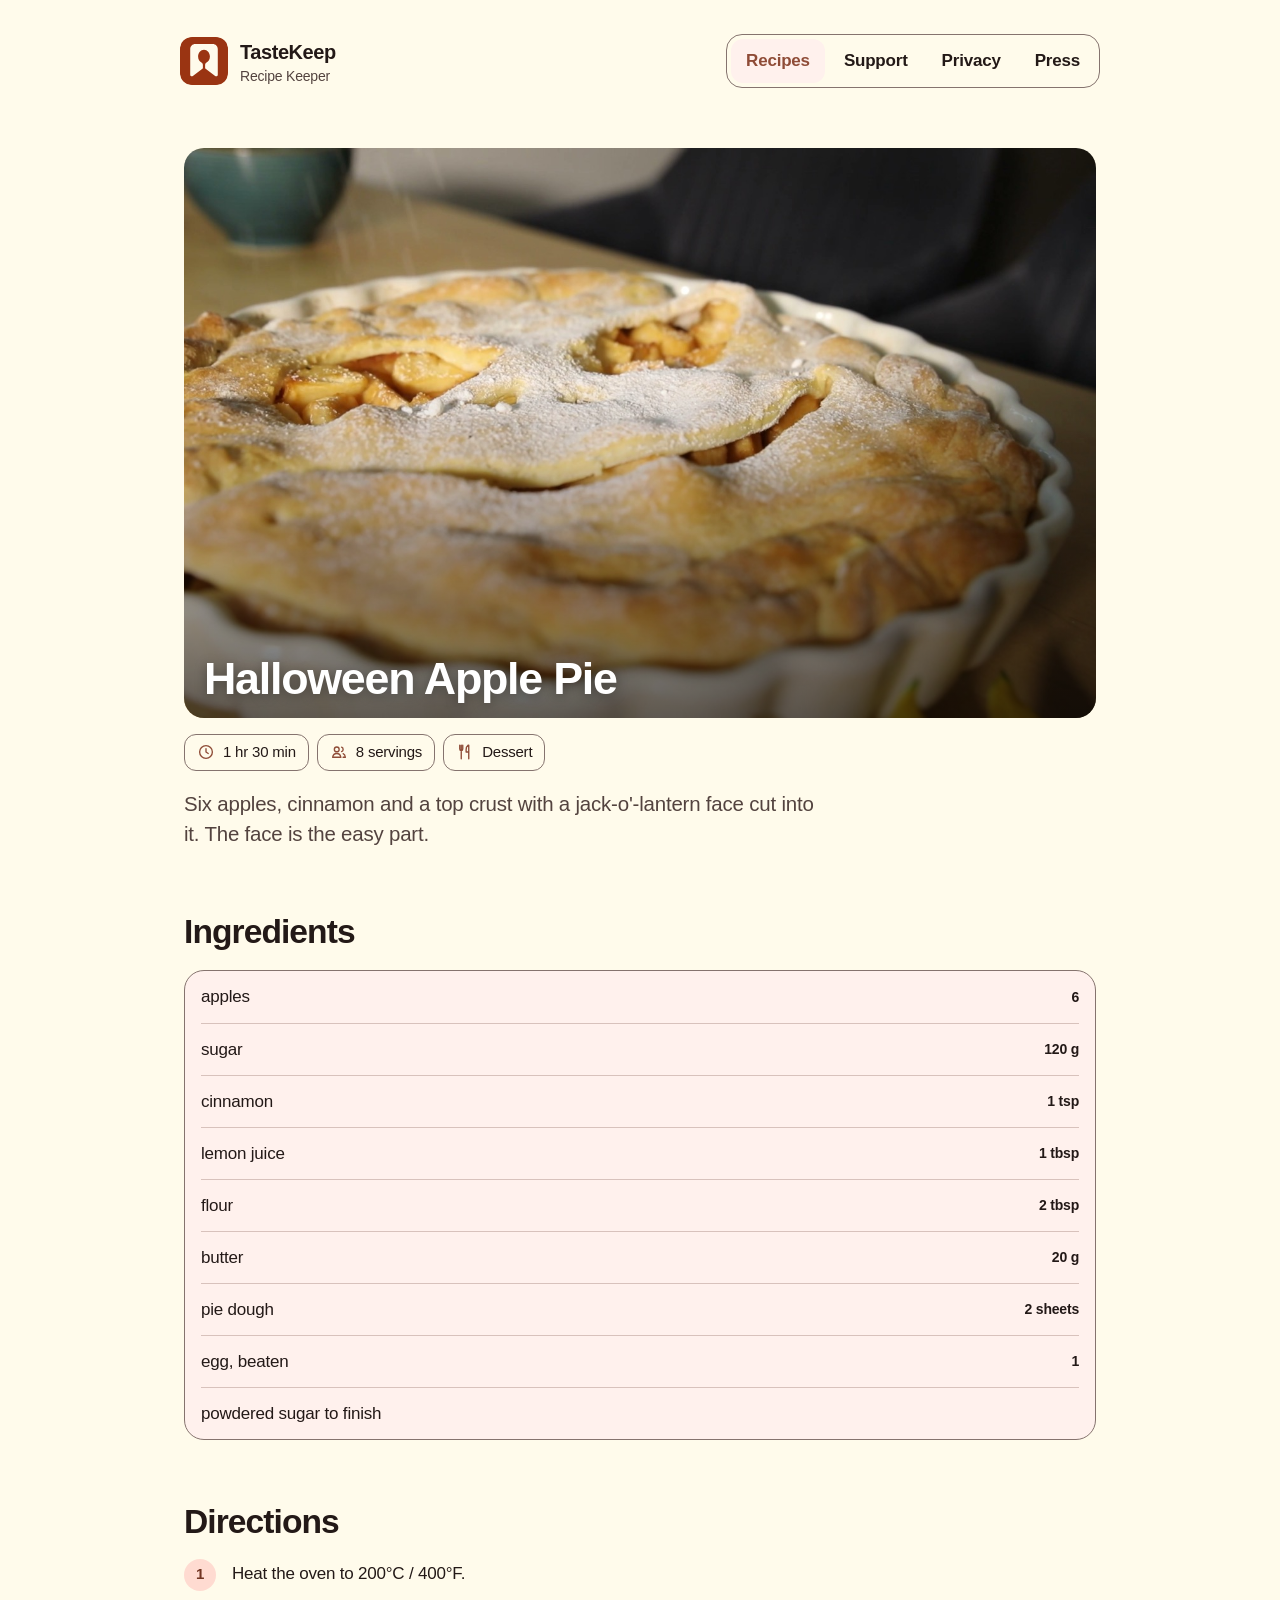
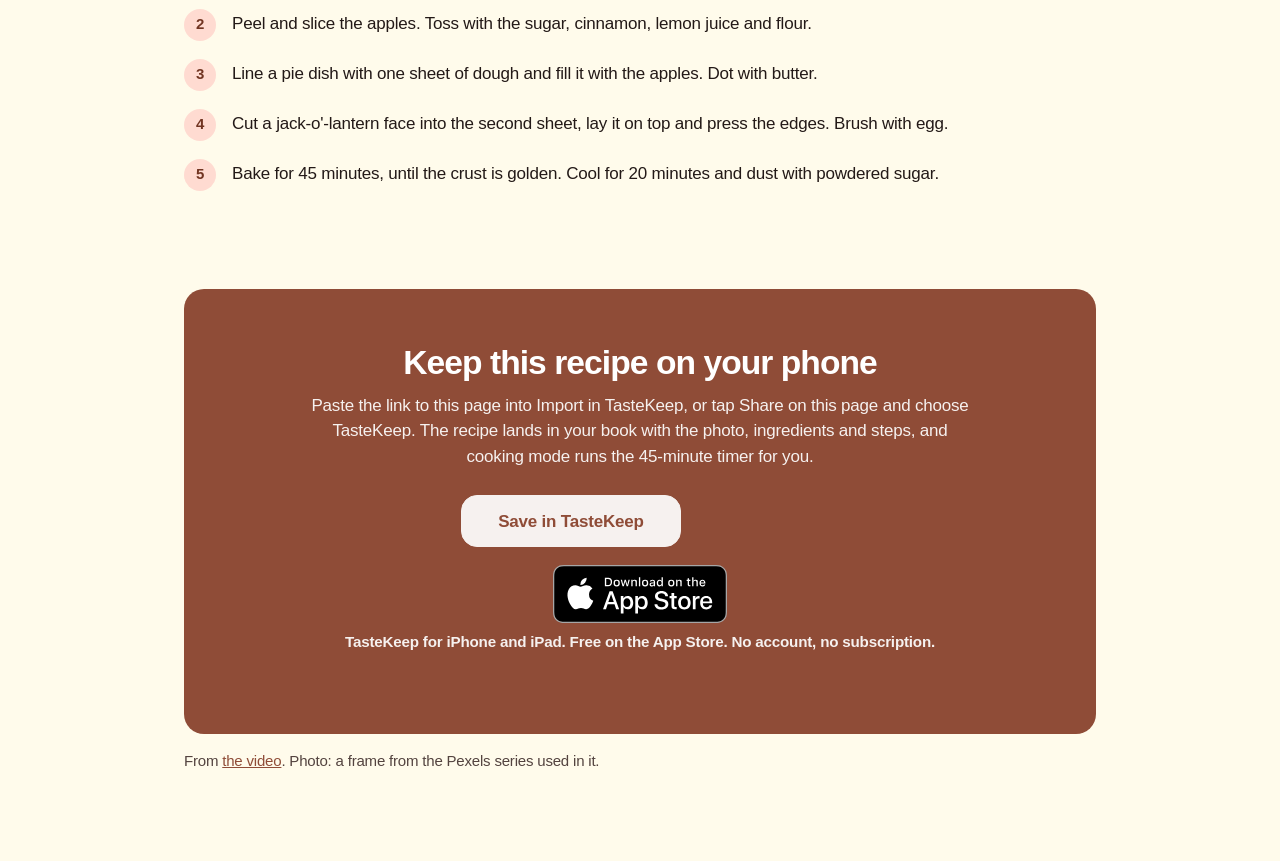
<file: recipes/halloween-apple-pie/index.html>
<!doctype html>
<html lang="en">
<head>
  <meta charset="utf-8">
  <meta name="viewport" content="width=device-width, initial-scale=1">
  <meta name="color-scheme" content="light dark">
  <meta name="theme-color" media="(prefers-color-scheme: light)" content="#fffbeb">
  <meta name="theme-color" media="(prefers-color-scheme: dark)" content="#120d0b">
  <title>Halloween Apple Pie with a Jack-o'-Lantern Face | TasteKeep</title>
  <meta name="description" content="Apple pie for Halloween: six apples, cinnamon, a top crust with a carved face, 45 minutes in the oven. Serves 8.">
  <link rel="canonical" href="https://queeselamor.github.io/tastekeep-support/recipes/halloween-apple-pie/">
  <meta property="og:title" content="Halloween Apple Pie with a Jack-o'-Lantern Face">
  <meta property="og:image" content="https://queeselamor.github.io/tastekeep-support/recipes/halloween-apple-pie/halloween-apple-pie.jpg">
  <link rel="icon" href="../../assets/tastekeep-icon-256.png">
  <link rel="stylesheet" href="../../assets/site.css">
  <script type="application/ld+json">
  {
    "@context": "https://schema.org",
    "@type": "Recipe",
    "name": "Halloween Apple Pie",
    "description": "Apple pie for Halloween: six apples, cinnamon, a top crust with a carved jack-o'-lantern face, 45 minutes in the oven.",
    "image": ["https://queeselamor.github.io/tastekeep-support/recipes/halloween-apple-pie/halloween-apple-pie.jpg"],
    "author": {"@type": "Organization", "name": "TasteKeep"},
    "prepTime": "PT25M",
    "cookTime": "PT45M",
    "totalTime": "PT1H30M",
    "recipeYield": ["8", "8 slices"],
    "recipeCategory": "Dessert",
    "keywords": "halloween apple pie, jack-o-lantern pie, apple pie recipe",
    "recipeIngredient": [
      "6 apples",
      "120 g sugar",
      "1 tsp cinnamon",
      "1 tbsp lemon juice",
      "2 tbsp flour",
      "20 g butter",
      "2 sheets pie dough",
      "1 egg, beaten",
      "powdered sugar to finish"
    ],
    "recipeInstructions": [
      {"@type": "HowToStep", "text": "Heat the oven to 200°C / 400°F."},
      {"@type": "HowToStep", "text": "Peel and slice the apples. Toss with the sugar, cinnamon, lemon juice and flour."},
      {"@type": "HowToStep", "text": "Line a pie dish with one sheet of dough and fill it with the apples. Dot with butter."},
      {"@type": "HowToStep", "text": "Cut a jack-o'-lantern face into the second sheet, lay it on top and press the edges. Brush with egg."},
      {"@type": "HowToStep", "text": "Bake for 45 minutes, until the crust is golden. Cool for 20 minutes and dust with powdered sugar."}
    ]
  }
  </script>
</head>
<body>
  <a class="skip-link" href="#content">Skip to content</a>

  <main id="content" class="shell">
    <header class="site-header">
      <a class="identity" href="../../" aria-label="TasteKeep support home">
        <span class="mark" aria-hidden="true">
          <svg viewBox="0 0 1024 1024">
            <rect class="mark-background" width="1024" height="1024" rx="220"/>
            <path class="mark-bookmark" d="M326 148h372c60 0 108 48 108 108v548c0 29-33 46-56 28L512 650 274 832c-23 18-56 1-56-28V256c0-60 48-108 108-108Z"/>
            <path class="mark-spoon" d="M512 270c-70 0-126 65-126 145 0 58 29 108 72 131 19 10 30 30 30 52v144c0 13 11 24 24 24s24-11 24-24V598c0-22 11-42 30-52 43-23 72-73 72-131 0-80-56-145-126-145Z"/>
          </svg>
        </span>
        <span>
          <span class="brand">TasteKeep</span>
          <span class="brand-note">Recipe Keeper</span>
        </span>
      </a>

      <nav class="site-nav" aria-label="Site">
        <a href="../../recipes/" aria-current="true">Recipes</a>
        <a href="../../#support">Support</a>
        <a href="../../#privacy">Privacy</a>
        <a href="../../press/">Press</a>
      </nav>
    </header>

    <article class="hero" aria-labelledby="recipe-title">
      <figure class="recipe-hero">
        <img src="halloween-apple-pie.jpg" width="1600" height="900" alt="Apple pie with a jack-o'-lantern face cut into the crust, dusted with powdered sugar">
        <h1 id="recipe-title">Halloween Apple Pie</h1>
      </figure>
      <ul class="recipe-chips" aria-label="Recipe details">
        <li><svg class="ico" viewBox="0 0 24 24" aria-hidden="true"><circle cx="12" cy="12" r="8.5"/><path d="M12 7.5V12l3 2"/></svg>1 hr 30 min</li>
        <li><svg class="ico" viewBox="0 0 24 24" aria-hidden="true"><circle cx="9" cy="8.5" r="3.2"/><path d="M3.5 19c.6-3.2 2.8-5 5.5-5s4.9 1.8 5.5 5z"/><path d="M15.5 5.6a3.1 3.1 0 0 1 0 5.8M17.5 14.3c1.6.7 2.7 2.3 3 4.7h-3"/></svg>8 servings</li>
        <li><svg class="ico" viewBox="0 0 24 24" aria-hidden="true"><path d="M7 3v8M5 3v5a2 2 0 0 0 4 0V3M7 11v10M16 3c-1.7 1.2-2.5 3.4-2.5 6v3H17V3zM17 12v9"/></svg>Dessert</li>
      </ul>
      <p class="lead">Six apples, cinnamon and a top crust with a jack-o'-lantern face cut into it. The face is the easy part.</p>

      <h2>Ingredients</h2>
      <ul class="ingredients">
        <li><span>apples</span><span class="amt">6</span></li>
        <li><span>sugar</span><span class="amt">120 g</span></li>
        <li><span>cinnamon</span><span class="amt">1 tsp</span></li>
        <li><span>lemon juice</span><span class="amt">1 tbsp</span></li>
        <li><span>flour</span><span class="amt">2 tbsp</span></li>
        <li><span>butter</span><span class="amt">20 g</span></li>
        <li><span>pie dough</span><span class="amt">2 sheets</span></li>
        <li><span>egg, beaten</span><span class="amt">1</span></li>
        <li><span>powdered sugar to finish</span></li>
      </ul>

      <h2>Directions</h2>
      <ol class="method">
        <li>Heat the oven to 200°C / 400°F.</li>
        <li>Peel and slice the apples. Toss with the sugar, cinnamon, lemon juice and flour.</li>
        <li>Line a pie dish with one sheet of dough and fill it with the apples. Dot with butter.</li>
        <li>Cut a jack-o'-lantern face into the second sheet, lay it on top and press the edges. Brush with egg.</li>
        <li>Bake for 45 minutes, until the crust is golden. Cool for 20 minutes and dust with powdered sugar.</li>
      </ol>

      <section class="band" aria-labelledby="save-title">
        <h2 id="save-title">Keep this recipe on your phone</h2>
        <p>Paste the link to this page into Import in TasteKeep, or tap Share on this page and choose TasteKeep. The recipe lands in your book with the photo, ingredients and steps, and cooking mode runs the 45-minute timer for you.</p>
        <p class="save-row"><a class="button" href="tastekeep://app/import?url=https%3A%2F%2Fqueeselamor.github.io%2Ftastekeep-support%2Frecipes%2Fhalloween-apple-pie%2F" data-store="https://apps.apple.com/app/apple-store/id6805066789?pt=129091971&amp;ct=recipe-halloween-apple-pie&amp;mt=8" onclick="return openInTasteKeep(event, this)">Save in TasteKeep</a></p>
        <a class="store-badge" href="https://apps.apple.com/app/apple-store/id6805066789?pt=129091971&amp;ct=recipe-halloween-apple-pie&amp;mt=8"><img src="../../assets/app-store-badge.svg" width="174" height="58" alt="Download on the App Store"></a>
        <p class="cta-note">TasteKeep for iPhone and iPad. Free on the App Store. No account, no subscription.</p>
      </section>
      <script>
        // "Save in TasteKeep": opens the app's import sheet with this page (TasteKeep 1.3.2 and later);
        // if nothing opens within 1.5 s, the App Store page takes over.
        function openInTasteKeep(event, link) {
          event.preventDefault();
          var started = Date.now();
          window.location.href = link.getAttribute('href');
          setTimeout(function () {
            if (!document.hidden && Date.now() - started < 2500) window.location.href = link.getAttribute('data-store');
          }, 1500);
          return false;
        }
      </script>

      <p class="download-note">From <a href="https://youtube.com/shorts/c3oXXQlFzUo">the video</a>. Photo: a frame from the Pexels series used in it.</p>
    </article>
  </main>
</body>
</html>
</file>
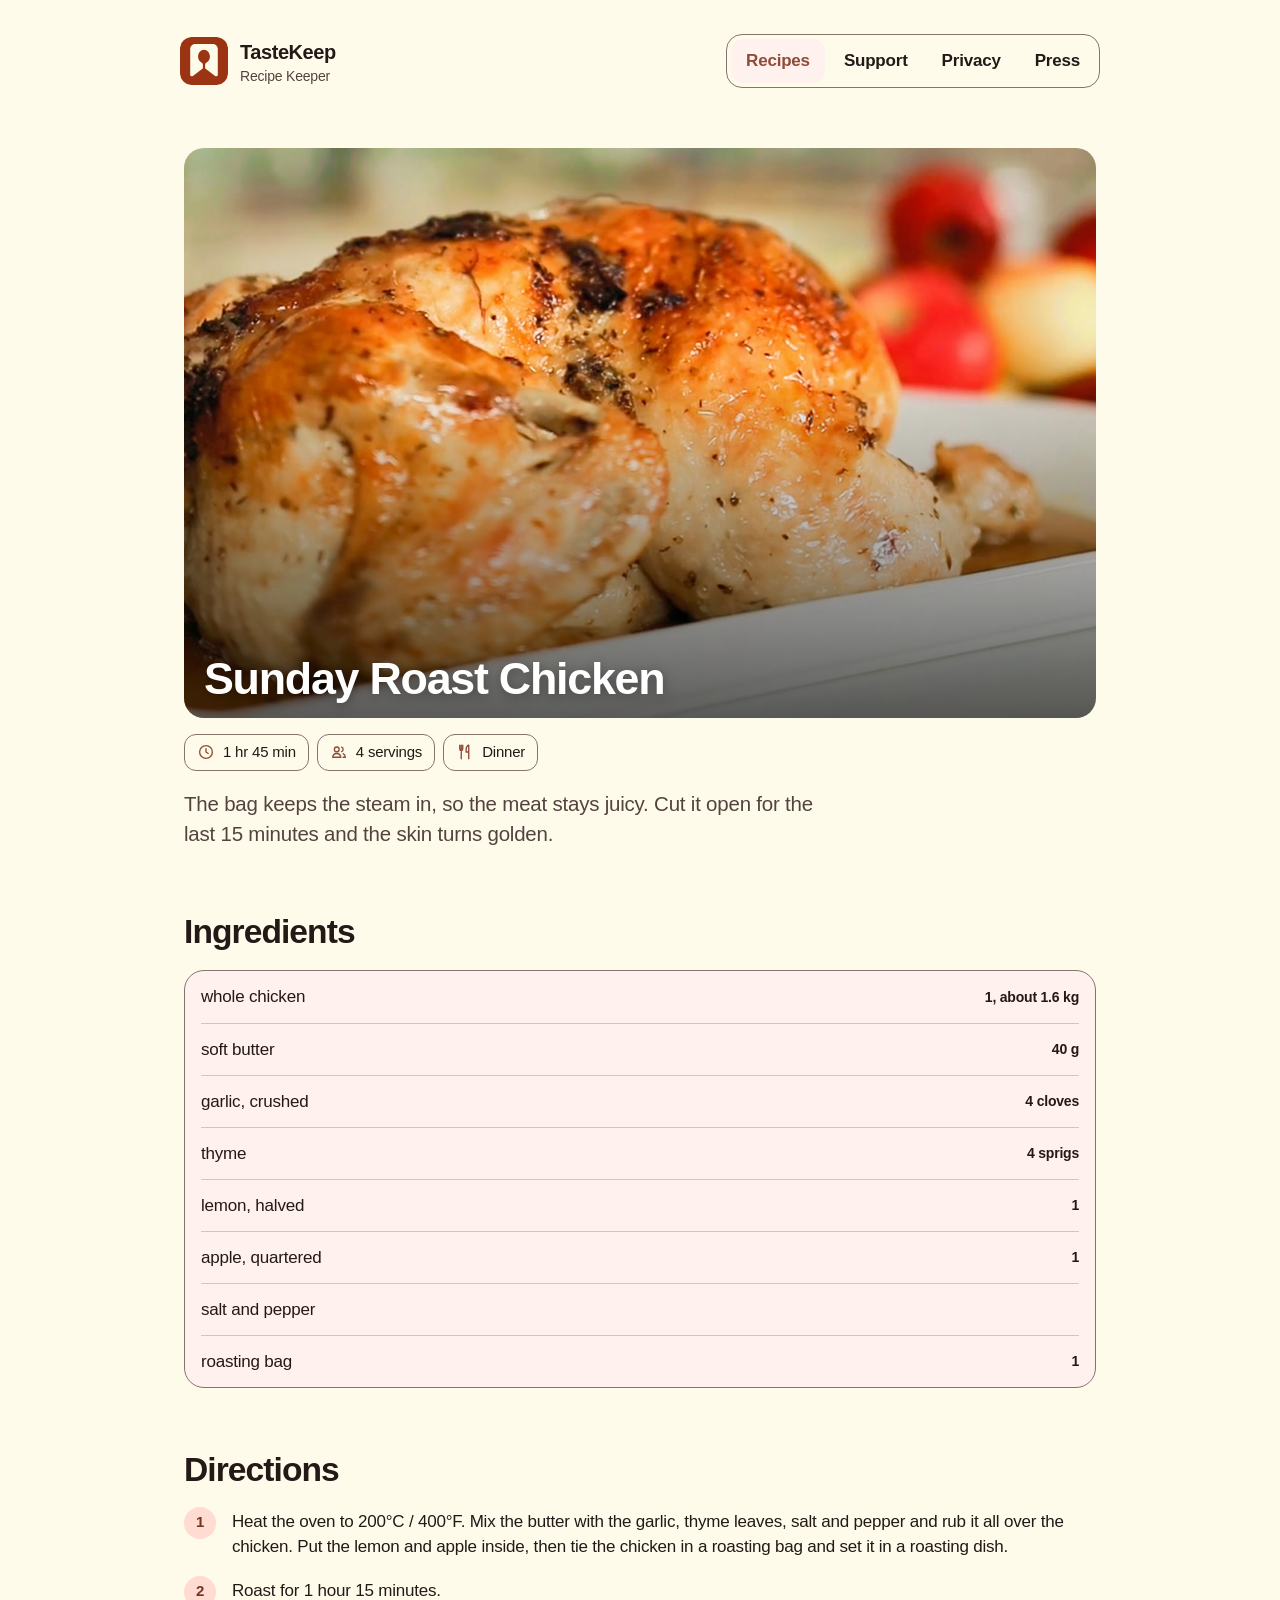
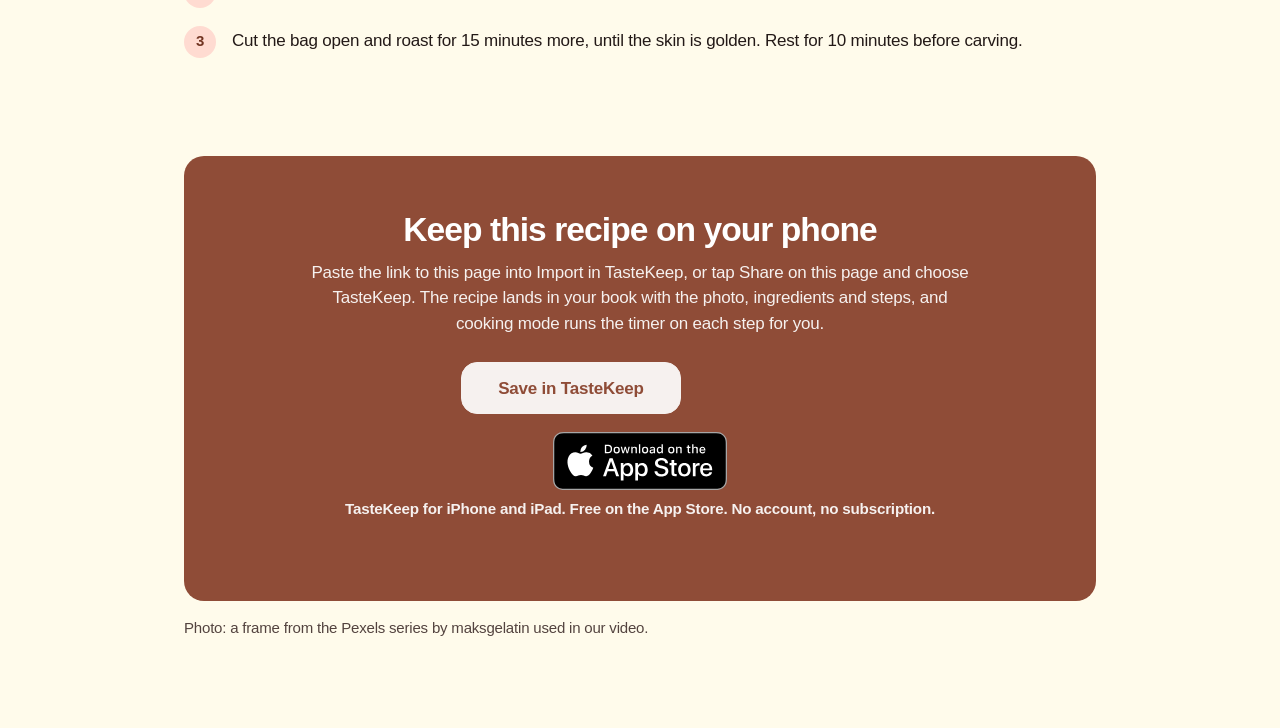
<file: recipes/sunday-roast-chicken/index.html>
<!doctype html>
<html lang="en">
<head>
  <meta charset="utf-8">
  <meta name="viewport" content="width=device-width, initial-scale=1">
  <meta name="color-scheme" content="light dark">
  <meta name="theme-color" media="(prefers-color-scheme: light)" content="#fffbeb">
  <meta name="theme-color" media="(prefers-color-scheme: dark)" content="#120d0b">
  <title>Sunday Roast Chicken in a Bag | TasteKeep</title>
  <meta name="description" content="Sunday roast chicken: garlic and thyme butter, roasted in a bag for 1 hour 15 minutes, then browned. Juicy, golden, serves 4.">
  <link rel="canonical" href="https://queeselamor.github.io/tastekeep-support/recipes/sunday-roast-chicken/">
  <meta property="og:title" content="Sunday Roast Chicken">
  <meta property="og:image" content="https://queeselamor.github.io/tastekeep-support/recipes/sunday-roast-chicken/sunday-roast-chicken.jpg">
  <link rel="icon" href="../../assets/tastekeep-icon-256.png">
  <link rel="stylesheet" href="../../assets/site.css">
  <script type="application/ld+json">
  {
    "@context": "https://schema.org",
    "@type": "Recipe",
    "name": "Sunday Roast Chicken",
    "description": "Whole chicken rubbed with garlic and thyme butter, roasted in a bag so it stays juicy, then browned for 15 minutes. Serves 4.",
    "image": [
      "https://queeselamor.github.io/tastekeep-support/recipes/sunday-roast-chicken/sunday-roast-chicken.jpg"
    ],
    "author": {
      "@type": "Organization",
      "name": "TasteKeep"
    },
    "prepTime": "PT15M",
    "cookTime": "PT1H30M",
    "totalTime": "PT1H45M",
    "recipeYield": [
      "4",
      "4 servings"
    ],
    "recipeCategory": "Main course",
    "keywords": "roast chicken, sunday roast chicken, roast chicken in a bag, whole roast chicken",
    "recipeIngredient": [
      "1 whole chicken (about 1.6 kg)",
      "40 g soft butter",
      "4 cloves garlic, crushed",
      "4 sprigs thyme",
      "1 lemon, halved",
      "1 apple, quartered",
      "salt and pepper",
      "1 roasting bag"
    ],
    "recipeInstructions": [
      {
        "@type": "HowToStep",
        "text": "Heat the oven to 200°C / 400°F. Mix the butter with the garlic, thyme leaves, salt and pepper and rub it all over the chicken. Put the lemon and apple inside, then tie the chicken in a roasting bag and set it in a roasting dish."
      },
      {
        "@type": "HowToStep",
        "text": "Roast for 1 hour 15 minutes."
      },
      {
        "@type": "HowToStep",
        "text": "Cut the bag open and roast for 15 minutes more, until the skin is golden. Rest for 10 minutes before carving."
      }
    ]
  }
  </script>
</head>
<body>
  <a class="skip-link" href="#content">Skip to content</a>

  <main id="content" class="shell">
    <header class="site-header">
      <a class="identity" href="../../" aria-label="TasteKeep support home">
        <span class="mark" aria-hidden="true">
          <svg viewBox="0 0 1024 1024">
            <rect class="mark-background" width="1024" height="1024" rx="220"/>
            <path class="mark-bookmark" d="M326 148h372c60 0 108 48 108 108v548c0 29-33 46-56 28L512 650 274 832c-23 18-56 1-56-28V256c0-60 48-108 108-108Z"/>
            <path class="mark-spoon" d="M512 270c-70 0-126 65-126 145 0 58 29 108 72 131 19 10 30 30 30 52v144c0 13 11 24 24 24s24-11 24-24V598c0-22 11-42 30-52 43-23 72-73 72-131 0-80-56-145-126-145Z"/>
          </svg>
        </span>
        <span>
          <span class="brand">TasteKeep</span>
          <span class="brand-note">Recipe Keeper</span>
        </span>
      </a>

      <nav class="site-nav" aria-label="Site">
        <a href="../../recipes/" aria-current="true">Recipes</a>
        <a href="../../#support">Support</a>
        <a href="../../#privacy">Privacy</a>
        <a href="../../press/">Press</a>
      </nav>
    </header>

    <article class="hero" aria-labelledby="recipe-title">
      <figure class="recipe-hero">
        <img src="sunday-roast-chicken.jpg" width="1600" height="900" alt="Golden roast chicken on a white platter with apples behind">
        <h1 id="recipe-title">Sunday Roast Chicken</h1>
      </figure>
      <ul class="recipe-chips" aria-label="Recipe details">
        <li><svg class="ico" viewBox="0 0 24 24" aria-hidden="true"><circle cx="12" cy="12" r="8.5"/><path d="M12 7.5V12l3 2"/></svg>1 hr 45 min</li>
        <li><svg class="ico" viewBox="0 0 24 24" aria-hidden="true"><circle cx="9" cy="8.5" r="3.2"/><path d="M3.5 19c.6-3.2 2.8-5 5.5-5s4.9 1.8 5.5 5z"/><path d="M15.5 5.6a3.1 3.1 0 0 1 0 5.8M17.5 14.3c1.6.7 2.7 2.3 3 4.7h-3"/></svg>4 servings</li>
        <li><svg class="ico" viewBox="0 0 24 24" aria-hidden="true"><path d="M7 3v8M5 3v5a2 2 0 0 0 4 0V3M7 11v10M16 3c-1.7 1.2-2.5 3.4-2.5 6v3H17V3zM17 12v9"/></svg>Dinner</li>
      </ul>
      <p class="lead">The bag keeps the steam in, so the meat stays juicy. Cut it open for the last 15 minutes and the skin turns golden.</p>

      <h2>Ingredients</h2>
      <ul class="ingredients">
        <li><span>whole chicken</span><span class="amt">1, about 1.6 kg</span></li>
        <li><span>soft butter</span><span class="amt">40 g</span></li>
        <li><span>garlic, crushed</span><span class="amt">4 cloves</span></li>
        <li><span>thyme</span><span class="amt">4 sprigs</span></li>
        <li><span>lemon, halved</span><span class="amt">1</span></li>
        <li><span>apple, quartered</span><span class="amt">1</span></li>
        <li><span>salt and pepper</span></li>
        <li><span>roasting bag</span><span class="amt">1</span></li>
      </ul>

      <h2>Directions</h2>
      <ol class="method">
        <li>Heat the oven to 200°C / 400°F. Mix the butter with the garlic, thyme leaves, salt and pepper and rub it all over the chicken. Put the lemon and apple inside, then tie the chicken in a roasting bag and set it in a roasting dish.</li>
        <li>Roast for 1 hour 15 minutes.</li>
        <li>Cut the bag open and roast for 15 minutes more, until the skin is golden. Rest for 10 minutes before carving.</li>
      </ol>

      <section class="band" aria-labelledby="save-title">
        <h2 id="save-title">Keep this recipe on your phone</h2>
        <p>Paste the link to this page into Import in TasteKeep, or tap Share on this page and choose TasteKeep. The recipe lands in your book with the photo, ingredients and steps, and cooking mode runs the timer on each step for you.</p>
        <p class="save-row"><a class="button" href="tastekeep://app/import?url=https%3A%2F%2Fqueeselamor.github.io%2Ftastekeep-support%2Frecipes%2Fsunday-roast-chicken%2F" data-store="https://apps.apple.com/app/apple-store/id6805066789?pt=129091971&amp;ct=recipe-sunday-roast-chicken&amp;mt=8" onclick="return openInTasteKeep(event, this)">Save in TasteKeep</a></p>
        <a class="store-badge" href="https://apps.apple.com/app/apple-store/id6805066789?pt=129091971&amp;ct=recipe-sunday-roast-chicken&amp;mt=8"><img src="../../assets/app-store-badge.svg" width="174" height="58" alt="Download on the App Store"></a>
        <p class="cta-note">TasteKeep for iPhone and iPad. Free on the App Store. No account, no subscription.</p>
      </section>
      <script>
        // "Save in TasteKeep": opens the app's import sheet with this page (TasteKeep 1.3.2 and later);
        // if nothing opens within 1.5 s, the App Store page takes over.
        function openInTasteKeep(event, link) {
          event.preventDefault();
          var started = Date.now();
          window.location.href = link.getAttribute('href');
          setTimeout(function () {
            if (!document.hidden && Date.now() - started < 2500) window.location.href = link.getAttribute('data-store');
          }, 1500);
          return false;
        }
      </script>

      <p class="download-note">Photo: a frame from the Pexels series by maksgelatin used in our video.</p>
    </article>
  </main>
</body>
</html>
</file>
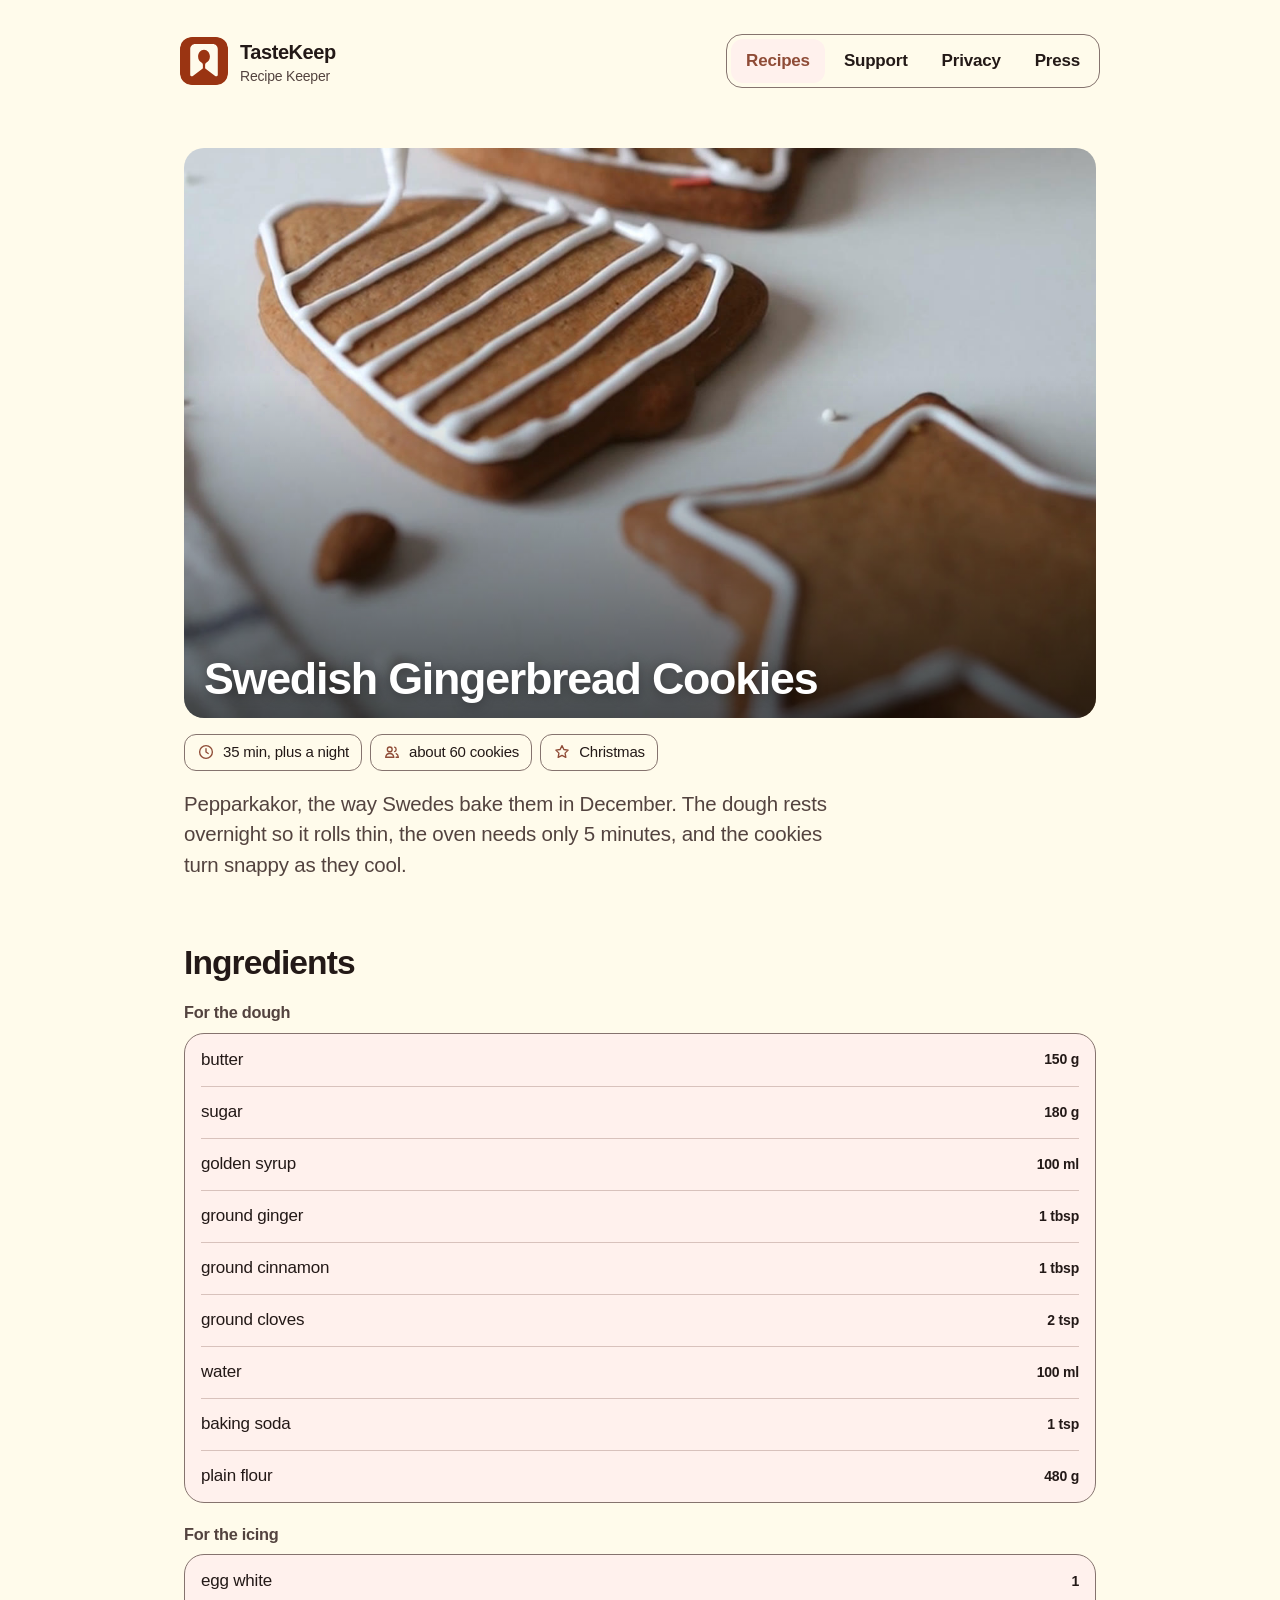
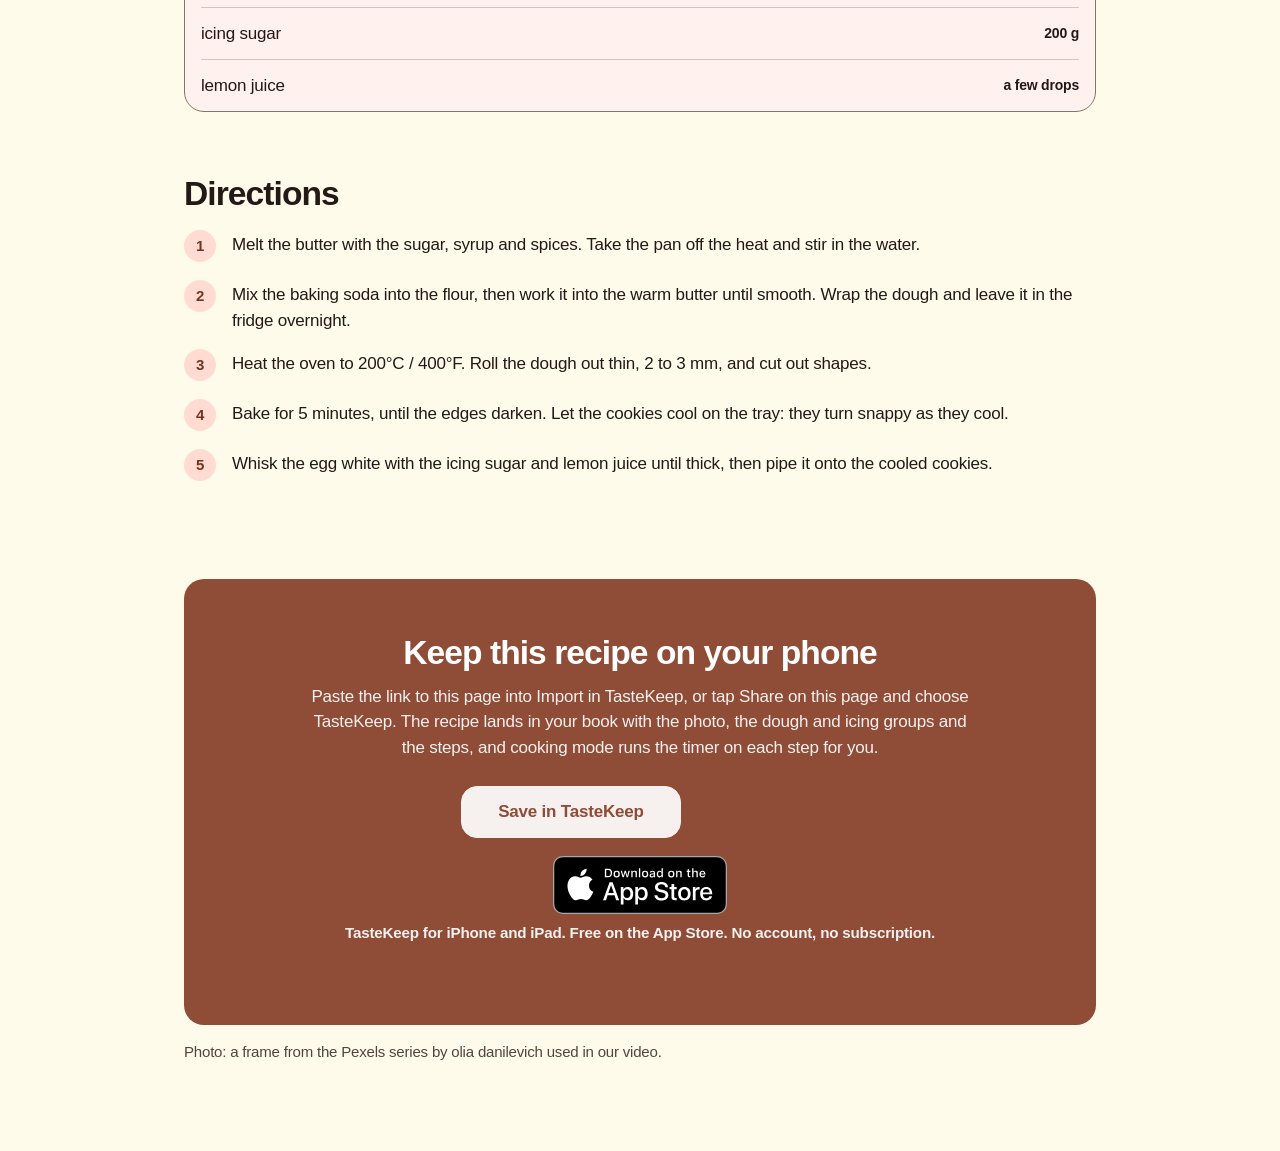
<file: recipes/swedish-gingerbread-cookies/index.html>
<!doctype html>
<html lang="en">
<head>
  <meta charset="utf-8">
  <meta name="viewport" content="width=device-width, initial-scale=1">
  <meta name="color-scheme" content="light dark">
  <meta name="theme-color" media="(prefers-color-scheme: light)" content="#fffbeb">
  <meta name="theme-color" media="(prefers-color-scheme: dark)" content="#120d0b">
  <title>Swedish Gingerbread Cookies (Pepparkakor) | TasteKeep</title>
  <meta name="description" content="Swedish gingerbread cookies (pepparkakor): rest the spiced dough overnight, roll it thin, bake 5 minutes and pipe white icing. Snappy, makes about 60.">
  <link rel="canonical" href="https://queeselamor.github.io/tastekeep-support/recipes/swedish-gingerbread-cookies/">
  <meta property="og:title" content="Swedish Gingerbread Cookies">
  <meta property="og:image" content="https://queeselamor.github.io/tastekeep-support/recipes/swedish-gingerbread-cookies/swedish-gingerbread-cookies.jpg">
  <link rel="icon" href="../../assets/tastekeep-icon-256.png">
  <link rel="stylesheet" href="../../assets/site.css">
  <script type="application/ld+json">
  {
    "@context": "https://schema.org",
    "@type": "Recipe",
    "name": "Swedish Gingerbread Cookies (Pepparkakor)",
    "description": "Thin, snappy Swedish gingerbread cookies: a spiced butter and syrup dough rested overnight, baked for 5 minutes and piped with white icing. Makes about 60.",
    "image": [
      "https://queeselamor.github.io/tastekeep-support/recipes/swedish-gingerbread-cookies/swedish-gingerbread-cookies.jpg"
    ],
    "author": {
      "@type": "Organization",
      "name": "TasteKeep"
    },
    "prepTime": "PT30M",
    "cookTime": "PT5M",
    "totalTime": "PT35M",
    "recipeYield": [
      "60",
      "about 60 cookies"
    ],
    "recipeCategory": "Dessert",
    "recipeCuisine": "Swedish",
    "keywords": "pepparkakor, swedish gingerbread cookies, gingerbread cookies recipe, swedish christmas cookies",
    "recipeIngredient": [
      "150 g butter",
      "180 g sugar",
      "100 ml golden syrup",
      "1 tbsp ground ginger",
      "1 tbsp ground cinnamon",
      "2 tsp ground cloves",
      "100 ml water",
      "1 tsp baking soda",
      "480 g plain flour",
      "1 egg white",
      "200 g icing sugar",
      "a few drops of lemon juice"
    ],
    "recipeInstructions": [
      {
        "@type": "HowToStep",
        "text": "Melt the butter with the sugar, syrup and spices. Take the pan off the heat and stir in the water."
      },
      {
        "@type": "HowToStep",
        "text": "Mix the baking soda into the flour, then work it into the warm butter until smooth. Wrap the dough and leave it in the fridge overnight."
      },
      {
        "@type": "HowToStep",
        "text": "Heat the oven to 200°C / 400°F. Roll the dough out thin, 2 to 3 mm, and cut out shapes."
      },
      {
        "@type": "HowToStep",
        "text": "Bake for 5 minutes, until the edges darken. Let the cookies cool on the tray: they turn snappy as they cool."
      },
      {
        "@type": "HowToStep",
        "text": "Whisk the egg white with the icing sugar and lemon juice until thick, then pipe it onto the cooled cookies."
      }
    ]
  }
  </script>
</head>
<body>
  <a class="skip-link" href="#content">Skip to content</a>

  <main id="content" class="shell">
    <header class="site-header">
      <a class="identity" href="../../" aria-label="TasteKeep support home">
        <span class="mark" aria-hidden="true">
          <svg viewBox="0 0 1024 1024">
            <rect class="mark-background" width="1024" height="1024" rx="220"/>
            <path class="mark-bookmark" d="M326 148h372c60 0 108 48 108 108v548c0 29-33 46-56 28L512 650 274 832c-23 18-56 1-56-28V256c0-60 48-108 108-108Z"/>
            <path class="mark-spoon" d="M512 270c-70 0-126 65-126 145 0 58 29 108 72 131 19 10 30 30 30 52v144c0 13 11 24 24 24s24-11 24-24V598c0-22 11-42 30-52 43-23 72-73 72-131 0-80-56-145-126-145Z"/>
          </svg>
        </span>
        <span>
          <span class="brand">TasteKeep</span>
          <span class="brand-note">Recipe Keeper</span>
        </span>
      </a>

      <nav class="site-nav" aria-label="Site">
        <a href="../../recipes/" aria-current="true">Recipes</a>
        <a href="../../#support">Support</a>
        <a href="../../#privacy">Privacy</a>
        <a href="../../press/">Press</a>
      </nav>
    </header>

    <article class="hero" aria-labelledby="recipe-title">
      <figure class="recipe-hero">
        <img src="swedish-gingerbread-cookies.jpg" width="1600" height="900" alt="Gingerbread bell and star cookies with white piped icing">
        <h1 id="recipe-title">Swedish Gingerbread Cookies</h1>
      </figure>
      <ul class="recipe-chips" aria-label="Recipe details">
        <li><svg class="ico" viewBox="0 0 24 24" aria-hidden="true"><circle cx="12" cy="12" r="8.5"/><path d="M12 7.5V12l3 2"/></svg>35 min, plus a night</li>
        <li><svg class="ico" viewBox="0 0 24 24" aria-hidden="true"><circle cx="9" cy="8.5" r="3.2"/><path d="M3.5 19c.6-3.2 2.8-5 5.5-5s4.9 1.8 5.5 5z"/><path d="M15.5 5.6a3.1 3.1 0 0 1 0 5.8M17.5 14.3c1.6.7 2.7 2.3 3 4.7h-3"/></svg>about 60 cookies</li>
        <li><svg class="ico" viewBox="0 0 24 24" aria-hidden="true"><path d="M12 3.5l2.5 5.2 5.7.8-4.1 4 1 5.7L12 16.5l-5.1 2.7 1-5.7-4.1-4 5.7-.8z"/></svg>Christmas</li>
      </ul>
      <p class="lead">Pepparkakor, the way Swedes bake them in December. The dough rests overnight so it rolls thin, the oven needs only 5 minutes, and the cookies turn snappy as they cool.</p>

      <h2>Ingredients</h2>
      <div class="ingredient-groups">
      <h3 class="ingredient-group">For the dough</h3>
      <ul class="ingredients">
        <li><span>butter</span><span class="amt">150 g</span></li>
        <li><span>sugar</span><span class="amt">180 g</span></li>
        <li><span>golden syrup</span><span class="amt">100 ml</span></li>
        <li><span>ground ginger</span><span class="amt">1 tbsp</span></li>
        <li><span>ground cinnamon</span><span class="amt">1 tbsp</span></li>
        <li><span>ground cloves</span><span class="amt">2 tsp</span></li>
        <li><span>water</span><span class="amt">100 ml</span></li>
        <li><span>baking soda</span><span class="amt">1 tsp</span></li>
        <li><span>plain flour</span><span class="amt">480 g</span></li>
      </ul>
      <h3 class="ingredient-group">For the icing</h3>
      <ul class="ingredients">
        <li><span>egg white</span><span class="amt">1</span></li>
        <li><span>icing sugar</span><span class="amt">200 g</span></li>
        <li><span>lemon juice</span><span class="amt">a few drops</span></li>
      </ul>
      </div>

      <h2>Directions</h2>
      <ol class="method">
        <li>Melt the butter with the sugar, syrup and spices. Take the pan off the heat and stir in the water.</li>
        <li>Mix the baking soda into the flour, then work it into the warm butter until smooth. Wrap the dough and leave it in the fridge overnight.</li>
        <li>Heat the oven to 200°C / 400°F. Roll the dough out thin, 2 to 3 mm, and cut out shapes.</li>
        <li>Bake for 5 minutes, until the edges darken. Let the cookies cool on the tray: they turn snappy as they cool.</li>
        <li>Whisk the egg white with the icing sugar and lemon juice until thick, then pipe it onto the cooled cookies.</li>
      </ol>

      <section class="band" aria-labelledby="save-title">
        <h2 id="save-title">Keep this recipe on your phone</h2>
        <p>Paste the link to this page into Import in TasteKeep, or tap Share on this page and choose TasteKeep. The recipe lands in your book with the photo, the dough and icing groups and the steps, and cooking mode runs the timer on each step for you.</p>
        <p class="save-row"><a class="button" href="tastekeep://app/import?url=https%3A%2F%2Fqueeselamor.github.io%2Ftastekeep-support%2Frecipes%2Fswedish-gingerbread-cookies%2F" data-store="https://apps.apple.com/app/apple-store/id6805066789?pt=129091971&amp;ct=recipe-swedish-gingerbread-cookies&amp;mt=8" onclick="return openInTasteKeep(event, this)">Save in TasteKeep</a></p>
        <a class="store-badge" href="https://apps.apple.com/app/apple-store/id6805066789?pt=129091971&amp;ct=recipe-swedish-gingerbread-cookies&amp;mt=8"><img src="../../assets/app-store-badge.svg" width="174" height="58" alt="Download on the App Store"></a>
        <p class="cta-note">TasteKeep for iPhone and iPad. Free on the App Store. No account, no subscription.</p>
      </section>
      <script>
        // "Save in TasteKeep": opens the app's import sheet with this page (TasteKeep 1.3.2 and later);
        // if nothing opens within 1.5 s, the App Store page takes over.
        function openInTasteKeep(event, link) {
          event.preventDefault();
          var started = Date.now();
          window.location.href = link.getAttribute('href');
          setTimeout(function () {
            if (!document.hidden && Date.now() - started < 2500) window.location.href = link.getAttribute('data-store');
          }, 1500);
          return false;
        }
      </script>

      <p class="download-note">Photo: a frame from the Pexels series by olia danilevich used in our video.</p>
    </article>
  </main>
</body>
</html>
</file>
<file: assets/site.css>
/* Colours of the app: Material 3 tonal spot from the app's seed #9A3412 (lib/app.dart, tasteKeepTheme),
   scaffold #FFFBEB / #120F0D. Cards are surfaceContainerLow with the outline, as in the app. */
:root {
  --page: #fffbeb;
  --surface: #fff1ed;           /* surfaceContainerLow: recipe cards, lists */
  --surface-raised: #fff1ed;
  --surface-accent: #ffdbd1;    /* primaryContainer: step numbers */
  --on-surface-accent: #723522;
  --text: #231917;
  --muted: #53433f;             /* onSurfaceVariant */
  --line: #85736e;              /* outline */
  --line-soft: #d8c2bc;         /* outlineVariant */
  --accent: #8f4c37;            /* primary: Start cooking */
  --accent-hover: #723522;
  --accent-text: #ffffff;
  --focus: #2563eb;
  --shadow: 0 12px 32px rgba(80, 38, 24, 0.10);
  --radius-lg: 20px;            /* cards */
  --radius-md: 20px;
  --radius-button: 16px;        /* filled and outlined buttons, fields */
  --radius-chip: 12px;
  --brand: #9a3412;             /* the app icon, the same in both themes */
  --brand-paper: #fffbeb;
}

@media (prefers-color-scheme: dark) {
  :root {
    --page: #120f0d;
    --surface: #231917;
    --surface-raised: #231917;
    --surface-accent: #723522;
    --on-surface-accent: #ffdbd1;
    --text: #f1dfda;
    --muted: #d8c2bc;
    --line: #a08c87;
    --line-soft: #53433f;
    --accent: #ffb59f;
    --accent-hover: #ffdbd1;
    --accent-text: #561f0e;
    --focus: #93c5fd;
    --shadow: 0 12px 32px rgba(0, 0, 0, 0.36);
  }
}

*, *::before, *::after { box-sizing: border-box; }

html {
  scroll-behavior: smooth;
  scroll-padding-top: 24px;
}

body {
  min-width: 320px;
  margin: 0;
  color: var(--text);
  background: var(--page);
  /* Apple's system face: SF Pro on iPhone, iPad and Mac, the platform face elsewhere. No web fonts, no third-party requests. */
  font-family: -apple-system, BlinkMacSystemFont, "SF Pro Text", "SF Pro Display", "Helvetica Neue", "Segoe UI", Roboto, sans-serif;
  font-size: 1.0625rem;
  line-height: 1.5;
  letter-spacing: -0.012em;
  -webkit-font-smoothing: antialiased;
}

a { color: var(--accent); }
a:hover { color: var(--accent-hover); }
a:focus-visible {
  outline: 3px solid var(--focus);
  outline-offset: 4px;
  border-radius: 6px;
}

.skip-link {
  position: fixed;
  z-index: 10;
  inset: 12px auto auto 12px;
  padding: 10px 14px;
  color: var(--accent-text);
  background: var(--accent);
  border-radius: 10px;
  font-weight: 750;
  transform: translateY(-160%);
  transition: transform 180ms ease;
}

.skip-link:focus { transform: translateY(0); }

.shell {
  width: min(calc(100% - 24px), 920px);
  margin-inline: auto;
  padding: 24px 0 56px;
}

.site-header {
  display: flex;
  flex-wrap: wrap;
  align-items: center;
  justify-content: space-between;
  gap: 18px;
  margin-bottom: 32px;
}

.identity {
  display: inline-flex;
  align-items: center;
  gap: 12px;
  color: var(--text);
  text-decoration: none;
}

.mark {
  width: 48px;
  height: 48px;
  flex: 0 0 auto;
  border-radius: 14px;
  overflow: hidden;
  box-shadow: 0 8px 22px rgba(100, 43, 26, 0.18);
}

.mark svg { display: block; width: 100%; height: 100%; }
.mark-background { fill: var(--brand); }
.mark-bookmark { fill: var(--brand-paper); }
.mark-spoon { fill: var(--brand); }

.brand { display: block; font-size: 1.25rem; font-weight: 700; letter-spacing: -0.022em; }
.brand-note { display: block; color: var(--muted); font-size: 0.875rem; line-height: 1.3; }

.site-nav {
  display: flex;
  align-items: center;
  gap: 4px;
  padding: 4px;
  border: 1px solid var(--line-soft);
  border-radius: 999px;
  background: var(--surface-raised);
}

.site-nav a {
  min-height: 44px;
  display: inline-flex;
  align-items: center;
  padding: 8px 15px;
  border-radius: 999px;
  color: var(--text);
  font-weight: 700;
  text-decoration: none;
  transition: color 180ms ease, background-color 180ms ease;
}

.site-nav a:hover { color: var(--accent); background: var(--surface); }

.hero {
  position: relative;
  isolation: isolate;
  overflow: hidden;
  padding: clamp(30px, 8vw, 68px);
  border: 1px solid var(--line);
  border-radius: var(--radius-lg);
  background: var(--surface-raised);
  box-shadow: var(--shadow);
}

.eyebrow {
  margin: 0 0 12px;
  color: var(--accent);
  font-size: 1.1rem;
  font-weight: 600;
  letter-spacing: -0.012em;
}

h1, h2, h3 {
  color: var(--text);
  font-family: -apple-system, BlinkMacSystemFont, "SF Pro Display", "Helvetica Neue", "Segoe UI", Roboto, sans-serif;
  font-weight: 700;
  line-height: 1.08;
  letter-spacing: -0.028em;
  text-wrap: balance;
}

h3 { letter-spacing: -0.016em; line-height: 1.2; }

h1 {
  max-width: 12ch;
  margin: 0 0 20px;
  font-size: clamp(2.55rem, 10vw, 5.35rem);
}

h2 { margin: 64px 0 20px; font-size: clamp(1.8rem, 6vw, 2.6rem); }
h3 { margin: 0 0 10px; font-size: 1.12rem; }
p { max-width: 70ch; margin: 0 0 16px; text-wrap: pretty; }

.lead {
  max-width: 57ch;
  color: var(--muted);
  font-size: clamp(1.06rem, 2.5vw, 1.28rem);
}

.actions { display: flex; flex-wrap: wrap; gap: 12px; margin-top: 28px; }

.button {
  min-height: 48px;
  display: inline-flex;
  align-items: center;
  justify-content: center;
  padding: 11px 20px;
  border: 1.5px solid var(--accent);
  border-radius: 999px;
  color: var(--accent);
  background: transparent;
  font-weight: 600;
  text-decoration: none;
  transition: color 180ms ease, background-color 180ms ease, transform 180ms ease;
}

.button:hover { transform: translateY(-1px); }
.button.primary { color: var(--accent-text); background: var(--accent); }
.button.primary:hover { color: var(--accent-text); background: var(--accent-hover); }

.trust-list {
  display: grid;
  grid-template-columns: 1fr;
  gap: 10px;
  margin: 20px 0 0;
  padding: 0;
  list-style: none;
}

.trust-list li {
  display: flex;
  align-items: center;
  gap: 9px;
  color: var(--muted);
  font-size: 0.94rem;
  font-weight: 700;
}

.trust-list li::before {
  content: "";
  width: 8px;
  height: 8px;
  flex: 0 0 auto;
  border-radius: 50%;
  background: var(--accent);
}

.section-intro { color: var(--muted); margin-top: -8px; }

.grid {
  display: grid;
  grid-template-columns: 1fr;
  gap: 14px;
}

.card {
  padding: 22px;
  border: 1px solid var(--line-soft);
  border-radius: var(--radius-md);
  background: var(--surface);
}

.card-number {
  display: block;
  margin-bottom: 26px;
  color: var(--accent);
  font-size: 0.76rem;
  font-weight: 600;
  letter-spacing: 0.12em;
}

.card p { margin: 0; color: var(--muted); }

.policy {
  margin-top: 64px;
  padding: clamp(24px, 6vw, 48px);
  border: 1px solid var(--line);
  border-radius: 28px;
  background: var(--surface-raised);
}

.policy h2 { margin-top: 0; }
.policy h3 { margin-top: 30px; }
.effective { color: var(--muted); }

.policy-summary {
  display: grid;
  grid-template-columns: 1fr;
  gap: 1px;
  margin: 26px 0 36px;
  overflow: hidden;
  border: 1px solid var(--line-soft);
  border-radius: 18px;
  background: var(--line-soft);
}

.policy-summary div { padding: 18px; background: var(--surface); }
.policy-summary strong { display: block; margin-bottom: 3px; color: var(--accent); }
.policy-summary span { color: var(--muted); }

.contact-card {
  margin-top: 28px;
  padding: clamp(24px, 6vw, 44px);
  border-radius: 28px;
  color: var(--accent-text);
  background: var(--accent);
}

.contact-card h2 { margin: 0 0 12px; color: inherit; }
.contact-card p { margin-bottom: 24px; color: inherit; opacity: 0.92; }
.contact-card .button { color: var(--accent); background: var(--accent-text); border-color: var(--accent-text); }
.contact-card .button:hover { color: var(--accent-hover); background: var(--surface-raised); }

footer {
  display: flex;
  flex-direction: column;
  gap: 10px;
  margin-top: 28px;
  color: var(--muted);
  font-size: 0.9rem;
}

footer p { margin: 0; }

@media (min-width: 560px) {
  .trust-list { grid-template-columns: repeat(3, max-content); gap: 22px; }
  .policy-summary { grid-template-columns: repeat(3, 1fr); }
  footer { flex-direction: row; justify-content: space-between; align-items: center; }
}

@media (min-width: 700px) {
  .shell { width: min(calc(100% - 48px), 920px); padding-top: 34px; padding-bottom: 72px; }
  .site-header { margin-bottom: 44px; }
  .grid { grid-template-columns: repeat(2, minmax(0, 1fr)); gap: 16px; }
  .card { padding: 26px; }
}

@media (prefers-reduced-motion: reduce) {
  html { scroll-behavior: auto; }
  *, *::before, *::after { transition-duration: 0.01ms !important; }
}


/* Press kit and links pages. */

.site-nav a[aria-current="page"] { color: var(--accent); background: var(--surface); }

.hero .icon {
  width: 88px;
  height: 88px;
  margin-bottom: 22px;
  border-radius: 20px;
  box-shadow: 0 10px 26px rgba(100, 43, 26, 0.2);
}

.screens {
  display: grid;
  grid-template-columns: repeat(3, minmax(0, 1fr));
  gap: clamp(10px, 3vw, 22px);
  margin: 36px 0 0;
  padding: 0;
  list-style: none;
}

.screens.pad { grid-template-columns: 1fr; margin-top: 18px; }

.duo-shot { margin: 18px 0 0; }
.duo-shot img { display: block; width: 100%; height: auto; border-radius: var(--radius-md); }

.screens img {
  display: block;
  width: 100%;
  height: auto;
}

.feature {
  display: grid;
  grid-template-columns: 1fr;
  gap: 14px;
}

.feature .card h3 { margin-top: 0; }
.feature .card p + p { margin-top: 12px; }

.feature-figure {
  max-width: 260px;
  margin: 8px auto 0;
}

.feature-figure img { display: block; width: 100%; height: auto; }

.facts {
  display: grid;
  grid-template-columns: 1fr;
  gap: 1px;
  margin: 0;
  overflow: hidden;
  border: 1px solid var(--line-soft);
  border-radius: 18px;
  background: var(--line-soft);
}

.facts div { padding: 16px 18px; background: var(--surface); }
.facts dt { margin: 0 0 2px; color: var(--accent); font-weight: 600; }
.facts dd { margin: 0; color: var(--text); overflow-wrap: anywhere; }
/* A 44 px tap height without moving the text. */
.facts dd a { display: inline-block; padding-block: 12px; margin-block: -12px; }

.plain-list { margin: 0; padding-left: 1.2em; }
.plain-list li + li { margin-top: 6px; }
.coverage li + li { margin-top: 14px; }
.coverage-meta { display: block; color: var(--muted); font-size: 0.95em; }

.download-note { color: var(--muted); font-size: 0.94rem; }

.press-contact { margin: 20px 0 0; color: var(--muted); overflow-wrap: anywhere; }

.store-badge {
  display: inline-block;
  padding: 10px;
  margin: -10px;
  border-radius: 14px;
  line-height: 0;
}

.store-badge img { width: auto; height: 54px; }
.store-badge:focus-visible { outline: 3px solid var(--focus); outline-offset: 2px; }

.release-note { max-width: 46ch; margin: 0; color: var(--muted); font-weight: 650; }

/* The home heading breaks after the comma: "Your recipes, / in one private book." */
@media (min-width: 1000px) {
  .home-title { max-width: 15ch; }
  .home-title .tail { white-space: nowrap; }
}

.badge-row {
  display: flex;
  flex-wrap: wrap;
  align-items: center;
  gap: 18px 28px;
  margin-top: 28px;
}

/* The links page: one column of large targets. */

.links-shell {
  width: min(calc(100% - 32px), 520px);
  margin-inline: auto;
  padding: 40px 0 56px;
  text-align: center;
}

.links-shell .icon {
  width: 96px;
  height: 96px;
  border-radius: 22px;
  box-shadow: 0 10px 26px rgba(100, 43, 26, 0.2);
}

.links-shell h1 {
  max-width: none;
  margin: 18px 0 10px;
  font-size: clamp(1.7rem, 7vw, 2.2rem);
}

.links-shell .lead { margin-inline: auto; font-size: 1.04rem; }

.link-list {
  display: grid;
  gap: 12px;
  margin: 28px 0 0;
  padding: 0;
  list-style: none;
}

.link-list .button { width: 100%; min-height: 54px; font-size: 1.02rem; }

.link-list .store-badge { margin: 0 auto 6px; }

.social-title {
  margin: 36px 0 12px;
  color: var(--muted);
  font-size: 0.82rem;
  font-weight: 600;
  letter-spacing: 0.12em;
  text-transform: uppercase;
}

.social-list {
  display: grid;
  grid-template-columns: repeat(2, minmax(0, 1fr));
  gap: 10px;
  margin: 0;
  padding: 0;
  list-style: none;
}

.social-list .button { width: 100%; }

.links-footer { margin-top: 34px; color: var(--muted); font-size: 0.9rem; }

@media (min-width: 560px) {
  .facts { grid-template-columns: repeat(2, 1fr); }
  .social-list { grid-template-columns: repeat(3, minmax(0, 1fr)); }
}

@media (min-width: 700px) {
  .screens.pad { grid-template-columns: repeat(2, minmax(0, 1fr)); }
  .feature { grid-template-columns: repeat(2, minmax(0, 1fr)); gap: 16px; }
  /* Cook and its screenshot fill the right column beside the other four cards. */
  .feature-tall { display: flex; flex-direction: column; grid-row: span 4; }
  .feature-tall .feature-figure { margin: auto; padding-top: 12px; }
}

/* Product pages: the home page and the ad landing pages (/go/…).
   Open layout, the App Store badge first, real iPhone screens in Apple's bezel. No scripts, no redirect. */

.top {
  display: grid;
  grid-template-columns: 1fr;
  gap: 36px;
  align-items: center;
  padding: clamp(8px, 3vw, 24px) 0 clamp(24px, 6vw, 56px);
}

.top h1 { max-width: 13ch; margin: 0 0 18px; font-size: clamp(2.5rem, 9.5vw, 4.2rem); }
.top .lead { margin-bottom: 26px; }

.cta {
  display: flex;
  flex-wrap: wrap;
  align-items: center;
  gap: 12px 20px;
}

.cta .store-badge img { height: 58px; }

.cta-note {
  margin: 0;
  color: var(--muted);
  font-size: 0.95rem;
  font-weight: 650;
  line-height: 1.4;
}

.phone {
  position: relative;
  isolation: isolate;
  width: min(72%, 300px);
  margin: 0 auto;
}

.phone img,
.shot img {
  display: block;
  width: 100%;
  height: auto;
  filter: drop-shadow(0 24px 34px rgba(80, 38, 24, 0.22));
}

.section-head { max-width: 40rem; margin: 0 auto 28px; text-align: center; }
.section-head h2 { margin: 0 0 10px; }
.section-head p { margin: 0 auto; color: var(--muted); }

.kicker {
  display: inline-flex;
  align-items: center;
  gap: 8px;
  margin: 0 0 10px;
  color: var(--accent);
  font-size: 1.1rem;
  font-weight: 600;
  letter-spacing: -0.012em;
}

.pro {
  padding: 2px 8px;
  border-radius: 999px;
  color: var(--accent-text);
  background: var(--accent);
  font-size: 0.72rem;
  font-weight: 600;
  letter-spacing: 0.02em;
  text-transform: uppercase;
}

/* Home: one feature per row, screen and text side by side from 760 px, alternating. */
.features { display: grid; gap: clamp(48px, 9vw, 96px); margin-top: clamp(40px, 8vw, 72px); }

.feature-row {
  display: grid;
  grid-template-columns: 1fr;
  gap: 28px;
  align-items: center;
}

.feature-row h2 { margin: 0 0 14px; font-size: clamp(1.75rem, 5.5vw, 2.5rem); }
.feature-row p { color: var(--muted); font-size: 1.06rem; }
.feature-row p:last-child { margin-bottom: 0; }
.feature-row .shot { order: 2; width: min(58%, 250px); margin: 0 auto; }

/* Landing pages: steps and a grid of small screens. */
.steps,
.screens-grid {
  display: grid;
  grid-template-columns: 1fr;
  gap: 18px;
  margin: 0;
  padding: 0;
  list-style: none;
}

.steps li,
.screens-grid li {
  display: grid;
  grid-template-columns: 112px 1fr;
  gap: 18px;
  align-items: center;
  padding: 16px;
  border: 1px solid var(--line-soft);
  border-radius: var(--radius-md);
  background: var(--surface);
}

.steps .shot,
.screens-grid .shot { width: 100%; }
.steps .shot img,
.screens-grid .shot img { filter: drop-shadow(0 10px 16px rgba(80, 38, 24, 0.18)); }

.steps h3,
.screens-grid h3 { margin: 0 0 6px; font-size: 1.12rem; }
.steps p,
.screens-grid p { margin: 0; color: var(--muted); font-size: 0.98rem; }

.step-number {
  display: inline-grid;
  place-items: center;
  width: 28px;
  height: 28px;
  margin-bottom: 10px;
  border-radius: 50%;
  color: var(--accent-text);
  background: var(--accent);
  font-size: 0.85rem;
  font-weight: 600;
}

.aside-note { margin: 22px auto 0; color: var(--muted); text-align: center; }

.privacy-band {
  display: grid;
  grid-template-columns: 1fr;
  gap: 14px;
  margin-top: clamp(56px, 10vw, 104px);
}

.privacy-band .card strong { display: block; margin-bottom: 6px; color: var(--accent); font-size: 1.05rem; }

.band {
  margin-top: clamp(56px, 10vw, 96px);
  padding: clamp(28px, 7vw, 56px);
  border-radius: var(--radius-lg);
  color: var(--accent-text);
  background: var(--accent);
  text-align: center;
}

.band h2 { margin: 0 0 12px; color: inherit; }
.band p { margin: 0 auto 26px; color: inherit; opacity: 0.92; }
.band .store-badge img { height: 58px; }

.founder {
  max-width: 40rem;
  margin: clamp(56px, 10vw, 96px) auto 0;
  text-align: center;
}

.founder img {
  width: 56px;
  height: 56px;
  margin-bottom: 14px;
  border-radius: 14px;
}

.founder blockquote { margin: 0; }
.founder blockquote p { margin: 0 auto 12px; font-size: clamp(1.1rem, 2.6vw, 1.3rem); line-height: 1.55; }
.founder figcaption { color: var(--muted); font-weight: 600; }

.go-header { margin-bottom: 8px; }
.go-icon { width: 44px; height: 44px; border-radius: 10px; }
.go-section { margin-top: clamp(48px, 9vw, 88px); }

.site-footer {
  display: flex;
  flex-wrap: wrap;
  justify-content: space-between;
  gap: 10px 24px;
  margin-top: 40px;
  padding-top: 22px;
  border-top: 1px solid var(--line-soft);
  color: var(--muted);
  font-size: 0.9rem;
}

.site-footer p { margin: 0; }
.site-footer nav { display: flex; flex-wrap: wrap; gap: 0 18px; }
/* A 44 px tap height without moving the text. */
.site-footer a { display: inline-block; padding-block: 12px; margin-block: -12px; color: var(--muted); }
.site-footer a:hover { color: var(--accent); }

@media (min-width: 560px) {
  .privacy-band { grid-template-columns: repeat(2, minmax(0, 1fr)); }
  .screens-grid { grid-template-columns: repeat(2, minmax(0, 1fr)); }
  .screens-grid li { grid-template-columns: 1fr; text-align: center; }
  .screens-grid .shot { width: min(70%, 200px); margin: 0 auto; }
}

@media (min-width: 760px) {
  .shell.wide { width: min(calc(100% - 48px), 1080px); }
  .top { grid-template-columns: minmax(0, 1.3fr) minmax(0, 0.7fr); gap: 48px; }
  .top h1 { max-width: none; }
  .phone { width: min(100%, 320px); }
  .feature-row { grid-template-columns: minmax(0, 0.8fr) minmax(0, 1.2fr); gap: 56px; }
  .feature-row .shot { order: 0; width: min(100%, 280px); }
  .feature-row:nth-child(even) .shot { order: 2; }
  .steps { grid-template-columns: repeat(3, minmax(0, 1fr)); }
  .steps li { grid-template-columns: 1fr; align-content: start; }
  .steps .shot { width: min(78%, 200px); margin: 0 auto 6px; }
}

@media (min-width: 1000px) {
  .screens-grid { grid-template-columns: repeat(4, minmax(0, 1fr)); }
}

/* Recipe list cards: the app's recipe card (photo left, title, time, servings, tags). */
.recipe-list { list-style: none; margin: 20px 0 0; padding: 0; display: grid; gap: 14px; }
@media (min-width: 760px) { .recipe-list { grid-template-columns: 1fr 1fr; } }
.recipe-card {
  display: grid; grid-template-columns: minmax(112px, 30%) 1fr; min-height: 136px;
  overflow: hidden; border: 1.5px solid var(--line); border-radius: var(--radius-md);
  background: var(--surface); color: var(--text); text-decoration: none;
  transition: transform .18s ease, box-shadow .18s ease;
}
.recipe-card:hover { color: var(--text); box-shadow: var(--shadow); transform: translateY(-2px); }
.recipe-card:active { transform: scale(.99); }
.recipe-card img { width: 100%; height: 100%; object-fit: cover; display: block; }
.recipe-card-body { display: flex; flex-direction: column; justify-content: center; gap: 8px; padding: 16px 18px; min-width: 0; }
.recipe-card-title { font-size: 1.125rem; font-weight: 700; line-height: 1.25; }
.recipe-card-meta { display: flex; flex-wrap: wrap; gap: 6px 16px; color: var(--muted); font-size: 0.9375rem; }
.recipe-card-meta > span { display: inline-flex; align-items: center; gap: 6px; }
.recipe-card .ico { width: 18px; height: 18px; fill: none; stroke: currentColor; stroke-width: 1.8; stroke-linecap: round; stroke-linejoin: round; flex: none; }
.recipe-card-tags { display: flex; flex-wrap: wrap; gap: 4px 12px; color: var(--accent); font-size: 0.875rem; }
@media (prefers-reduced-motion: reduce) { .recipe-card { transition: none; } .recipe-card:hover, .recipe-card:active { transform: none; } }


/* App look (27.10): the site follows the app's screens. Headings sit on the page as the app's titles do
   ("What shall we cook?"), no raised white panel; cards are outlined surfaces; buttons and fields have the
   app's 16 px corners, chips 12 px. */
.hero { padding: 8px 4px 0; border: 0; border-radius: 0; background: transparent; box-shadow: none; overflow: visible; }
h1 { font-size: clamp(2.2rem, 8.5vw, 3.6rem); max-width: 16ch; }
h2 { font-size: clamp(1.5rem, 5vw, 2.1rem); }
.top h1 { font-size: clamp(2.2rem, 8.5vw, 3.6rem); }
.site-nav { padding: 4px; border: 1px solid var(--line); border-radius: var(--radius-button); background: transparent; }
.site-nav a { min-height: 44px; border-radius: var(--radius-chip); font-weight: 600; }
.site-nav a:hover, .site-nav a[aria-current="page"] { color: var(--accent); background: var(--surface); }
.button { min-height: 52px; border-radius: var(--radius-button); border-width: 1px; border-color: var(--line); color: var(--accent); }
.button.primary { border-color: var(--accent); }
.button:hover { transform: none; background: var(--surface); }
.button.primary:hover { background: var(--accent-hover); border-color: var(--accent-hover); }
.card, .steps li, .screens-grid li { border: 1px solid var(--line); border-radius: var(--radius-lg); background: var(--surface); }
.policy, .facts, .policy-summary { border-color: var(--line); border-radius: var(--radius-lg); background: var(--surface); }
.band, .contact-card { border-radius: var(--radius-lg); }
.mark { border-radius: 12px; box-shadow: none; }

/* Recipe page: the app's recipe screen. Photo with the title over it, chips for time, servings and meal,
   ingredients as an outlined list with amounts on the right, steps with numbers in tinted circles. */
.recipe-hero { position: relative; margin: 8px 0 16px; overflow: hidden; border-radius: var(--radius-lg); background: #2a1f1b; }
.recipe-hero img { display: block; width: 100%; height: auto; aspect-ratio: 16 / 10; object-fit: cover; }
.recipe-hero::after { content: ""; position: absolute; inset: 40% 0 0; background: linear-gradient(rgba(0,0,0,0), rgba(0,0,0,.62)); }
.recipe-hero h1 { position: absolute; z-index: 1; left: 20px; right: 20px; bottom: 16px; margin: 0; max-width: none; color: #fff; font-size: clamp(1.8rem, 7vw, 2.8rem); text-shadow: 0 2px 12px rgba(0,0,0,.35); }
.recipe-chips { display: flex; flex-wrap: wrap; gap: 8px; margin: 0 0 18px; padding: 0; list-style: none; }
.recipe-chips li { display: inline-flex; align-items: center; gap: 8px; min-height: 36px; padding: 6px 12px; border: 1px solid var(--line); border-radius: var(--radius-chip); color: var(--text); font-size: 0.9375rem; }
.recipe-chips .ico { width: 18px; height: 18px; fill: none; stroke: var(--accent); stroke-width: 1.8; stroke-linecap: round; stroke-linejoin: round; }
.ingredient-group { margin: 22px 0 10px; font-size: 1.02rem; color: var(--muted, inherit); }
h2 + .ingredient-group { margin-top: 0; }
.ingredients + .ingredient-group { margin-top: 22px; }
.ingredients { margin: 0; padding: 0 16px; list-style: none; border: 1px solid var(--line); border-radius: var(--radius-lg); background: var(--surface); }
.ingredients li { display: flex; align-items: center; justify-content: space-between; gap: 16px; min-height: 52px; padding: 12px 0; }
.ingredients li + li { border-top: 1px solid var(--line-soft); }
.ingredients .amt { flex: none; font-size: 0.875rem; font-weight: 600; color: var(--text); text-align: right; }
.method { margin: 0; padding: 0; list-style: none; counter-reset: step; }
.method li { position: relative; min-height: 32px; padding-left: 48px; counter-increment: step; }
.method li + li { margin-top: 18px; }
.method li::before { content: counter(step); position: absolute; left: 0; top: -2px; display: grid; place-items: center; width: 32px; height: 32px; border-radius: 50%; color: var(--on-surface-accent); background: var(--surface-accent); font-size: 0.9375rem; font-weight: 600; }
.recipe-card { border-width: 1px; }

/* "Save in TasteKeep" on the terracotta band: the band's colours swapped, as the contact card does. */
.band .save-row { margin: 0 0 18px; }
.band .button { min-width: 220px; color: var(--accent); background: var(--accent-text); border-color: var(--accent-text); font-weight: 700; }
.band .button:hover { color: var(--accent-hover); background: var(--page); border-color: var(--page); }
.band ~ .download-note { margin-top: 16px; }

/* The same four tabs on every page (Recipes, Support, Privacy, Press). On a phone the bar takes the full width
   under the name and shares it equally, so all four fit at 320 px. */
.site-nav a[aria-current] { color: var(--accent); background: var(--surface); }
@media (max-width: 559px) {
  .site-nav { flex: 1 1 100%; }
  .site-nav a { flex: 1 1 0; justify-content: center; padding: 8px 6px; font-size: 1rem; }
}
</file>
